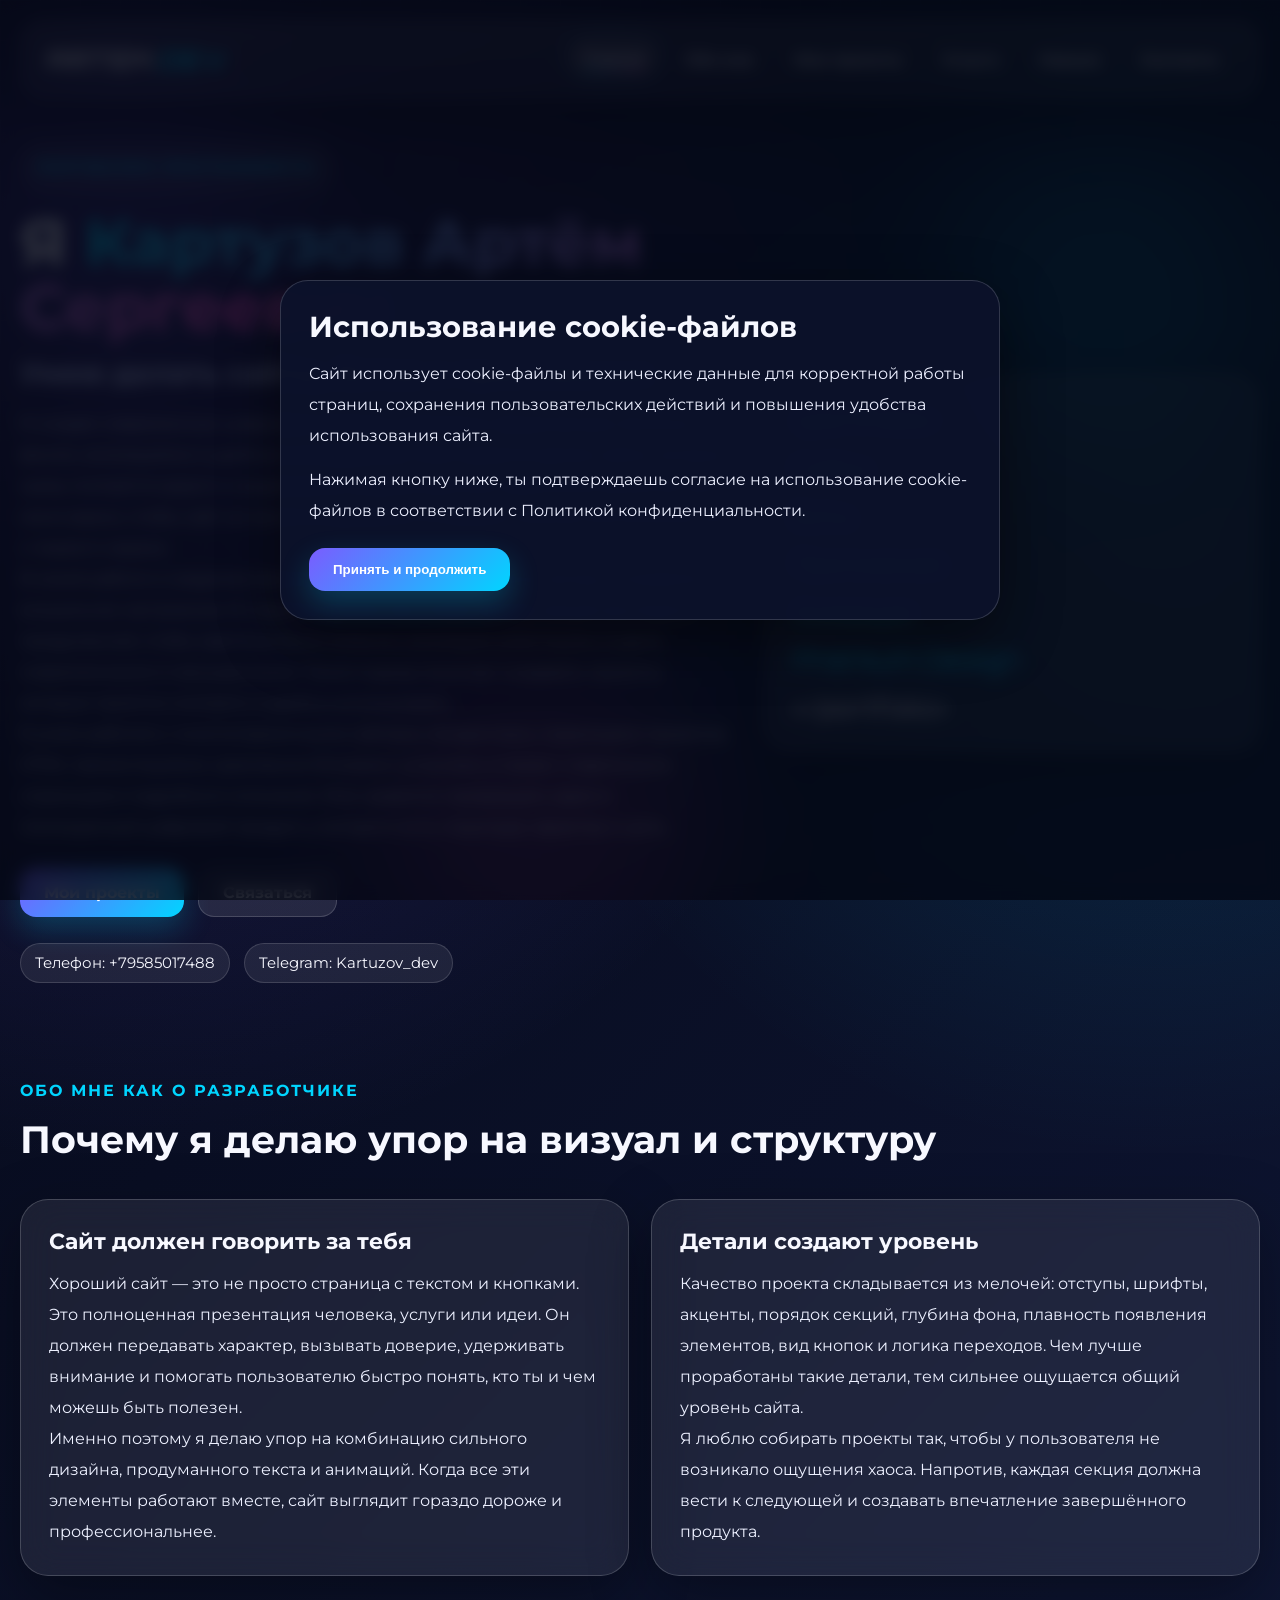
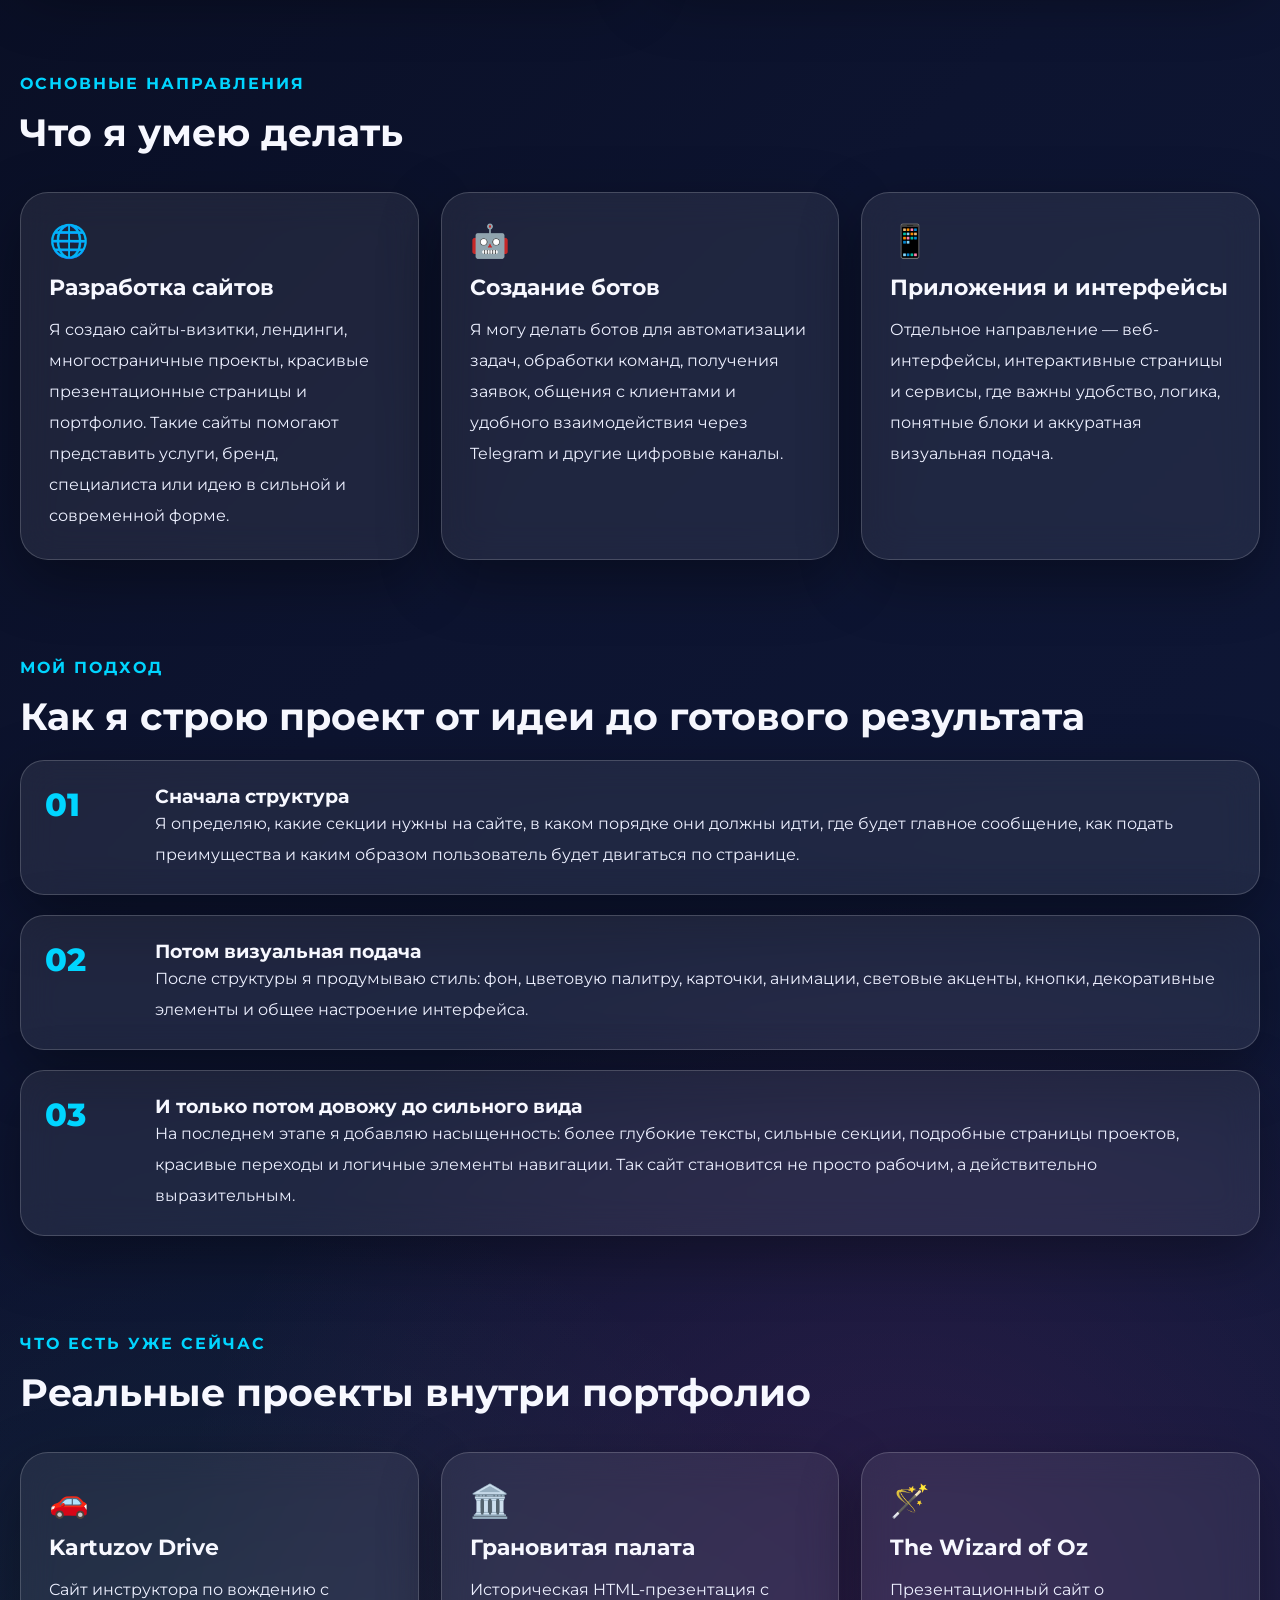
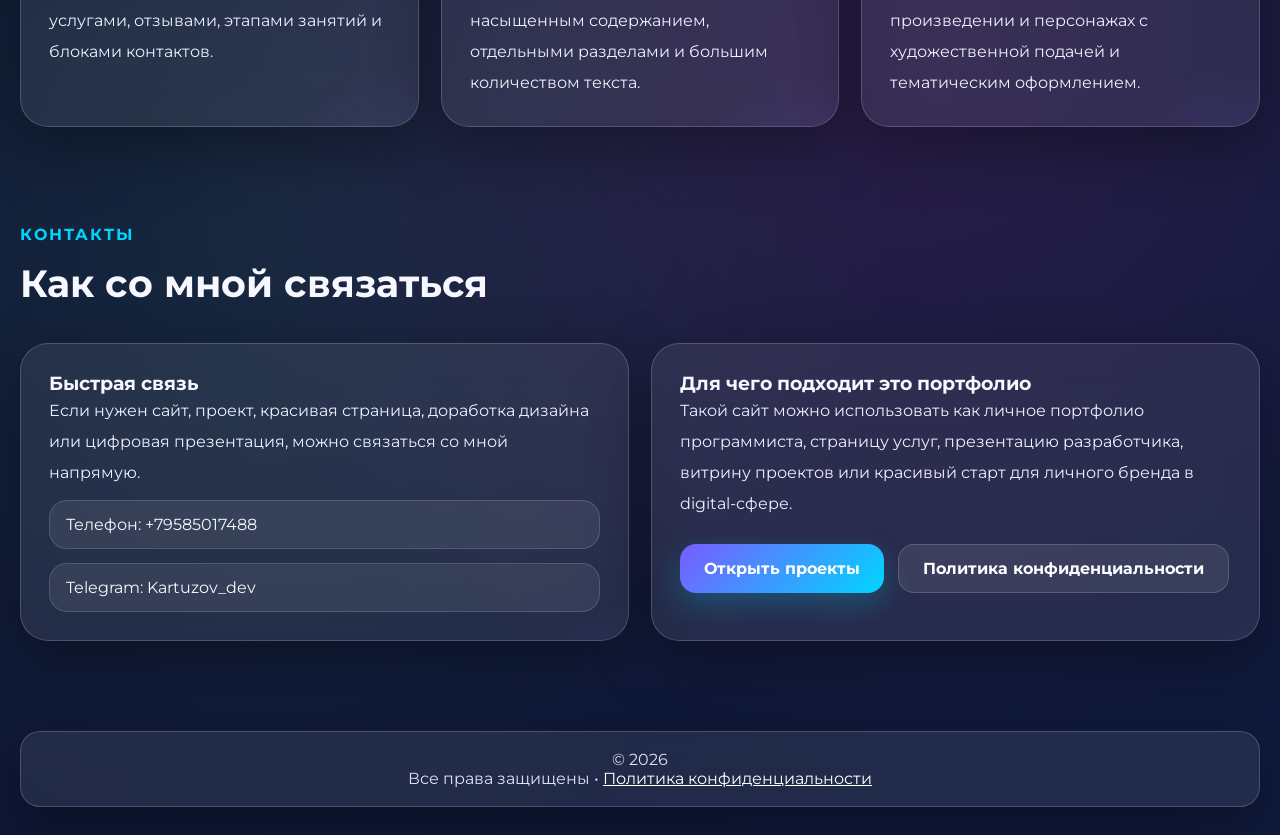
<file: index.html>
<!DOCTYPE html>
<html lang="ru">
<head>
  <meta charset="UTF-8" />
  <meta name="viewport" content="width=device-width, initial-scale=1.0" />
  <title>Артём Картузов — Главная</title>
  <link rel="preconnect" href="https://fonts.googleapis.com">
  <link rel="preconnect" href="https://fonts.gstatic.com" crossorigin>
  <link href="https://fonts.googleapis.com/css2?family=Montserrat:wght@400;500;700;800&family=Orbitron:wght@500;700&display=swap" rel="stylesheet">
  <style>
*{margin:0;padding:0;box-sizing:border-box}
:root{
  --bg:#050816;--bg2:#0d1430;--bg3:#101a3d;--text:#f7f8ff;--muted:#c7d2ff;
  --accent1:#7a5cff;--accent2:#00d5ff;--accent3:#ff4fd2;--accent4:#7dffb3;
  --glass:rgba(255,255,255,.08);--border:rgba(255,255,255,.18);--shadow:0 20px 60px rgba(0,0,0,.35)
}
html{scroll-behavior:smooth}
body{
  font-family:'Montserrat',sans-serif;
  background:
    radial-gradient(circle at 10% 10%, rgba(122,92,255,.22), transparent 20%),
    radial-gradient(circle at 90% 12%, rgba(0,213,255,.16), transparent 18%),
    radial-gradient(circle at 70% 80%, rgba(255,79,210,.12), transparent 22%),
    radial-gradient(circle at 20% 85%, rgba(125,255,179,.08), transparent 18%),
    linear-gradient(135deg,var(--bg),var(--bg2),var(--bg3));
  color:var(--text);min-height:100vh;overflow-x:hidden
}
body.cookies-locked{overflow:hidden}
.bg-animation{
  position:fixed;inset:0;z-index:-4;
  background:
    radial-gradient(circle at 20% 20%, rgba(122,92,255,.08), transparent 25%),
    radial-gradient(circle at 80% 30%, rgba(0,213,255,.07), transparent 25%),
    radial-gradient(circle at 50% 80%, rgba(255,79,210,.07), transparent 28%);
  background-size:200% 200%;animation:bgShift 14s ease infinite
}
.grid-overlay{
  position:fixed;inset:0;z-index:-3;pointer-events:none;
  background-image:linear-gradient(rgba(255,255,255,.03) 1px, transparent 1px),linear-gradient(90deg, rgba(255,255,255,.03) 1px, transparent 1px);
  background-size:40px 40px;mask-image:linear-gradient(to bottom, rgba(0,0,0,.9), rgba(0,0,0,.35))
}
.orbs{position:fixed;inset:0;z-index:-2;overflow:hidden;pointer-events:none}
.orb{position:absolute;border-radius:50%;filter:blur(70px);opacity:.22;animation:floatOrb 16s ease-in-out infinite}
.orb1{width:340px;height:340px;left:-60px;top:50px;background:var(--accent1)}
.orb2{width:280px;height:280px;right:40px;top:140px;background:var(--accent2);animation-delay:-4s}
.orb3{width:320px;height:320px;left:30%;bottom:-100px;background:var(--accent3);animation-delay:-8s}
.glass{background:var(--glass);backdrop-filter:blur(18px);-webkit-backdrop-filter:blur(18px);border:1px solid var(--border);box-shadow:var(--shadow)}
.header{
  width:calc(100% - 40px);max-width:1260px;margin:20px auto 0;border-radius:24px;padding:18px 26px;
  display:flex;justify-content:space-between;align-items:center;position:sticky;top:14px;z-index:50;
  background:linear-gradient(180deg, rgba(255,255,255,.11), rgba(255,255,255,.06))
}
.logo{font-family:'Orbitron',sans-serif;font-size:1.55rem;font-weight:700;letter-spacing:1px}
.logo span{color:var(--accent2)}
.nav{display:flex;gap:10px;flex-wrap:wrap;justify-content:center}
.nav a{
  color:var(--text);text-decoration:none;padding:11px 15px;border-radius:999px;transition:.35s ease;position:relative;
  font-weight:600;font-size:.95rem
}
.nav a::after{
  content:"";position:absolute;left:16px;right:16px;bottom:7px;height:2px;border-radius:10px;
  background:linear-gradient(90deg,var(--accent2),var(--accent3));transform:scaleX(0);transition:.35s ease
}
.nav a:hover,.nav a.active{background:rgba(255,255,255,.12);transform:translateY(-2px);box-shadow:0 0 25px rgba(0,213,255,.18)}
.nav a:hover::after,.nav a.active::after{transform:scaleX(1)}
main{width:min(1260px, calc(100% - 40px));margin:44px auto 90px}
.hero,.page-hero{display:grid;grid-template-columns:1.18fr .82fr;gap:30px;align-items:center;min-height:80vh}
.page-hero{grid-template-columns:1fr;min-height:auto;padding:58px 0 16px}
.hero-badge{
  display:inline-block;padding:10px 16px;border-radius:999px;border:1px solid rgba(255,255,255,.18);
  background:rgba(255,255,255,.07);color:var(--accent2);font-size:.88rem;font-weight:700;letter-spacing:2px;margin-bottom:18px
}
.hero h1,.page-hero h1{font-size:clamp(2.4rem,5vw,5.1rem);line-height:1.02;margin-bottom:16px}
.hero h1 span,.gradient-text{
  background:linear-gradient(90deg,var(--accent2),var(--accent3),#ffffff,var(--accent4));
  -webkit-background-clip:text;-webkit-text-fill-color:transparent;background-size:250% auto;animation:shine 6s linear infinite
}
.hero h2{font-size:clamp(1.2rem,2.2vw,2rem);color:var(--muted);margin-bottom:18px}
p,.lead,.card p,.service-card p,.project-card p,.timeline-item p,.detail-list li,.policy-card li,.feature-card p,.long-card p{font-size:1.02rem;line-height:1.9;color:#edf0ff}
.hero-buttons,.chip-row,.info-pills{display:flex;gap:14px;flex-wrap:wrap;margin-top:26px}
.btn{
  display:inline-flex;align-items:center;justify-content:center;gap:8px;text-decoration:none;padding:14px 24px;border-radius:16px;
  font-weight:700;transition:transform .35s ease, box-shadow .35s ease, background .35s ease;border:none;cursor:pointer
}
.btn:hover{transform:translateY(-4px) scale(1.02)}
.btn-primary{background:linear-gradient(135deg,var(--accent1),var(--accent2));color:#fff;box-shadow:0 12px 30px rgba(0,213,255,.22)}
.btn-secondary{background:rgba(255,255,255,.09);color:#fff;border:1px solid rgba(255,255,255,.16)}
.hero-card,.card,.service-card,.project-card,.detail-card,.contact-card,.policy-card,.feature-card,.long-card{
  border-radius:28px;padding:28px;position:relative;overflow:hidden
}
.hero-card{min-height:360px;display:flex;flex-direction:column;justify-content:center;gap:16px}
.hero-card::before,.project-card::before,.card::before,.service-card::before,.detail-card::before,.contact-card::before,.policy-card::before,.feature-card::before,.long-card::before{
  content:"";position:absolute;inset:auto -20% -60% auto;width:220px;height:220px;border-radius:50%;
  background:radial-gradient(circle, rgba(122,92,255,.12), transparent 70%);pointer-events:none
}
.code-line{font-family:'Orbitron',sans-serif;font-size:clamp(1.2rem,2vw,1.65rem);opacity:.98}
.code-line.accent{color:var(--accent2);text-shadow:0 0 20px rgba(0,213,255,.45)}
.grid-3,.grid-2,.projects-grid,.services-grid,.contact-grid,.policy-grid,.feature-grid,.long-grid{display:grid;gap:22px;margin-top:36px}
.grid-3,.services-grid,.feature-grid{grid-template-columns:repeat(3,1fr)}
.grid-2,.contact-grid,.long-grid{grid-template-columns:repeat(2,1fr)}
.projects-grid{grid-template-columns:repeat(3,1fr)}
.policy-grid{grid-template-columns:1fr}
.card h3,.service-card h3,.project-card h2,.detail-card h2,.policy-card h2,.feature-card h3,.long-card h3{margin-bottom:14px;font-size:1.35rem}
.section-title{margin-top:92px;margin-bottom:20px}
.section-title p{color:var(--accent2);letter-spacing:2px;font-weight:700;margin-bottom:10px}
.section-title h2{font-size:clamp(2rem,3vw,3.1rem)}
.icon{font-size:2rem;margin-bottom:14px}
.project-thumb{
  width:86px;height:86px;border-radius:22px;display:grid;place-items:center;font-size:2.2rem;margin-bottom:18px;
  background:rgba(255,255,255,.09);border:1px solid rgba(255,255,255,.16)
}
.project-glow{
  position:absolute;inset:auto -50px -50px auto;width:180px;height:180px;
  background:radial-gradient(circle, rgba(0,213,255,.36), transparent 70%);filter:blur(10px)
}
.tag{
  display:inline-flex;padding:10px 14px;border-radius:999px;background:rgba(255,255,255,.08);
  border:1px solid rgba(255,255,255,.14);font-size:.92rem
}
.hover-lift{transition:transform .35s ease, box-shadow .35s ease, border-color .35s ease, filter .35s ease}
.hover-lift:hover{transform:translateY(-10px);box-shadow:0 20px 50px rgba(0,0,0,.35),0 0 20px rgba(0,213,255,.22),0 0 42px rgba(122,92,255,.18);border-color:rgba(255,255,255,.32);filter:brightness(1.03)}
.reveal{opacity:0;transform:translateY(42px);transition:opacity .9s ease,transform .9s ease}
.reveal.visible{opacity:1;transform:translateY(0)}
.floating{animation:floatCard 5s ease-in-out infinite}
.timeline-list{display:flex;flex-direction:column;gap:20px;margin-top:20px}
.timeline-item{display:grid;grid-template-columns:90px 1fr;gap:20px;padding:24px;border-radius:24px}
.timeline-item span{font-size:2rem;font-weight:800;color:var(--accent2)}
.footer{
  width:min(1260px, calc(100% - 40px));margin:0 auto 28px;border-radius:20px;text-align:center;padding:18px;color:#dbe2ff
}
.footer-line{display:block}
.footer a{color:#fff}
.scroll-top{
  position:fixed;right:20px;bottom:20px;width:56px;height:56px;border:none;border-radius:50%;font-size:1.4rem;cursor:pointer;color:#fff;
  z-index:120;background:linear-gradient(135deg,var(--accent1),var(--accent2));box-shadow:0 10px 30px rgba(0,213,255,.25);
  opacity:0;pointer-events:none;transform:translateY(20px);transition:.3s ease
}
.scroll-top.show{opacity:1;pointer-events:auto;transform:translateY(0)}
.detail-hero{display:grid;grid-template-columns:1fr 1fr;gap:24px;align-items:stretch}
.preview-box{
  min-height:320px;border-radius:28px;padding:30px;display:flex;align-items:center;justify-content:center;text-align:center;
  background:
    radial-gradient(circle at top left, rgba(0,213,255,.22), transparent 30%),
    radial-gradient(circle at bottom right, rgba(255,79,210,.16), transparent 30%),
    rgba(255,255,255,.06);
  border:1px solid rgba(255,255,255,.14)
}
.preview-box .big-icon{font-size:5rem}
.detail-list,.policy-card ul{margin:16px 0 0 18px}
.detail-list li,.policy-card li{margin-bottom:10px}
.contact-list{display:flex;flex-direction:column;gap:14px;margin-top:12px}
.contact-item{padding:14px 16px;border-radius:18px;background:rgba(255,255,255,.08);border:1px solid rgba(255,255,255,.14)}
.note{margin-top:24px;padding:18px;border-radius:18px;background:rgba(255,255,255,.06);border:1px solid rgba(255,255,255,.12)}
.cookie-overlay{
  position:fixed;inset:0;background:rgba(4,8,20,.82);backdrop-filter:blur(8px);display:none;
  align-items:center;justify-content:center;z-index:1000;padding:20px
}
.cookie-overlay.show{display:flex}
.cookie-box{
  width:min(720px,100%);padding:28px;border-radius:28px;background:rgba(12,18,44,.95);
  border:1px solid rgba(255,255,255,.16);box-shadow:0 20px 60px rgba(0,0,0,.45)
}
.cookie-box h2{margin-bottom:14px;font-size:1.8rem}
.cookie-box p{margin-bottom:14px}
.cookie-box .btn{margin-top:8px}
@keyframes bgShift{0%{background-position:0% 50%}50%{background-position:100% 50%}100%{background-position:0% 50%}}
@keyframes floatCard{0%,100%{transform:translateY(0)}50%{transform:translateY(-14px)}}
@keyframes shine{0%{background-position:0% center}100%{background-position:250% center}}
@keyframes floatOrb{0%,100%{transform:translate(0,0) scale(1)}50%{transform:translate(35px,-30px) scale(1.08)}}
@media (max-width:1100px){
  .hero,.detail-hero,.grid-3,.grid-2,.projects-grid,.services-grid,.contact-grid,.feature-grid,.long-grid{grid-template-columns:1fr}
  .header{flex-direction:column;gap:14px}.hero{min-height:auto;padding-top:26px}
}
@media (max-width:640px){
  .hero h1,.page-hero h1{font-size:2.1rem}
  .hero-card,.card,.service-card,.project-card,.detail-card,.contact-card,.policy-card,.timeline-item,.feature-card,.long-card,.cookie-box{padding:22px}
  .timeline-item{grid-template-columns:1fr}
}
</style>
</head>
<body>
  <div class="bg-animation"></div>
  <div class="grid-overlay"></div>
  <div class="orbs">
    <div class="orb orb1"></div>
    <div class="orb orb2"></div>
    <div class="orb orb3"></div>
  </div>
  <button class="scroll-top" id="scrollTopBtn" aria-label="Наверх">↑</button>
  <header class="header glass">
    <div class="logo">ARTEM<span>.DEV</span></div>
    <nav class="nav"><a href="index.html" class="active">Главная</a><a href="about.html">Обо мне</a><a href="projects.html">Мои проекты</a><a href="services.html">Услуги</a><a href="skills.html">Навыки</a><a href="contacts.html">Контакты</a></nav>
  </header>
  
<main>
  <section class="hero reveal">
    <div>
      <p class="hero-badge">ПОРТФОЛИО ПРОГРАММИСТА</p>
      <h1>Я <span>Картузов Артём Сергеевич</span></h1>
      <h2>Умею делать сайты, ботов и приложения</h2>
      <p>Я создаю современные цифровые проекты с красивым оформлением, богатым фоном, анимациями и удобным интерфейсом. Мне нравится делать сайты, которые сразу смотрятся дорого и выделяются на фоне обычных шаблонных решений. Для меня важно, чтобы сайт не просто открывался, а создавал сильное впечатление уже с первого экрана.</p>
      <p>В своей работе я соединяю верстку, анимации, подачу текста, логику интерфейса и визуальное настроение. Я стараюсь делать так, чтобы каждая секция выглядела продуманной, чтобы карточки были живыми, анимации уместными, а цвета современными и насыщенными. Такой подход помогает создавать проекты, которые приятно смотреть и удобно использовать.</p>
      <p>Я умею работать с многостраничными сайтами, лендингами, страницами проектов, HTML-презентациями, красивыми блоками с услугами, а также с отдельными страницами подробного описания. Мне нравится превращать идею в полноценный цифровой продукт, у которого есть структура, характер и цель.</p>
      <div class="hero-buttons">
        <a href="projects.html" class="btn btn-primary">Мои проекты</a>
        <a href="contacts.html" class="btn btn-secondary">Связаться</a>
      </div>
      <div class="info-pills">
        <span class="tag">Телефон: +79585017488</span>
        <span class="tag">Telegram: Kartuzov_dev</span>
      </div>
    </div>
    <div class="hero-card glass floating">
      <div class="code-line">&lt;portfolio&gt;</div>
      <div class="code-line accent">Сайты</div>
      <div class="code-line accent">Боты</div>
      <div class="code-line accent">Приложения</div>
      <div class="code-line accent">Анимации</div>
      <div class="code-line accent">Premium Design</div>
      <div class="code-line">&lt;/portfolio&gt;</div>
    </div>
  </section>

  <section class="section-title reveal"><p>ОБО МНЕ КАК О РАЗРАБОТЧИКЕ</p><h2>Почему я делаю упор на визуал и структуру</h2></section>
  <section class="long-grid reveal">
    <div class="long-card glass hover-lift">
      <h3>Сайт должен говорить за тебя</h3>
      <p>Хороший сайт — это не просто страница с текстом и кнопками. Это полноценная презентация человека, услуги или идеи. Он должен передавать характер, вызывать доверие, удерживать внимание и помогать пользователю быстро понять, кто ты и чем можешь быть полезен.</p>
      <p>Именно поэтому я делаю упор на комбинацию сильного дизайна, продуманного текста и анимаций. Когда все эти элементы работают вместе, сайт выглядит гораздо дороже и профессиональнее.</p>
    </div>
    <div class="long-card glass hover-lift">
      <h3>Детали создают уровень</h3>
      <p>Качество проекта складывается из мелочей: отступы, шрифты, акценты, порядок секций, глубина фона, плавность появления элементов, вид кнопок и логика переходов. Чем лучше проработаны такие детали, тем сильнее ощущается общий уровень сайта.</p>
      <p>Я люблю собирать проекты так, чтобы у пользователя не возникало ощущения хаоса. Напротив, каждая секция должна вести к следующей и создавать впечатление завершённого продукта.</p>
    </div>
  </section>

  <section class="section-title reveal"><p>ОСНОВНЫЕ НАПРАВЛЕНИЯ</p><h2>Что я умею делать</h2></section>
  <section class="feature-grid reveal">
    <div class="feature-card glass hover-lift">
      <div class="icon">🌐</div>
      <h3>Разработка сайтов</h3>
      <p>Я создаю сайты-визитки, лендинги, многостраничные проекты, красивые презентационные страницы и портфолио. Такие сайты помогают представить услуги, бренд, специалиста или идею в сильной и современной форме.</p>
    </div>
    <div class="feature-card glass hover-lift">
      <div class="icon">🤖</div>
      <h3>Создание ботов</h3>
      <p>Я могу делать ботов для автоматизации задач, обработки команд, получения заявок, общения с клиентами и удобного взаимодействия через Telegram и другие цифровые каналы.</p>
    </div>
    <div class="feature-card glass hover-lift">
      <div class="icon">📱</div>
      <h3>Приложения и интерфейсы</h3>
      <p>Отдельное направление — веб-интерфейсы, интерактивные страницы и сервисы, где важны удобство, логика, понятные блоки и аккуратная визуальная подача.</p>
    </div>
  </section>

  <section class="section-title reveal"><p>МОЙ ПОДХОД</p><h2>Как я строю проект от идеи до готового результата</h2></section>
  <section class="timeline-list reveal">
    <div class="timeline-item glass hover-lift">
      <span>01</span>
      <div>
        <h3>Сначала структура</h3>
        <p>Я определяю, какие секции нужны на сайте, в каком порядке они должны идти, где будет главное сообщение, как подать преимущества и каким образом пользователь будет двигаться по странице.</p>
      </div>
    </div>
    <div class="timeline-item glass hover-lift">
      <span>02</span>
      <div>
        <h3>Потом визуальная подача</h3>
        <p>После структуры я продумываю стиль: фон, цветовую палитру, карточки, анимации, световые акценты, кнопки, декоративные элементы и общее настроение интерфейса.</p>
      </div>
    </div>
    <div class="timeline-item glass hover-lift">
      <span>03</span>
      <div>
        <h3>И только потом довожу до сильного вида</h3>
        <p>На последнем этапе я добавляю насыщенность: более глубокие тексты, сильные секции, подробные страницы проектов, красивые переходы и логичные элементы навигации. Так сайт становится не просто рабочим, а действительно выразительным.</p>
      </div>
    </div>
  </section>

  <section class="section-title reveal"><p>ЧТО ЕСТЬ УЖЕ СЕЙЧАС</p><h2>Реальные проекты внутри портфолио</h2></section>
  <section class="grid-3 reveal">
    <div class="card glass hover-lift"><div class="icon">🚗</div><h3>Kartuzov Drive</h3><p>Сайт инструктора по вождению с услугами, отзывами, этапами занятий и блоками контактов.</p></div>
    <div class="card glass hover-lift"><div class="icon">🏛️</div><h3>Грановитая палата</h3><p>Историческая HTML-презентация с насыщенным содержанием, отдельными разделами и большим количеством текста.</p></div>
    <div class="card glass hover-lift"><div class="icon">🪄</div><h3>The Wizard of Oz</h3><p>Презентационный сайт о произведении и персонажах с художественной подачей и тематическим оформлением.</p></div>
  </section>

  <section class="section-title reveal"><p>КОНТАКТЫ</p><h2>Как со мной связаться</h2></section>
  <section class="grid-2 reveal">
    <div class="contact-card glass hover-lift">
      <h3>Быстрая связь</h3>
      <p>Если нужен сайт, проект, красивая страница, доработка дизайна или цифровая презентация, можно связаться со мной напрямую.</p>
      <div class="contact-list">
        <div class="contact-item">Телефон: +79585017488</div>
        <div class="contact-item">Telegram: Kartuzov_dev</div>
      </div>
    </div>
    <div class="contact-card glass hover-lift">
      <h3>Для чего подходит это портфолио</h3>
      <p>Такой сайт можно использовать как личное портфолио программиста, страницу услуг, презентацию разработчика, витрину проектов или красивый старт для личного бренда в digital-сфере.</p>
      <div class="hero-buttons">
        <a href="projects.html" class="btn btn-primary">Открыть проекты</a>
        <a href="privacy.html" class="btn btn-secondary">Политика конфиденциальности</a>
      </div>
    </div>
  </section>
</main>

  
  <footer class="footer glass">
    <span class="footer-line">© 2026</span>
    <span class="footer-line">Все права защищены • <a href="privacy.html">Политика конфиденциальности</a></span>
  </footer>

  
  <div class="cookie-overlay" id="cookieOverlay">
    <div class="cookie-box">
      <h2>Использование cookie-файлов</h2>
      <p>Сайт использует cookie-файлы и технические данные для корректной работы страниц, сохранения пользовательских действий и повышения удобства использования сайта.</p>
      <p>Нажимая кнопку ниже, ты подтверждаешь согласие на использование cookie-файлов в соответствии с Политикой конфиденциальности.</p>
      <button class="btn btn-primary" id="acceptCookiesBtn">Принять и продолжить</button>
    </div>
  </div>

  <script>
document.addEventListener('DOMContentLoaded', () => {
  const revealElements = document.querySelectorAll('.reveal');
  const revealOnScroll = () => {
    const trigger = window.innerHeight * 0.85;
    revealElements.forEach(el => {
      const rect = el.getBoundingClientRect();
      if (rect.top < trigger) el.classList.add('visible');
    });
  };
  revealOnScroll();
  window.addEventListener('scroll', revealOnScroll);
const scrollTopBtn = document.getElementById('scrollTopBtn');
  if (scrollTopBtn) {
    const toggleButton = () => {
      if (window.scrollY > 260) scrollTopBtn.classList.add('show');
      else scrollTopBtn.classList.remove('show');
    };
    toggleButton();
    window.addEventListener('scroll', toggleButton);
    scrollTopBtn.addEventListener('click', () => window.scrollTo({ top: 0, behavior: 'smooth' }));
  }

  document.querySelectorAll('a[href]').forEach(link => {
    link.addEventListener('click', () => {
      try {
        const url = new URL(link.href, window.location.href);
        const sameOrigin = url.origin === window.location.origin;
        const isHtml = url.pathname.endsWith('.html') || url.pathname === '/' || url.pathname === '';
        if (sameOrigin && isHtml) sessionStorage.setItem('skipCookieOnce', '1');
      } catch (e) {}
    });
  });

  const cookieOverlay = document.getElementById('cookieOverlay');
  const acceptCookiesBtn = document.getElementById('acceptCookiesBtn');
  const shouldSkipCookie = sessionStorage.getItem('skipCookieOnce') === '1';

  if (cookieOverlay && !shouldSkipCookie) {
    cookieOverlay.classList.add('show');
    document.body.classList.add('cookies-locked');
  }
  if (shouldSkipCookie) {
    sessionStorage.removeItem('skipCookieOnce');
  }

  if (acceptCookiesBtn && cookieOverlay) {
    acceptCookiesBtn.addEventListener('click', () => {
      cookieOverlay.classList.remove('show');
      document.body.classList.remove('cookies-locked');
    });
  }

  const createParticle = () => {
    const particle = document.createElement('span');
    particle.style.position = 'fixed';
    particle.style.width = `${Math.random() * 6 + 4}px`;
    particle.style.height = particle.style.width;
    particle.style.left = `${Math.random() * window.innerWidth}px`;
    particle.style.top = `${window.innerHeight + 20}px`;
    particle.style.borderRadius = '50%';
    particle.style.pointerEvents = 'none';
    particle.style.background = Math.random() > 0.5 ? 'rgba(0, 213, 255, 0.8)' : 'rgba(255, 79, 210, 0.75)';
    particle.style.boxShadow = '0 0 20px currentColor';
    particle.style.zIndex = '-1';
    particle.style.opacity = '0.7';
    particle.style.transition = 'transform 6s linear, opacity 6s linear, top 6s linear';
    document.body.appendChild(particle);
    requestAnimationFrame(() => {
      particle.style.top = '-40px';
      particle.style.transform = `translateX(${(Math.random() - 0.5) * 220}px) scale(${Math.random() * 1.5 + 0.6})`;
      particle.style.opacity = '0';
    });
    setTimeout(() => particle.remove(), 6000);
  };
  setInterval(createParticle, 420);
});
</script>
</body>
</html>
</file>
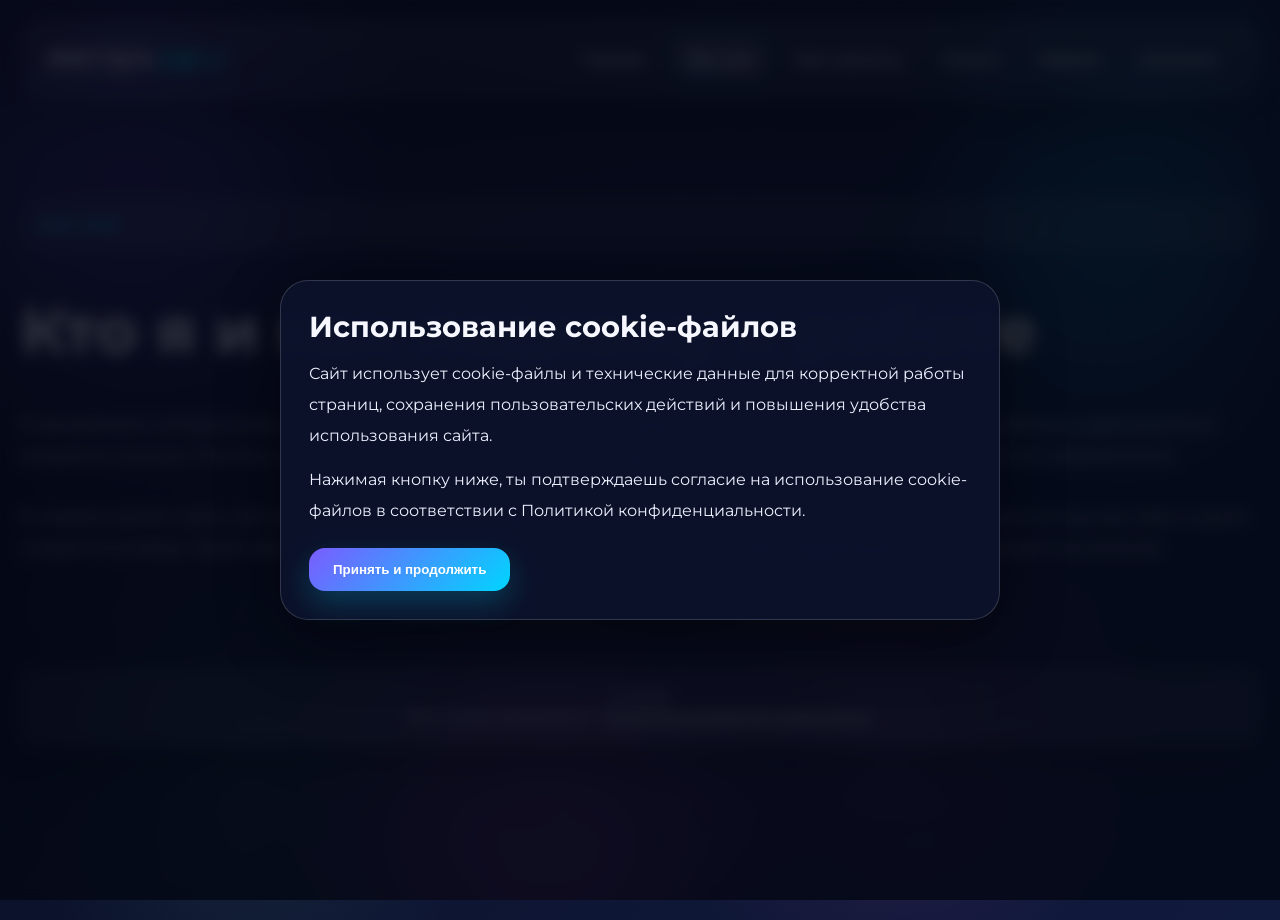
<file: about.html>
<!DOCTYPE html>
<html lang="ru">
<head>
  <meta charset="UTF-8" />
  <meta name="viewport" content="width=device-width, initial-scale=1.0" />
  <title>Обо мне — Артём Картузов</title>
  <link rel="preconnect" href="https://fonts.googleapis.com">
  <link rel="preconnect" href="https://fonts.gstatic.com" crossorigin>
  <link href="https://fonts.googleapis.com/css2?family=Montserrat:wght@400;500;700;800&family=Orbitron:wght@500;700&display=swap" rel="stylesheet">
  <style>
*{margin:0;padding:0;box-sizing:border-box}
:root{
  --bg:#050816;--bg2:#0d1430;--bg3:#101a3d;--text:#f7f8ff;--muted:#c7d2ff;
  --accent1:#7a5cff;--accent2:#00d5ff;--accent3:#ff4fd2;--accent4:#7dffb3;
  --glass:rgba(255,255,255,.08);--border:rgba(255,255,255,.18);--shadow:0 20px 60px rgba(0,0,0,.35)
}
html{scroll-behavior:smooth}
body{
  font-family:'Montserrat',sans-serif;
  background:
    radial-gradient(circle at 10% 10%, rgba(122,92,255,.22), transparent 20%),
    radial-gradient(circle at 90% 12%, rgba(0,213,255,.16), transparent 18%),
    radial-gradient(circle at 70% 80%, rgba(255,79,210,.12), transparent 22%),
    radial-gradient(circle at 20% 85%, rgba(125,255,179,.08), transparent 18%),
    linear-gradient(135deg,var(--bg),var(--bg2),var(--bg3));
  color:var(--text);min-height:100vh;overflow-x:hidden
}
body.cookies-locked{overflow:hidden}
.bg-animation{
  position:fixed;inset:0;z-index:-4;
  background:
    radial-gradient(circle at 20% 20%, rgba(122,92,255,.08), transparent 25%),
    radial-gradient(circle at 80% 30%, rgba(0,213,255,.07), transparent 25%),
    radial-gradient(circle at 50% 80%, rgba(255,79,210,.07), transparent 28%);
  background-size:200% 200%;animation:bgShift 14s ease infinite
}
.grid-overlay{
  position:fixed;inset:0;z-index:-3;pointer-events:none;
  background-image:linear-gradient(rgba(255,255,255,.03) 1px, transparent 1px),linear-gradient(90deg, rgba(255,255,255,.03) 1px, transparent 1px);
  background-size:40px 40px;mask-image:linear-gradient(to bottom, rgba(0,0,0,.9), rgba(0,0,0,.35))
}
.orbs{position:fixed;inset:0;z-index:-2;overflow:hidden;pointer-events:none}
.orb{position:absolute;border-radius:50%;filter:blur(70px);opacity:.22;animation:floatOrb 16s ease-in-out infinite}
.orb1{width:340px;height:340px;left:-60px;top:50px;background:var(--accent1)}
.orb2{width:280px;height:280px;right:40px;top:140px;background:var(--accent2);animation-delay:-4s}
.orb3{width:320px;height:320px;left:30%;bottom:-100px;background:var(--accent3);animation-delay:-8s}
.glass{background:var(--glass);backdrop-filter:blur(18px);-webkit-backdrop-filter:blur(18px);border:1px solid var(--border);box-shadow:var(--shadow)}
.header{
  width:calc(100% - 40px);max-width:1260px;margin:20px auto 0;border-radius:24px;padding:18px 26px;
  display:flex;justify-content:space-between;align-items:center;position:sticky;top:14px;z-index:50;
  background:linear-gradient(180deg, rgba(255,255,255,.11), rgba(255,255,255,.06))
}
.logo{font-family:'Orbitron',sans-serif;font-size:1.55rem;font-weight:700;letter-spacing:1px}
.logo span{color:var(--accent2)}
.nav{display:flex;gap:10px;flex-wrap:wrap;justify-content:center}
.nav a{
  color:var(--text);text-decoration:none;padding:11px 15px;border-radius:999px;transition:.35s ease;position:relative;
  font-weight:600;font-size:.95rem
}
.nav a::after{
  content:"";position:absolute;left:16px;right:16px;bottom:7px;height:2px;border-radius:10px;
  background:linear-gradient(90deg,var(--accent2),var(--accent3));transform:scaleX(0);transition:.35s ease
}
.nav a:hover,.nav a.active{background:rgba(255,255,255,.12);transform:translateY(-2px);box-shadow:0 0 25px rgba(0,213,255,.18)}
.nav a:hover::after,.nav a.active::after{transform:scaleX(1)}
main{width:min(1260px, calc(100% - 40px));margin:44px auto 90px}
.hero,.page-hero{display:grid;grid-template-columns:1.18fr .82fr;gap:30px;align-items:center;min-height:80vh}
.page-hero{grid-template-columns:1fr;min-height:auto;padding:58px 0 16px}
.hero-badge{
  display:inline-block;padding:10px 16px;border-radius:999px;border:1px solid rgba(255,255,255,.18);
  background:rgba(255,255,255,.07);color:var(--accent2);font-size:.88rem;font-weight:700;letter-spacing:2px;margin-bottom:18px
}
.hero h1,.page-hero h1{font-size:clamp(2.4rem,5vw,5.1rem);line-height:1.02;margin-bottom:16px}
.hero h1 span,.gradient-text{
  background:linear-gradient(90deg,var(--accent2),var(--accent3),#ffffff,var(--accent4));
  -webkit-background-clip:text;-webkit-text-fill-color:transparent;background-size:250% auto;animation:shine 6s linear infinite
}
.hero h2{font-size:clamp(1.2rem,2.2vw,2rem);color:var(--muted);margin-bottom:18px}
p,.lead,.card p,.service-card p,.project-card p,.timeline-item p,.detail-list li,.policy-card li,.feature-card p,.long-card p{font-size:1.02rem;line-height:1.9;color:#edf0ff}
.hero-buttons,.chip-row,.info-pills{display:flex;gap:14px;flex-wrap:wrap;margin-top:26px}
.btn{
  display:inline-flex;align-items:center;justify-content:center;gap:8px;text-decoration:none;padding:14px 24px;border-radius:16px;
  font-weight:700;transition:transform .35s ease, box-shadow .35s ease, background .35s ease;border:none;cursor:pointer
}
.btn:hover{transform:translateY(-4px) scale(1.02)}
.btn-primary{background:linear-gradient(135deg,var(--accent1),var(--accent2));color:#fff;box-shadow:0 12px 30px rgba(0,213,255,.22)}
.btn-secondary{background:rgba(255,255,255,.09);color:#fff;border:1px solid rgba(255,255,255,.16)}
.hero-card,.card,.service-card,.project-card,.detail-card,.contact-card,.policy-card,.feature-card,.long-card{
  border-radius:28px;padding:28px;position:relative;overflow:hidden
}
.hero-card{min-height:360px;display:flex;flex-direction:column;justify-content:center;gap:16px}
.hero-card::before,.project-card::before,.card::before,.service-card::before,.detail-card::before,.contact-card::before,.policy-card::before,.feature-card::before,.long-card::before{
  content:"";position:absolute;inset:auto -20% -60% auto;width:220px;height:220px;border-radius:50%;
  background:radial-gradient(circle, rgba(122,92,255,.12), transparent 70%);pointer-events:none
}
.code-line{font-family:'Orbitron',sans-serif;font-size:clamp(1.2rem,2vw,1.65rem);opacity:.98}
.code-line.accent{color:var(--accent2);text-shadow:0 0 20px rgba(0,213,255,.45)}
.grid-3,.grid-2,.projects-grid,.services-grid,.contact-grid,.policy-grid,.feature-grid,.long-grid{display:grid;gap:22px;margin-top:36px}
.grid-3,.services-grid,.feature-grid{grid-template-columns:repeat(3,1fr)}
.grid-2,.contact-grid,.long-grid{grid-template-columns:repeat(2,1fr)}
.projects-grid{grid-template-columns:repeat(3,1fr)}
.policy-grid{grid-template-columns:1fr}
.card h3,.service-card h3,.project-card h2,.detail-card h2,.policy-card h2,.feature-card h3,.long-card h3{margin-bottom:14px;font-size:1.35rem}
.section-title{margin-top:92px;margin-bottom:20px}
.section-title p{color:var(--accent2);letter-spacing:2px;font-weight:700;margin-bottom:10px}
.section-title h2{font-size:clamp(2rem,3vw,3.1rem)}
.icon{font-size:2rem;margin-bottom:14px}
.project-thumb{
  width:86px;height:86px;border-radius:22px;display:grid;place-items:center;font-size:2.2rem;margin-bottom:18px;
  background:rgba(255,255,255,.09);border:1px solid rgba(255,255,255,.16)
}
.project-glow{
  position:absolute;inset:auto -50px -50px auto;width:180px;height:180px;
  background:radial-gradient(circle, rgba(0,213,255,.36), transparent 70%);filter:blur(10px)
}
.tag{
  display:inline-flex;padding:10px 14px;border-radius:999px;background:rgba(255,255,255,.08);
  border:1px solid rgba(255,255,255,.14);font-size:.92rem
}
.hover-lift{transition:transform .35s ease, box-shadow .35s ease, border-color .35s ease, filter .35s ease}
.hover-lift:hover{transform:translateY(-10px);box-shadow:0 20px 50px rgba(0,0,0,.35),0 0 20px rgba(0,213,255,.22),0 0 42px rgba(122,92,255,.18);border-color:rgba(255,255,255,.32);filter:brightness(1.03)}
.reveal{opacity:0;transform:translateY(42px);transition:opacity .9s ease,transform .9s ease}
.reveal.visible{opacity:1;transform:translateY(0)}
.floating{animation:floatCard 5s ease-in-out infinite}
.timeline-list{display:flex;flex-direction:column;gap:20px;margin-top:20px}
.timeline-item{display:grid;grid-template-columns:90px 1fr;gap:20px;padding:24px;border-radius:24px}
.timeline-item span{font-size:2rem;font-weight:800;color:var(--accent2)}
.footer{
  width:min(1260px, calc(100% - 40px));margin:0 auto 28px;border-radius:20px;text-align:center;padding:18px;color:#dbe2ff
}
.footer-line{display:block}
.footer a{color:#fff}
.scroll-top{
  position:fixed;right:20px;bottom:20px;width:56px;height:56px;border:none;border-radius:50%;font-size:1.4rem;cursor:pointer;color:#fff;
  z-index:120;background:linear-gradient(135deg,var(--accent1),var(--accent2));box-shadow:0 10px 30px rgba(0,213,255,.25);
  opacity:0;pointer-events:none;transform:translateY(20px);transition:.3s ease
}
.scroll-top.show{opacity:1;pointer-events:auto;transform:translateY(0)}
.detail-hero{display:grid;grid-template-columns:1fr 1fr;gap:24px;align-items:stretch}
.preview-box{
  min-height:320px;border-radius:28px;padding:30px;display:flex;align-items:center;justify-content:center;text-align:center;
  background:
    radial-gradient(circle at top left, rgba(0,213,255,.22), transparent 30%),
    radial-gradient(circle at bottom right, rgba(255,79,210,.16), transparent 30%),
    rgba(255,255,255,.06);
  border:1px solid rgba(255,255,255,.14)
}
.preview-box .big-icon{font-size:5rem}
.detail-list,.policy-card ul{margin:16px 0 0 18px}
.detail-list li,.policy-card li{margin-bottom:10px}
.contact-list{display:flex;flex-direction:column;gap:14px;margin-top:12px}
.contact-item{padding:14px 16px;border-radius:18px;background:rgba(255,255,255,.08);border:1px solid rgba(255,255,255,.14)}
.note{margin-top:24px;padding:18px;border-radius:18px;background:rgba(255,255,255,.06);border:1px solid rgba(255,255,255,.12)}
.cookie-overlay{
  position:fixed;inset:0;background:rgba(4,8,20,.82);backdrop-filter:blur(8px);display:none;
  align-items:center;justify-content:center;z-index:1000;padding:20px
}
.cookie-overlay.show{display:flex}
.cookie-box{
  width:min(720px,100%);padding:28px;border-radius:28px;background:rgba(12,18,44,.95);
  border:1px solid rgba(255,255,255,.16);box-shadow:0 20px 60px rgba(0,0,0,.45)
}
.cookie-box h2{margin-bottom:14px;font-size:1.8rem}
.cookie-box p{margin-bottom:14px}
.cookie-box .btn{margin-top:8px}
@keyframes bgShift{0%{background-position:0% 50%}50%{background-position:100% 50%}100%{background-position:0% 50%}}
@keyframes floatCard{0%,100%{transform:translateY(0)}50%{transform:translateY(-14px)}}
@keyframes shine{0%{background-position:0% center}100%{background-position:250% center}}
@keyframes floatOrb{0%,100%{transform:translate(0,0) scale(1)}50%{transform:translate(35px,-30px) scale(1.08)}}
@media (max-width:1100px){
  .hero,.detail-hero,.grid-3,.grid-2,.projects-grid,.services-grid,.contact-grid,.feature-grid,.long-grid{grid-template-columns:1fr}
  .header{flex-direction:column;gap:14px}.hero{min-height:auto;padding-top:26px}
}
@media (max-width:640px){
  .hero h1,.page-hero h1{font-size:2.1rem}
  .hero-card,.card,.service-card,.project-card,.detail-card,.contact-card,.policy-card,.timeline-item,.feature-card,.long-card,.cookie-box{padding:22px}
  .timeline-item{grid-template-columns:1fr}
}
</style>
</head>
<body>
  <div class="bg-animation"></div>
  <div class="grid-overlay"></div>
  <div class="orbs">
    <div class="orb orb1"></div>
    <div class="orb orb2"></div>
    <div class="orb orb3"></div>
  </div>
  <button class="scroll-top" id="scrollTopBtn" aria-label="Наверх">↑</button>
  <header class="header glass">
    <div class="logo">ARTEM<span>.DEV</span></div>
    <nav class="nav"><a href="index.html">Главная</a><a href="about.html" class="active">Обо мне</a><a href="projects.html">Мои проекты</a><a href="services.html">Услуги</a><a href="skills.html">Навыки</a><a href="contacts.html">Контакты</a></nav>
  </header>
  
<main>
  <section class="page-hero reveal">
    <p class="hero-badge">ОБО МНЕ</p>
    <h1>Кто я и как подхожу к работе</h1>
    <p>Я программист, который умеет делать сайты, ботов и приложения. Мне нравится, когда проект выглядит не просто рабочим, а действительно визуально сильным. Поэтому я уделяю внимание цветам, композиции, фону, интерактиву, текстам и общему ощущению современности.</p>
    <p>Я стараюсь делать сайты, где каждая секция выглядит продуманной: блоки не случайны, карточки не пустые, анимации не лишние, а фон и цвета создают атмосферу. Такой подход позволяет получить сайт, который не только показывает информацию, но и производит впечатление.</p>
  </section>
</main>

  
  <footer class="footer glass">
    <span class="footer-line">© 2026</span>
    <span class="footer-line">Все права защищены • <a href="privacy.html">Политика конфиденциальности</a></span>
  </footer>

  
  <div class="cookie-overlay" id="cookieOverlay">
    <div class="cookie-box">
      <h2>Использование cookie-файлов</h2>
      <p>Сайт использует cookie-файлы и технические данные для корректной работы страниц, сохранения пользовательских действий и повышения удобства использования сайта.</p>
      <p>Нажимая кнопку ниже, ты подтверждаешь согласие на использование cookie-файлов в соответствии с Политикой конфиденциальности.</p>
      <button class="btn btn-primary" id="acceptCookiesBtn">Принять и продолжить</button>
    </div>
  </div>

  <script>
document.addEventListener('DOMContentLoaded', () => {
  const revealElements = document.querySelectorAll('.reveal');
  const revealOnScroll = () => {
    const trigger = window.innerHeight * 0.85;
    revealElements.forEach(el => {
      const rect = el.getBoundingClientRect();
      if (rect.top < trigger) el.classList.add('visible');
    });
  };
  revealOnScroll();
  window.addEventListener('scroll', revealOnScroll);
const scrollTopBtn = document.getElementById('scrollTopBtn');
  if (scrollTopBtn) {
    const toggleButton = () => {
      if (window.scrollY > 260) scrollTopBtn.classList.add('show');
      else scrollTopBtn.classList.remove('show');
    };
    toggleButton();
    window.addEventListener('scroll', toggleButton);
    scrollTopBtn.addEventListener('click', () => window.scrollTo({ top: 0, behavior: 'smooth' }));
  }

  document.querySelectorAll('a[href]').forEach(link => {
    link.addEventListener('click', () => {
      try {
        const url = new URL(link.href, window.location.href);
        const sameOrigin = url.origin === window.location.origin;
        const isHtml = url.pathname.endsWith('.html') || url.pathname === '/' || url.pathname === '';
        if (sameOrigin && isHtml) sessionStorage.setItem('skipCookieOnce', '1');
      } catch (e) {}
    });
  });

  const cookieOverlay = document.getElementById('cookieOverlay');
  const acceptCookiesBtn = document.getElementById('acceptCookiesBtn');
  const shouldSkipCookie = sessionStorage.getItem('skipCookieOnce') === '1';

  if (cookieOverlay && !shouldSkipCookie) {
    cookieOverlay.classList.add('show');
    document.body.classList.add('cookies-locked');
  }
  if (shouldSkipCookie) {
    sessionStorage.removeItem('skipCookieOnce');
  }

  if (acceptCookiesBtn && cookieOverlay) {
    acceptCookiesBtn.addEventListener('click', () => {
      cookieOverlay.classList.remove('show');
      document.body.classList.remove('cookies-locked');
    });
  }

  const createParticle = () => {
    const particle = document.createElement('span');
    particle.style.position = 'fixed';
    particle.style.width = `${Math.random() * 6 + 4}px`;
    particle.style.height = particle.style.width;
    particle.style.left = `${Math.random() * window.innerWidth}px`;
    particle.style.top = `${window.innerHeight + 20}px`;
    particle.style.borderRadius = '50%';
    particle.style.pointerEvents = 'none';
    particle.style.background = Math.random() > 0.5 ? 'rgba(0, 213, 255, 0.8)' : 'rgba(255, 79, 210, 0.75)';
    particle.style.boxShadow = '0 0 20px currentColor';
    particle.style.zIndex = '-1';
    particle.style.opacity = '0.7';
    particle.style.transition = 'transform 6s linear, opacity 6s linear, top 6s linear';
    document.body.appendChild(particle);
    requestAnimationFrame(() => {
      particle.style.top = '-40px';
      particle.style.transform = `translateX(${(Math.random() - 0.5) * 220}px) scale(${Math.random() * 1.5 + 0.6})`;
      particle.style.opacity = '0';
    });
    setTimeout(() => particle.remove(), 6000);
  };
  setInterval(createParticle, 420);
});
</script>
</body>
</html>
</file>
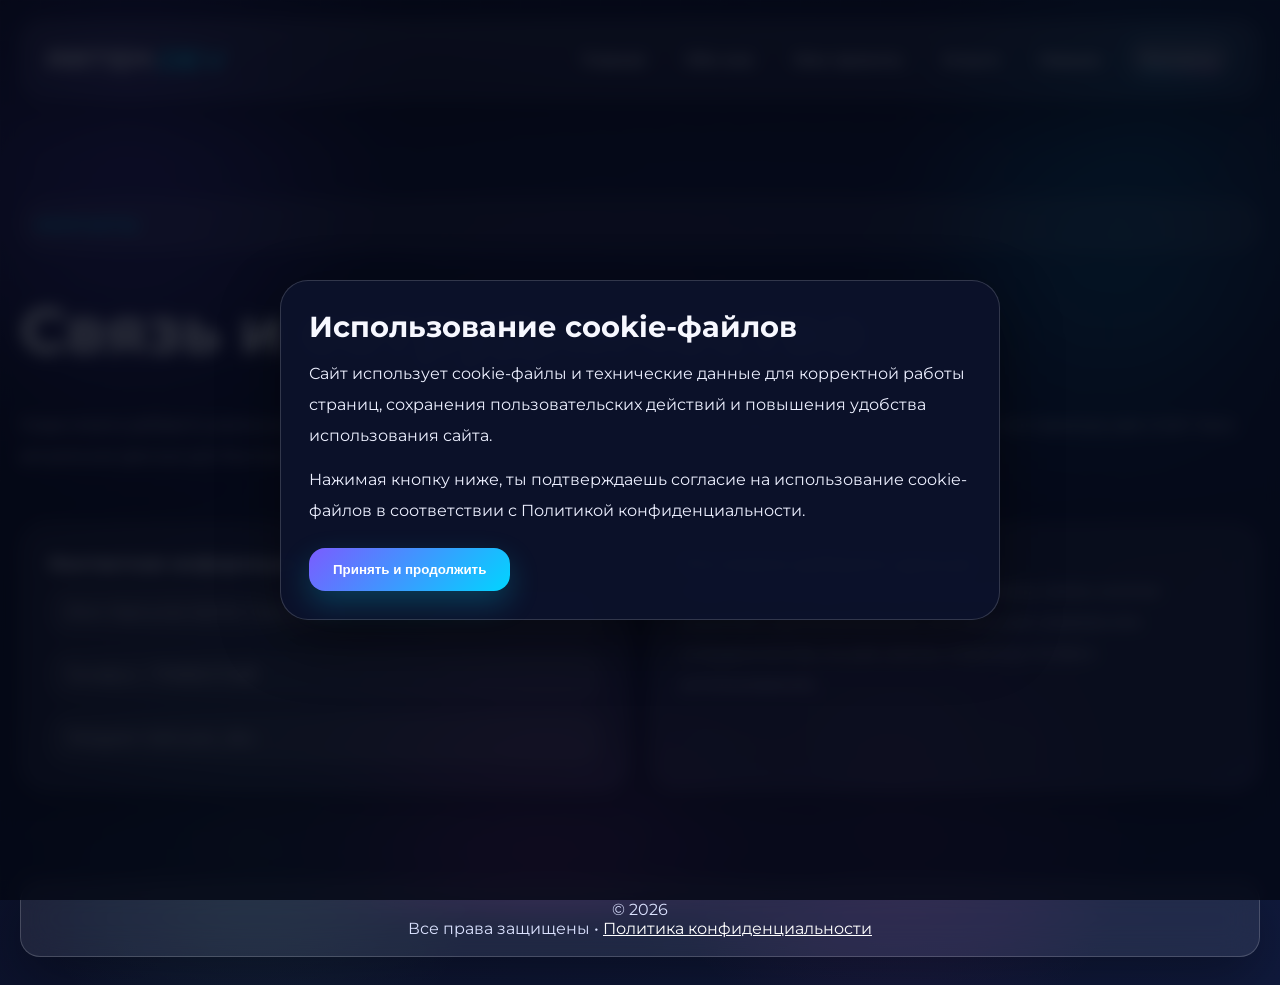
<file: contacts.html>
<!DOCTYPE html>
<html lang="ru">
<head>
  <meta charset="UTF-8" />
  <meta name="viewport" content="width=device-width, initial-scale=1.0" />
  <title>Контакты — Артём Картузов</title>
  <link rel="preconnect" href="https://fonts.googleapis.com">
  <link rel="preconnect" href="https://fonts.gstatic.com" crossorigin>
  <link href="https://fonts.googleapis.com/css2?family=Montserrat:wght@400;500;700;800&family=Orbitron:wght@500;700&display=swap" rel="stylesheet">
  <style>
*{margin:0;padding:0;box-sizing:border-box}
:root{
  --bg:#050816;--bg2:#0d1430;--bg3:#101a3d;--text:#f7f8ff;--muted:#c7d2ff;
  --accent1:#7a5cff;--accent2:#00d5ff;--accent3:#ff4fd2;--accent4:#7dffb3;
  --glass:rgba(255,255,255,.08);--border:rgba(255,255,255,.18);--shadow:0 20px 60px rgba(0,0,0,.35)
}
html{scroll-behavior:smooth}
body{
  font-family:'Montserrat',sans-serif;
  background:
    radial-gradient(circle at 10% 10%, rgba(122,92,255,.22), transparent 20%),
    radial-gradient(circle at 90% 12%, rgba(0,213,255,.16), transparent 18%),
    radial-gradient(circle at 70% 80%, rgba(255,79,210,.12), transparent 22%),
    radial-gradient(circle at 20% 85%, rgba(125,255,179,.08), transparent 18%),
    linear-gradient(135deg,var(--bg),var(--bg2),var(--bg3));
  color:var(--text);min-height:100vh;overflow-x:hidden
}
body.cookies-locked{overflow:hidden}
.bg-animation{
  position:fixed;inset:0;z-index:-4;
  background:
    radial-gradient(circle at 20% 20%, rgba(122,92,255,.08), transparent 25%),
    radial-gradient(circle at 80% 30%, rgba(0,213,255,.07), transparent 25%),
    radial-gradient(circle at 50% 80%, rgba(255,79,210,.07), transparent 28%);
  background-size:200% 200%;animation:bgShift 14s ease infinite
}
.grid-overlay{
  position:fixed;inset:0;z-index:-3;pointer-events:none;
  background-image:linear-gradient(rgba(255,255,255,.03) 1px, transparent 1px),linear-gradient(90deg, rgba(255,255,255,.03) 1px, transparent 1px);
  background-size:40px 40px;mask-image:linear-gradient(to bottom, rgba(0,0,0,.9), rgba(0,0,0,.35))
}
.orbs{position:fixed;inset:0;z-index:-2;overflow:hidden;pointer-events:none}
.orb{position:absolute;border-radius:50%;filter:blur(70px);opacity:.22;animation:floatOrb 16s ease-in-out infinite}
.orb1{width:340px;height:340px;left:-60px;top:50px;background:var(--accent1)}
.orb2{width:280px;height:280px;right:40px;top:140px;background:var(--accent2);animation-delay:-4s}
.orb3{width:320px;height:320px;left:30%;bottom:-100px;background:var(--accent3);animation-delay:-8s}
.glass{background:var(--glass);backdrop-filter:blur(18px);-webkit-backdrop-filter:blur(18px);border:1px solid var(--border);box-shadow:var(--shadow)}
.header{
  width:calc(100% - 40px);max-width:1260px;margin:20px auto 0;border-radius:24px;padding:18px 26px;
  display:flex;justify-content:space-between;align-items:center;position:sticky;top:14px;z-index:50;
  background:linear-gradient(180deg, rgba(255,255,255,.11), rgba(255,255,255,.06))
}
.logo{font-family:'Orbitron',sans-serif;font-size:1.55rem;font-weight:700;letter-spacing:1px}
.logo span{color:var(--accent2)}
.nav{display:flex;gap:10px;flex-wrap:wrap;justify-content:center}
.nav a{
  color:var(--text);text-decoration:none;padding:11px 15px;border-radius:999px;transition:.35s ease;position:relative;
  font-weight:600;font-size:.95rem
}
.nav a::after{
  content:"";position:absolute;left:16px;right:16px;bottom:7px;height:2px;border-radius:10px;
  background:linear-gradient(90deg,var(--accent2),var(--accent3));transform:scaleX(0);transition:.35s ease
}
.nav a:hover,.nav a.active{background:rgba(255,255,255,.12);transform:translateY(-2px);box-shadow:0 0 25px rgba(0,213,255,.18)}
.nav a:hover::after,.nav a.active::after{transform:scaleX(1)}
main{width:min(1260px, calc(100% - 40px));margin:44px auto 90px}
.hero,.page-hero{display:grid;grid-template-columns:1.18fr .82fr;gap:30px;align-items:center;min-height:80vh}
.page-hero{grid-template-columns:1fr;min-height:auto;padding:58px 0 16px}
.hero-badge{
  display:inline-block;padding:10px 16px;border-radius:999px;border:1px solid rgba(255,255,255,.18);
  background:rgba(255,255,255,.07);color:var(--accent2);font-size:.88rem;font-weight:700;letter-spacing:2px;margin-bottom:18px
}
.hero h1,.page-hero h1{font-size:clamp(2.4rem,5vw,5.1rem);line-height:1.02;margin-bottom:16px}
.hero h1 span,.gradient-text{
  background:linear-gradient(90deg,var(--accent2),var(--accent3),#ffffff,var(--accent4));
  -webkit-background-clip:text;-webkit-text-fill-color:transparent;background-size:250% auto;animation:shine 6s linear infinite
}
.hero h2{font-size:clamp(1.2rem,2.2vw,2rem);color:var(--muted);margin-bottom:18px}
p,.lead,.card p,.service-card p,.project-card p,.timeline-item p,.detail-list li,.policy-card li,.feature-card p,.long-card p{font-size:1.02rem;line-height:1.9;color:#edf0ff}
.hero-buttons,.chip-row,.info-pills{display:flex;gap:14px;flex-wrap:wrap;margin-top:26px}
.btn{
  display:inline-flex;align-items:center;justify-content:center;gap:8px;text-decoration:none;padding:14px 24px;border-radius:16px;
  font-weight:700;transition:transform .35s ease, box-shadow .35s ease, background .35s ease;border:none;cursor:pointer
}
.btn:hover{transform:translateY(-4px) scale(1.02)}
.btn-primary{background:linear-gradient(135deg,var(--accent1),var(--accent2));color:#fff;box-shadow:0 12px 30px rgba(0,213,255,.22)}
.btn-secondary{background:rgba(255,255,255,.09);color:#fff;border:1px solid rgba(255,255,255,.16)}
.hero-card,.card,.service-card,.project-card,.detail-card,.contact-card,.policy-card,.feature-card,.long-card{
  border-radius:28px;padding:28px;position:relative;overflow:hidden
}
.hero-card{min-height:360px;display:flex;flex-direction:column;justify-content:center;gap:16px}
.hero-card::before,.project-card::before,.card::before,.service-card::before,.detail-card::before,.contact-card::before,.policy-card::before,.feature-card::before,.long-card::before{
  content:"";position:absolute;inset:auto -20% -60% auto;width:220px;height:220px;border-radius:50%;
  background:radial-gradient(circle, rgba(122,92,255,.12), transparent 70%);pointer-events:none
}
.code-line{font-family:'Orbitron',sans-serif;font-size:clamp(1.2rem,2vw,1.65rem);opacity:.98}
.code-line.accent{color:var(--accent2);text-shadow:0 0 20px rgba(0,213,255,.45)}
.grid-3,.grid-2,.projects-grid,.services-grid,.contact-grid,.policy-grid,.feature-grid,.long-grid{display:grid;gap:22px;margin-top:36px}
.grid-3,.services-grid,.feature-grid{grid-template-columns:repeat(3,1fr)}
.grid-2,.contact-grid,.long-grid{grid-template-columns:repeat(2,1fr)}
.projects-grid{grid-template-columns:repeat(3,1fr)}
.policy-grid{grid-template-columns:1fr}
.card h3,.service-card h3,.project-card h2,.detail-card h2,.policy-card h2,.feature-card h3,.long-card h3{margin-bottom:14px;font-size:1.35rem}
.section-title{margin-top:92px;margin-bottom:20px}
.section-title p{color:var(--accent2);letter-spacing:2px;font-weight:700;margin-bottom:10px}
.section-title h2{font-size:clamp(2rem,3vw,3.1rem)}
.icon{font-size:2rem;margin-bottom:14px}
.project-thumb{
  width:86px;height:86px;border-radius:22px;display:grid;place-items:center;font-size:2.2rem;margin-bottom:18px;
  background:rgba(255,255,255,.09);border:1px solid rgba(255,255,255,.16)
}
.project-glow{
  position:absolute;inset:auto -50px -50px auto;width:180px;height:180px;
  background:radial-gradient(circle, rgba(0,213,255,.36), transparent 70%);filter:blur(10px)
}
.tag{
  display:inline-flex;padding:10px 14px;border-radius:999px;background:rgba(255,255,255,.08);
  border:1px solid rgba(255,255,255,.14);font-size:.92rem
}
.hover-lift{transition:transform .35s ease, box-shadow .35s ease, border-color .35s ease, filter .35s ease}
.hover-lift:hover{transform:translateY(-10px);box-shadow:0 20px 50px rgba(0,0,0,.35),0 0 20px rgba(0,213,255,.22),0 0 42px rgba(122,92,255,.18);border-color:rgba(255,255,255,.32);filter:brightness(1.03)}
.reveal{opacity:0;transform:translateY(42px);transition:opacity .9s ease,transform .9s ease}
.reveal.visible{opacity:1;transform:translateY(0)}
.floating{animation:floatCard 5s ease-in-out infinite}
.timeline-list{display:flex;flex-direction:column;gap:20px;margin-top:20px}
.timeline-item{display:grid;grid-template-columns:90px 1fr;gap:20px;padding:24px;border-radius:24px}
.timeline-item span{font-size:2rem;font-weight:800;color:var(--accent2)}
.footer{
  width:min(1260px, calc(100% - 40px));margin:0 auto 28px;border-radius:20px;text-align:center;padding:18px;color:#dbe2ff
}
.footer-line{display:block}
.footer a{color:#fff}
.scroll-top{
  position:fixed;right:20px;bottom:20px;width:56px;height:56px;border:none;border-radius:50%;font-size:1.4rem;cursor:pointer;color:#fff;
  z-index:120;background:linear-gradient(135deg,var(--accent1),var(--accent2));box-shadow:0 10px 30px rgba(0,213,255,.25);
  opacity:0;pointer-events:none;transform:translateY(20px);transition:.3s ease
}
.scroll-top.show{opacity:1;pointer-events:auto;transform:translateY(0)}
.detail-hero{display:grid;grid-template-columns:1fr 1fr;gap:24px;align-items:stretch}
.preview-box{
  min-height:320px;border-radius:28px;padding:30px;display:flex;align-items:center;justify-content:center;text-align:center;
  background:
    radial-gradient(circle at top left, rgba(0,213,255,.22), transparent 30%),
    radial-gradient(circle at bottom right, rgba(255,79,210,.16), transparent 30%),
    rgba(255,255,255,.06);
  border:1px solid rgba(255,255,255,.14)
}
.preview-box .big-icon{font-size:5rem}
.detail-list,.policy-card ul{margin:16px 0 0 18px}
.detail-list li,.policy-card li{margin-bottom:10px}
.contact-list{display:flex;flex-direction:column;gap:14px;margin-top:12px}
.contact-item{padding:14px 16px;border-radius:18px;background:rgba(255,255,255,.08);border:1px solid rgba(255,255,255,.14)}
.note{margin-top:24px;padding:18px;border-radius:18px;background:rgba(255,255,255,.06);border:1px solid rgba(255,255,255,.12)}
.cookie-overlay{
  position:fixed;inset:0;background:rgba(4,8,20,.82);backdrop-filter:blur(8px);display:none;
  align-items:center;justify-content:center;z-index:1000;padding:20px
}
.cookie-overlay.show{display:flex}
.cookie-box{
  width:min(720px,100%);padding:28px;border-radius:28px;background:rgba(12,18,44,.95);
  border:1px solid rgba(255,255,255,.16);box-shadow:0 20px 60px rgba(0,0,0,.45)
}
.cookie-box h2{margin-bottom:14px;font-size:1.8rem}
.cookie-box p{margin-bottom:14px}
.cookie-box .btn{margin-top:8px}
@keyframes bgShift{0%{background-position:0% 50%}50%{background-position:100% 50%}100%{background-position:0% 50%}}
@keyframes floatCard{0%,100%{transform:translateY(0)}50%{transform:translateY(-14px)}}
@keyframes shine{0%{background-position:0% center}100%{background-position:250% center}}
@keyframes floatOrb{0%,100%{transform:translate(0,0) scale(1)}50%{transform:translate(35px,-30px) scale(1.08)}}
@media (max-width:1100px){
  .hero,.detail-hero,.grid-3,.grid-2,.projects-grid,.services-grid,.contact-grid,.feature-grid,.long-grid{grid-template-columns:1fr}
  .header{flex-direction:column;gap:14px}.hero{min-height:auto;padding-top:26px}
}
@media (max-width:640px){
  .hero h1,.page-hero h1{font-size:2.1rem}
  .hero-card,.card,.service-card,.project-card,.detail-card,.contact-card,.policy-card,.timeline-item,.feature-card,.long-card,.cookie-box{padding:22px}
  .timeline-item{grid-template-columns:1fr}
}
</style>
</head>
<body>
  <div class="bg-animation"></div>
  <div class="grid-overlay"></div>
  <div class="orbs">
    <div class="orb orb1"></div>
    <div class="orb orb2"></div>
    <div class="orb orb3"></div>
  </div>
  <button class="scroll-top" id="scrollTopBtn" aria-label="Наверх">↑</button>
  <header class="header glass">
    <div class="logo">ARTEM<span>.DEV</span></div>
    <nav class="nav"><a href="index.html">Главная</a><a href="about.html">Обо мне</a><a href="projects.html">Мои проекты</a><a href="services.html">Услуги</a><a href="skills.html">Навыки</a><a href="contacts.html" class="active">Контакты</a></nav>
  </header>
  
<main>
  <section class="page-hero reveal">
    <p class="hero-badge">КОНТАКТЫ</p>
    <h1>Связь и сотрудничество</h1>
    <p>Сюда можно добавить реальные контакты: Telegram, email, GitHub, Discord или любые другие способы связи. Сейчас на странице уже стоят твои актуальные данные для быстрой связи.</p>
  </section>
  <section class="contact-grid reveal">
    <div class="contact-card glass hover-lift">
      <h3>Контактная информация</h3>
      <div class="contact-list">
        <div class="contact-item">Имя: Картузов Артём Сергеевич</div>
        <div class="contact-item">Телефон: +79585017488</div>
        <div class="contact-item">Telegram: Kartuzov_dev</div>
      </div>
    </div>
    <div class="contact-card glass hover-lift">
      <h3>Что можно добавить дальше</h3>
      <p>Сюда можно вставить email, GitHub, форму связи, кнопки соцсетей и дополнительные контакты для заказов или сотрудничества, но уже сейчас страница готова к использованию.</p>
    </div>
  </section>
</main>

  
  <footer class="footer glass">
    <span class="footer-line">© 2026</span>
    <span class="footer-line">Все права защищены • <a href="privacy.html">Политика конфиденциальности</a></span>
  </footer>

  
  <div class="cookie-overlay" id="cookieOverlay">
    <div class="cookie-box">
      <h2>Использование cookie-файлов</h2>
      <p>Сайт использует cookie-файлы и технические данные для корректной работы страниц, сохранения пользовательских действий и повышения удобства использования сайта.</p>
      <p>Нажимая кнопку ниже, ты подтверждаешь согласие на использование cookie-файлов в соответствии с Политикой конфиденциальности.</p>
      <button class="btn btn-primary" id="acceptCookiesBtn">Принять и продолжить</button>
    </div>
  </div>

  <script>
document.addEventListener('DOMContentLoaded', () => {
  const revealElements = document.querySelectorAll('.reveal');
  const revealOnScroll = () => {
    const trigger = window.innerHeight * 0.85;
    revealElements.forEach(el => {
      const rect = el.getBoundingClientRect();
      if (rect.top < trigger) el.classList.add('visible');
    });
  };
  revealOnScroll();
  window.addEventListener('scroll', revealOnScroll);
const scrollTopBtn = document.getElementById('scrollTopBtn');
  if (scrollTopBtn) {
    const toggleButton = () => {
      if (window.scrollY > 260) scrollTopBtn.classList.add('show');
      else scrollTopBtn.classList.remove('show');
    };
    toggleButton();
    window.addEventListener('scroll', toggleButton);
    scrollTopBtn.addEventListener('click', () => window.scrollTo({ top: 0, behavior: 'smooth' }));
  }

  document.querySelectorAll('a[href]').forEach(link => {
    link.addEventListener('click', () => {
      try {
        const url = new URL(link.href, window.location.href);
        const sameOrigin = url.origin === window.location.origin;
        const isHtml = url.pathname.endsWith('.html') || url.pathname === '/' || url.pathname === '';
        if (sameOrigin && isHtml) sessionStorage.setItem('skipCookieOnce', '1');
      } catch (e) {}
    });
  });

  const cookieOverlay = document.getElementById('cookieOverlay');
  const acceptCookiesBtn = document.getElementById('acceptCookiesBtn');
  const shouldSkipCookie = sessionStorage.getItem('skipCookieOnce') === '1';

  if (cookieOverlay && !shouldSkipCookie) {
    cookieOverlay.classList.add('show');
    document.body.classList.add('cookies-locked');
  }
  if (shouldSkipCookie) {
    sessionStorage.removeItem('skipCookieOnce');
  }

  if (acceptCookiesBtn && cookieOverlay) {
    acceptCookiesBtn.addEventListener('click', () => {
      cookieOverlay.classList.remove('show');
      document.body.classList.remove('cookies-locked');
    });
  }

  const createParticle = () => {
    const particle = document.createElement('span');
    particle.style.position = 'fixed';
    particle.style.width = `${Math.random() * 6 + 4}px`;
    particle.style.height = particle.style.width;
    particle.style.left = `${Math.random() * window.innerWidth}px`;
    particle.style.top = `${window.innerHeight + 20}px`;
    particle.style.borderRadius = '50%';
    particle.style.pointerEvents = 'none';
    particle.style.background = Math.random() > 0.5 ? 'rgba(0, 213, 255, 0.8)' : 'rgba(255, 79, 210, 0.75)';
    particle.style.boxShadow = '0 0 20px currentColor';
    particle.style.zIndex = '-1';
    particle.style.opacity = '0.7';
    particle.style.transition = 'transform 6s linear, opacity 6s linear, top 6s linear';
    document.body.appendChild(particle);
    requestAnimationFrame(() => {
      particle.style.top = '-40px';
      particle.style.transform = `translateX(${(Math.random() - 0.5) * 220}px) scale(${Math.random() * 1.5 + 0.6})`;
      particle.style.opacity = '0';
    });
    setTimeout(() => particle.remove(), 6000);
  };
  setInterval(createParticle, 420);
});
</script>
</body>
</html>
</file>
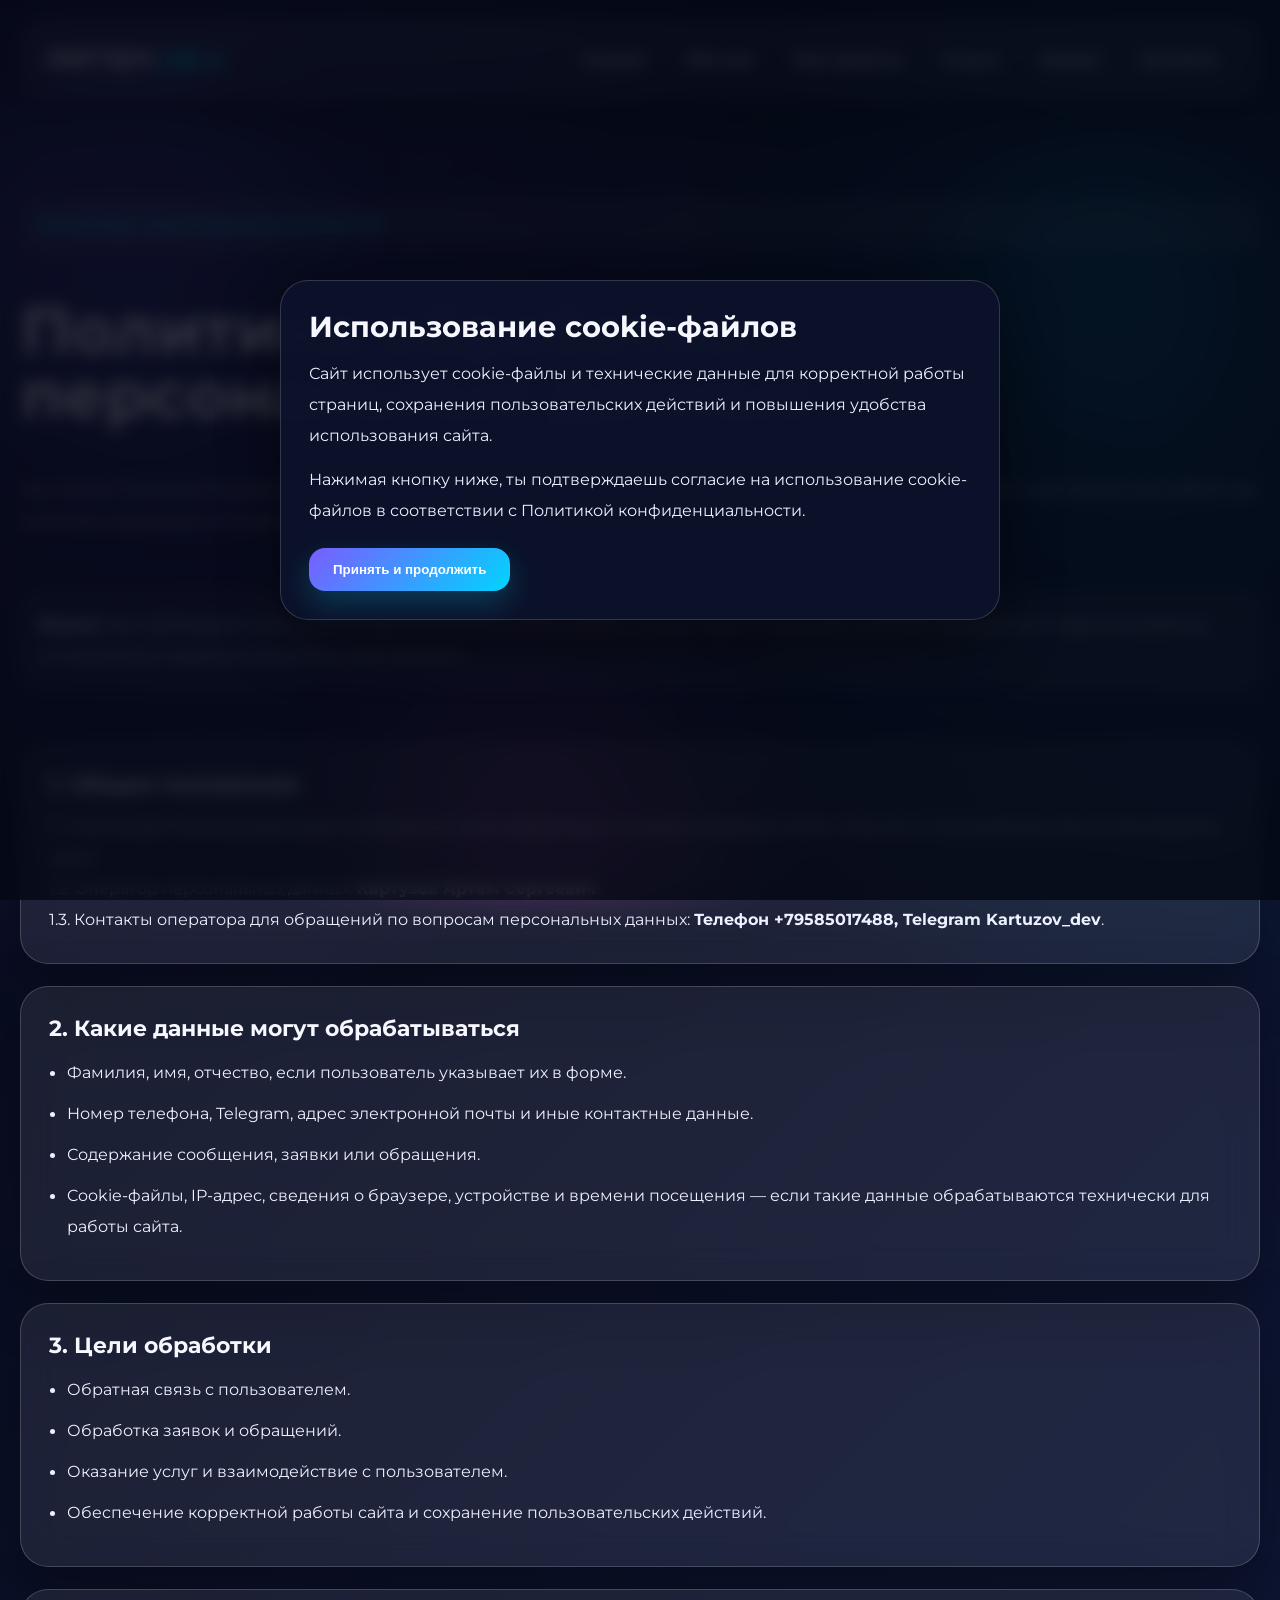
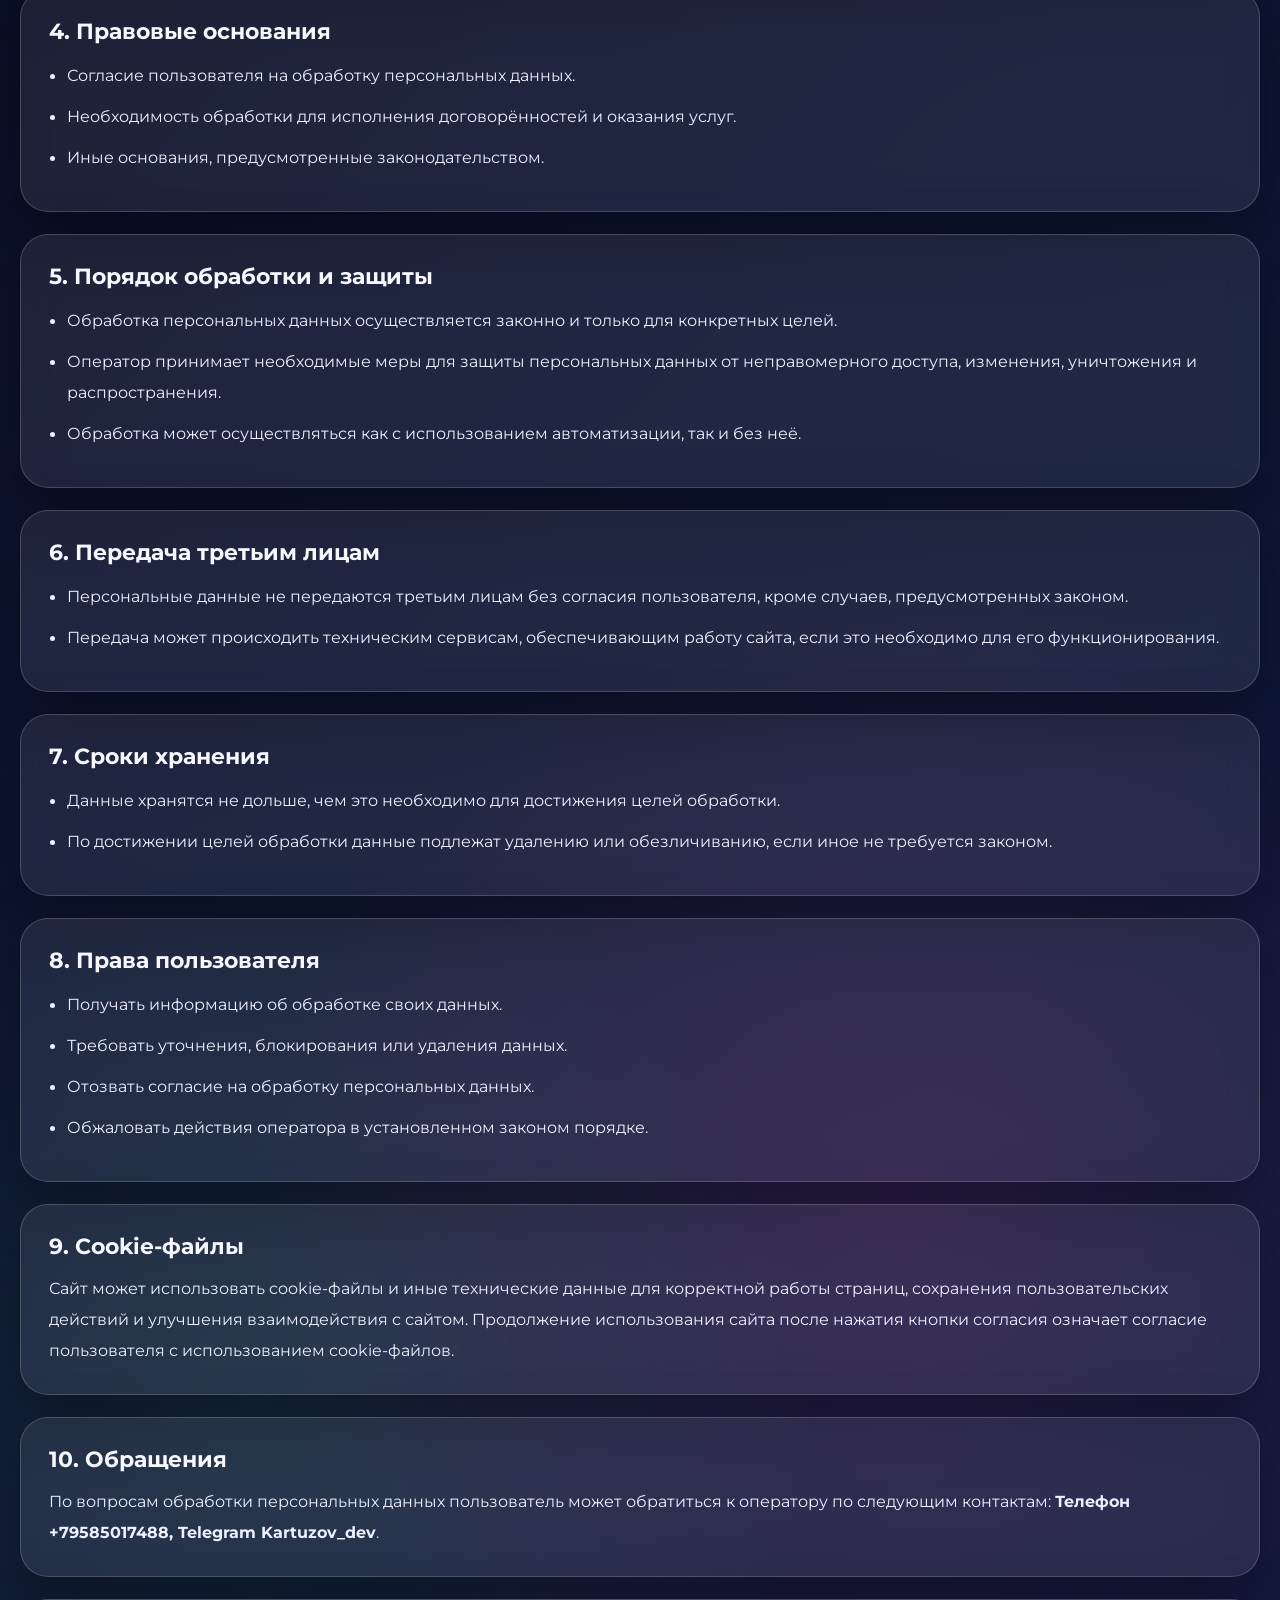
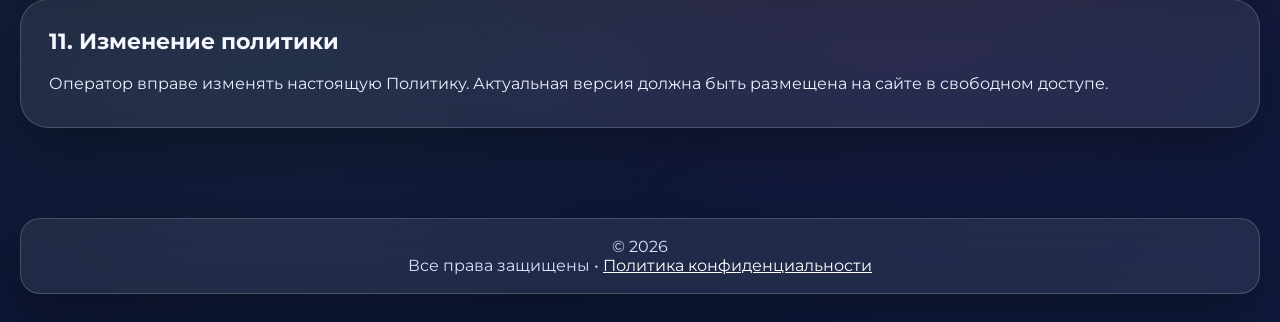
<file: privacy.html>
<!DOCTYPE html>
<html lang="ru">
<head>
  <meta charset="UTF-8" />
  <meta name="viewport" content="width=device-width, initial-scale=1.0" />
  <title>Политика конфиденциальности — Артём Картузов</title>
  <link rel="preconnect" href="https://fonts.googleapis.com">
  <link rel="preconnect" href="https://fonts.gstatic.com" crossorigin>
  <link href="https://fonts.googleapis.com/css2?family=Montserrat:wght@400;500;700;800&family=Orbitron:wght@500;700&display=swap" rel="stylesheet">
  <style>
*{margin:0;padding:0;box-sizing:border-box}
:root{
  --bg:#050816;--bg2:#0d1430;--bg3:#101a3d;--text:#f7f8ff;--muted:#c7d2ff;
  --accent1:#7a5cff;--accent2:#00d5ff;--accent3:#ff4fd2;--accent4:#7dffb3;
  --glass:rgba(255,255,255,.08);--border:rgba(255,255,255,.18);--shadow:0 20px 60px rgba(0,0,0,.35)
}
html{scroll-behavior:smooth}
body{
  font-family:'Montserrat',sans-serif;
  background:
    radial-gradient(circle at 10% 10%, rgba(122,92,255,.22), transparent 20%),
    radial-gradient(circle at 90% 12%, rgba(0,213,255,.16), transparent 18%),
    radial-gradient(circle at 70% 80%, rgba(255,79,210,.12), transparent 22%),
    radial-gradient(circle at 20% 85%, rgba(125,255,179,.08), transparent 18%),
    linear-gradient(135deg,var(--bg),var(--bg2),var(--bg3));
  color:var(--text);min-height:100vh;overflow-x:hidden
}
body.cookies-locked{overflow:hidden}
.bg-animation{
  position:fixed;inset:0;z-index:-4;
  background:
    radial-gradient(circle at 20% 20%, rgba(122,92,255,.08), transparent 25%),
    radial-gradient(circle at 80% 30%, rgba(0,213,255,.07), transparent 25%),
    radial-gradient(circle at 50% 80%, rgba(255,79,210,.07), transparent 28%);
  background-size:200% 200%;animation:bgShift 14s ease infinite
}
.grid-overlay{
  position:fixed;inset:0;z-index:-3;pointer-events:none;
  background-image:linear-gradient(rgba(255,255,255,.03) 1px, transparent 1px),linear-gradient(90deg, rgba(255,255,255,.03) 1px, transparent 1px);
  background-size:40px 40px;mask-image:linear-gradient(to bottom, rgba(0,0,0,.9), rgba(0,0,0,.35))
}
.orbs{position:fixed;inset:0;z-index:-2;overflow:hidden;pointer-events:none}
.orb{position:absolute;border-radius:50%;filter:blur(70px);opacity:.22;animation:floatOrb 16s ease-in-out infinite}
.orb1{width:340px;height:340px;left:-60px;top:50px;background:var(--accent1)}
.orb2{width:280px;height:280px;right:40px;top:140px;background:var(--accent2);animation-delay:-4s}
.orb3{width:320px;height:320px;left:30%;bottom:-100px;background:var(--accent3);animation-delay:-8s}
.glass{background:var(--glass);backdrop-filter:blur(18px);-webkit-backdrop-filter:blur(18px);border:1px solid var(--border);box-shadow:var(--shadow)}
.header{
  width:calc(100% - 40px);max-width:1260px;margin:20px auto 0;border-radius:24px;padding:18px 26px;
  display:flex;justify-content:space-between;align-items:center;position:sticky;top:14px;z-index:50;
  background:linear-gradient(180deg, rgba(255,255,255,.11), rgba(255,255,255,.06))
}
.logo{font-family:'Orbitron',sans-serif;font-size:1.55rem;font-weight:700;letter-spacing:1px}
.logo span{color:var(--accent2)}
.nav{display:flex;gap:10px;flex-wrap:wrap;justify-content:center}
.nav a{
  color:var(--text);text-decoration:none;padding:11px 15px;border-radius:999px;transition:.35s ease;position:relative;
  font-weight:600;font-size:.95rem
}
.nav a::after{
  content:"";position:absolute;left:16px;right:16px;bottom:7px;height:2px;border-radius:10px;
  background:linear-gradient(90deg,var(--accent2),var(--accent3));transform:scaleX(0);transition:.35s ease
}
.nav a:hover,.nav a.active{background:rgba(255,255,255,.12);transform:translateY(-2px);box-shadow:0 0 25px rgba(0,213,255,.18)}
.nav a:hover::after,.nav a.active::after{transform:scaleX(1)}
main{width:min(1260px, calc(100% - 40px));margin:44px auto 90px}
.hero,.page-hero{display:grid;grid-template-columns:1.18fr .82fr;gap:30px;align-items:center;min-height:80vh}
.page-hero{grid-template-columns:1fr;min-height:auto;padding:58px 0 16px}
.hero-badge{
  display:inline-block;padding:10px 16px;border-radius:999px;border:1px solid rgba(255,255,255,.18);
  background:rgba(255,255,255,.07);color:var(--accent2);font-size:.88rem;font-weight:700;letter-spacing:2px;margin-bottom:18px
}
.hero h1,.page-hero h1{font-size:clamp(2.4rem,5vw,5.1rem);line-height:1.02;margin-bottom:16px}
.hero h1 span,.gradient-text{
  background:linear-gradient(90deg,var(--accent2),var(--accent3),#ffffff,var(--accent4));
  -webkit-background-clip:text;-webkit-text-fill-color:transparent;background-size:250% auto;animation:shine 6s linear infinite
}
.hero h2{font-size:clamp(1.2rem,2.2vw,2rem);color:var(--muted);margin-bottom:18px}
p,.lead,.card p,.service-card p,.project-card p,.timeline-item p,.detail-list li,.policy-card li,.feature-card p,.long-card p{font-size:1.02rem;line-height:1.9;color:#edf0ff}
.hero-buttons,.chip-row,.info-pills{display:flex;gap:14px;flex-wrap:wrap;margin-top:26px}
.btn{
  display:inline-flex;align-items:center;justify-content:center;gap:8px;text-decoration:none;padding:14px 24px;border-radius:16px;
  font-weight:700;transition:transform .35s ease, box-shadow .35s ease, background .35s ease;border:none;cursor:pointer
}
.btn:hover{transform:translateY(-4px) scale(1.02)}
.btn-primary{background:linear-gradient(135deg,var(--accent1),var(--accent2));color:#fff;box-shadow:0 12px 30px rgba(0,213,255,.22)}
.btn-secondary{background:rgba(255,255,255,.09);color:#fff;border:1px solid rgba(255,255,255,.16)}
.hero-card,.card,.service-card,.project-card,.detail-card,.contact-card,.policy-card,.feature-card,.long-card{
  border-radius:28px;padding:28px;position:relative;overflow:hidden
}
.hero-card{min-height:360px;display:flex;flex-direction:column;justify-content:center;gap:16px}
.hero-card::before,.project-card::before,.card::before,.service-card::before,.detail-card::before,.contact-card::before,.policy-card::before,.feature-card::before,.long-card::before{
  content:"";position:absolute;inset:auto -20% -60% auto;width:220px;height:220px;border-radius:50%;
  background:radial-gradient(circle, rgba(122,92,255,.12), transparent 70%);pointer-events:none
}
.code-line{font-family:'Orbitron',sans-serif;font-size:clamp(1.2rem,2vw,1.65rem);opacity:.98}
.code-line.accent{color:var(--accent2);text-shadow:0 0 20px rgba(0,213,255,.45)}
.grid-3,.grid-2,.projects-grid,.services-grid,.contact-grid,.policy-grid,.feature-grid,.long-grid{display:grid;gap:22px;margin-top:36px}
.grid-3,.services-grid,.feature-grid{grid-template-columns:repeat(3,1fr)}
.grid-2,.contact-grid,.long-grid{grid-template-columns:repeat(2,1fr)}
.projects-grid{grid-template-columns:repeat(3,1fr)}
.policy-grid{grid-template-columns:1fr}
.card h3,.service-card h3,.project-card h2,.detail-card h2,.policy-card h2,.feature-card h3,.long-card h3{margin-bottom:14px;font-size:1.35rem}
.section-title{margin-top:92px;margin-bottom:20px}
.section-title p{color:var(--accent2);letter-spacing:2px;font-weight:700;margin-bottom:10px}
.section-title h2{font-size:clamp(2rem,3vw,3.1rem)}
.icon{font-size:2rem;margin-bottom:14px}
.project-thumb{
  width:86px;height:86px;border-radius:22px;display:grid;place-items:center;font-size:2.2rem;margin-bottom:18px;
  background:rgba(255,255,255,.09);border:1px solid rgba(255,255,255,.16)
}
.project-glow{
  position:absolute;inset:auto -50px -50px auto;width:180px;height:180px;
  background:radial-gradient(circle, rgba(0,213,255,.36), transparent 70%);filter:blur(10px)
}
.tag{
  display:inline-flex;padding:10px 14px;border-radius:999px;background:rgba(255,255,255,.08);
  border:1px solid rgba(255,255,255,.14);font-size:.92rem
}
.hover-lift{transition:transform .35s ease, box-shadow .35s ease, border-color .35s ease, filter .35s ease}
.hover-lift:hover{transform:translateY(-10px);box-shadow:0 20px 50px rgba(0,0,0,.35),0 0 20px rgba(0,213,255,.22),0 0 42px rgba(122,92,255,.18);border-color:rgba(255,255,255,.32);filter:brightness(1.03)}
.reveal{opacity:0;transform:translateY(42px);transition:opacity .9s ease,transform .9s ease}
.reveal.visible{opacity:1;transform:translateY(0)}
.floating{animation:floatCard 5s ease-in-out infinite}
.timeline-list{display:flex;flex-direction:column;gap:20px;margin-top:20px}
.timeline-item{display:grid;grid-template-columns:90px 1fr;gap:20px;padding:24px;border-radius:24px}
.timeline-item span{font-size:2rem;font-weight:800;color:var(--accent2)}
.footer{
  width:min(1260px, calc(100% - 40px));margin:0 auto 28px;border-radius:20px;text-align:center;padding:18px;color:#dbe2ff
}
.footer-line{display:block}
.footer a{color:#fff}
.scroll-top{
  position:fixed;right:20px;bottom:20px;width:56px;height:56px;border:none;border-radius:50%;font-size:1.4rem;cursor:pointer;color:#fff;
  z-index:120;background:linear-gradient(135deg,var(--accent1),var(--accent2));box-shadow:0 10px 30px rgba(0,213,255,.25);
  opacity:0;pointer-events:none;transform:translateY(20px);transition:.3s ease
}
.scroll-top.show{opacity:1;pointer-events:auto;transform:translateY(0)}
.detail-hero{display:grid;grid-template-columns:1fr 1fr;gap:24px;align-items:stretch}
.preview-box{
  min-height:320px;border-radius:28px;padding:30px;display:flex;align-items:center;justify-content:center;text-align:center;
  background:
    radial-gradient(circle at top left, rgba(0,213,255,.22), transparent 30%),
    radial-gradient(circle at bottom right, rgba(255,79,210,.16), transparent 30%),
    rgba(255,255,255,.06);
  border:1px solid rgba(255,255,255,.14)
}
.preview-box .big-icon{font-size:5rem}
.detail-list,.policy-card ul{margin:16px 0 0 18px}
.detail-list li,.policy-card li{margin-bottom:10px}
.contact-list{display:flex;flex-direction:column;gap:14px;margin-top:12px}
.contact-item{padding:14px 16px;border-radius:18px;background:rgba(255,255,255,.08);border:1px solid rgba(255,255,255,.14)}
.note{margin-top:24px;padding:18px;border-radius:18px;background:rgba(255,255,255,.06);border:1px solid rgba(255,255,255,.12)}
.cookie-overlay{
  position:fixed;inset:0;background:rgba(4,8,20,.82);backdrop-filter:blur(8px);display:none;
  align-items:center;justify-content:center;z-index:1000;padding:20px
}
.cookie-overlay.show{display:flex}
.cookie-box{
  width:min(720px,100%);padding:28px;border-radius:28px;background:rgba(12,18,44,.95);
  border:1px solid rgba(255,255,255,.16);box-shadow:0 20px 60px rgba(0,0,0,.45)
}
.cookie-box h2{margin-bottom:14px;font-size:1.8rem}
.cookie-box p{margin-bottom:14px}
.cookie-box .btn{margin-top:8px}
@keyframes bgShift{0%{background-position:0% 50%}50%{background-position:100% 50%}100%{background-position:0% 50%}}
@keyframes floatCard{0%,100%{transform:translateY(0)}50%{transform:translateY(-14px)}}
@keyframes shine{0%{background-position:0% center}100%{background-position:250% center}}
@keyframes floatOrb{0%,100%{transform:translate(0,0) scale(1)}50%{transform:translate(35px,-30px) scale(1.08)}}
@media (max-width:1100px){
  .hero,.detail-hero,.grid-3,.grid-2,.projects-grid,.services-grid,.contact-grid,.feature-grid,.long-grid{grid-template-columns:1fr}
  .header{flex-direction:column;gap:14px}.hero{min-height:auto;padding-top:26px}
}
@media (max-width:640px){
  .hero h1,.page-hero h1{font-size:2.1rem}
  .hero-card,.card,.service-card,.project-card,.detail-card,.contact-card,.policy-card,.timeline-item,.feature-card,.long-card,.cookie-box{padding:22px}
  .timeline-item{grid-template-columns:1fr}
}
</style>
</head>
<body>
  <div class="bg-animation"></div>
  <div class="grid-overlay"></div>
  <div class="orbs">
    <div class="orb orb1"></div>
    <div class="orb orb2"></div>
    <div class="orb orb3"></div>
  </div>
  <button class="scroll-top" id="scrollTopBtn" aria-label="Наверх">↑</button>
  <header class="header glass">
    <div class="logo">ARTEM<span>.DEV</span></div>
    <nav class="nav"><a href="index.html">Главная</a><a href="about.html">Обо мне</a><a href="projects.html">Мои проекты</a><a href="services.html">Услуги</a><a href="skills.html">Навыки</a><a href="contacts.html">Контакты</a></nav>
  </header>
  
<main>
  <section class="page-hero reveal">
    <p class="hero-badge">ПОЛИТИКА КОНФИДЕНЦИАЛЬНОСТИ</p>
    <h1>Политика обработки персональных данных</h1>
    <p>Настоящая Политика определяет порядок обработки и защиты персональных данных пользователей сайта. Документ подготовлен как публичная политика оператора в отношении обработки персональных данных.</p>
    <div class="note">
      <p><strong>Важно:</strong> при публикации сайта рекомендуется дополнительно указать полный адрес оператора, email для обращений и перечень реально используемых сервисов аналитики, если они есть.</p>
    </div>
  </section>
  <section class="policy-grid reveal">
    <div class="policy-card glass hover-lift">
      <h2>1. Общие положения</h2>
      <p>1.1. Настоящая Политика действует в отношении всей информации, которую оператор может получить о пользователе при использовании сайта.</p>
      <p>1.2. Оператор персональных данных: <strong>Картузов Артём Сергеевич</strong>.</p>
      <p>1.3. Контакты оператора для обращений по вопросам персональных данных: <strong>Телефон +79585017488, Telegram Kartuzov_dev</strong>.</p>
    </div>
    <div class="policy-card glass hover-lift">
      <h2>2. Какие данные могут обрабатываться</h2>
      <ul>
        <li>Фамилия, имя, отчество, если пользователь указывает их в форме.</li>
        <li>Номер телефона, Telegram, адрес электронной почты и иные контактные данные.</li>
        <li>Содержание сообщения, заявки или обращения.</li>
        <li>Cookie-файлы, IP-адрес, сведения о браузере, устройстве и времени посещения — если такие данные обрабатываются технически для работы сайта.</li>
      </ul>
    </div>
    <div class="policy-card glass hover-lift">
      <h2>3. Цели обработки</h2>
      <ul>
        <li>Обратная связь с пользователем.</li>
        <li>Обработка заявок и обращений.</li>
        <li>Оказание услуг и взаимодействие с пользователем.</li>
        <li>Обеспечение корректной работы сайта и сохранение пользовательских действий.</li>
      </ul>
    </div>
    <div class="policy-card glass hover-lift">
      <h2>4. Правовые основания</h2>
      <ul>
        <li>Согласие пользователя на обработку персональных данных.</li>
        <li>Необходимость обработки для исполнения договорённостей и оказания услуг.</li>
        <li>Иные основания, предусмотренные законодательством.</li>
      </ul>
    </div>
    <div class="policy-card glass hover-lift">
      <h2>5. Порядок обработки и защиты</h2>
      <ul>
        <li>Обработка персональных данных осуществляется законно и только для конкретных целей.</li>
        <li>Оператор принимает необходимые меры для защиты персональных данных от неправомерного доступа, изменения, уничтожения и распространения.</li>
        <li>Обработка может осуществляться как с использованием автоматизации, так и без неё.</li>
      </ul>
    </div>
    <div class="policy-card glass hover-lift">
      <h2>6. Передача третьим лицам</h2>
      <ul>
        <li>Персональные данные не передаются третьим лицам без согласия пользователя, кроме случаев, предусмотренных законом.</li>
        <li>Передача может происходить техническим сервисам, обеспечивающим работу сайта, если это необходимо для его функционирования.</li>
      </ul>
    </div>
    <div class="policy-card glass hover-lift">
      <h2>7. Сроки хранения</h2>
      <ul>
        <li>Данные хранятся не дольше, чем это необходимо для достижения целей обработки.</li>
        <li>По достижении целей обработки данные подлежат удалению или обезличиванию, если иное не требуется законом.</li>
      </ul>
    </div>
    <div class="policy-card glass hover-lift">
      <h2>8. Права пользователя</h2>
      <ul>
        <li>Получать информацию об обработке своих данных.</li>
        <li>Требовать уточнения, блокирования или удаления данных.</li>
        <li>Отозвать согласие на обработку персональных данных.</li>
        <li>Обжаловать действия оператора в установленном законом порядке.</li>
      </ul>
    </div>
    <div class="policy-card glass hover-lift">
      <h2>9. Cookie-файлы</h2>
      <p>Сайт может использовать cookie-файлы и иные технические данные для корректной работы страниц, сохранения пользовательских действий и улучшения взаимодействия с сайтом. Продолжение использования сайта после нажатия кнопки согласия означает согласие пользователя с использованием cookie-файлов.</p>
    </div>
    <div class="policy-card glass hover-lift">
      <h2>10. Обращения</h2>
      <p>По вопросам обработки персональных данных пользователь может обратиться к оператору по следующим контактам: <strong>Телефон +79585017488, Telegram Kartuzov_dev</strong>.</p>
    </div>
    <div class="policy-card glass hover-lift">
      <h2>11. Изменение политики</h2>
      <p>Оператор вправе изменять настоящую Политику. Актуальная версия должна быть размещена на сайте в свободном доступе.</p>
    </div>
  </section>
</main>

  
  <footer class="footer glass">
    <span class="footer-line">© 2026</span>
    <span class="footer-line">Все права защищены • <a href="privacy.html">Политика конфиденциальности</a></span>
  </footer>

  
  <div class="cookie-overlay" id="cookieOverlay">
    <div class="cookie-box">
      <h2>Использование cookie-файлов</h2>
      <p>Сайт использует cookie-файлы и технические данные для корректной работы страниц, сохранения пользовательских действий и повышения удобства использования сайта.</p>
      <p>Нажимая кнопку ниже, ты подтверждаешь согласие на использование cookie-файлов в соответствии с Политикой конфиденциальности.</p>
      <button class="btn btn-primary" id="acceptCookiesBtn">Принять и продолжить</button>
    </div>
  </div>

  <script>
document.addEventListener('DOMContentLoaded', () => {
  const revealElements = document.querySelectorAll('.reveal');
  const revealOnScroll = () => {
    const trigger = window.innerHeight * 0.85;
    revealElements.forEach(el => {
      const rect = el.getBoundingClientRect();
      if (rect.top < trigger) el.classList.add('visible');
    });
  };
  revealOnScroll();
  window.addEventListener('scroll', revealOnScroll);
const scrollTopBtn = document.getElementById('scrollTopBtn');
  if (scrollTopBtn) {
    const toggleButton = () => {
      if (window.scrollY > 260) scrollTopBtn.classList.add('show');
      else scrollTopBtn.classList.remove('show');
    };
    toggleButton();
    window.addEventListener('scroll', toggleButton);
    scrollTopBtn.addEventListener('click', () => window.scrollTo({ top: 0, behavior: 'smooth' }));
  }

  document.querySelectorAll('a[href]').forEach(link => {
    link.addEventListener('click', () => {
      try {
        const url = new URL(link.href, window.location.href);
        const sameOrigin = url.origin === window.location.origin;
        const isHtml = url.pathname.endsWith('.html') || url.pathname === '/' || url.pathname === '';
        if (sameOrigin && isHtml) sessionStorage.setItem('skipCookieOnce', '1');
      } catch (e) {}
    });
  });

  const cookieOverlay = document.getElementById('cookieOverlay');
  const acceptCookiesBtn = document.getElementById('acceptCookiesBtn');
  const shouldSkipCookie = sessionStorage.getItem('skipCookieOnce') === '1';

  if (cookieOverlay && !shouldSkipCookie) {
    cookieOverlay.classList.add('show');
    document.body.classList.add('cookies-locked');
  }
  if (shouldSkipCookie) {
    sessionStorage.removeItem('skipCookieOnce');
  }

  if (acceptCookiesBtn && cookieOverlay) {
    acceptCookiesBtn.addEventListener('click', () => {
      cookieOverlay.classList.remove('show');
      document.body.classList.remove('cookies-locked');
    });
  }

  const createParticle = () => {
    const particle = document.createElement('span');
    particle.style.position = 'fixed';
    particle.style.width = `${Math.random() * 6 + 4}px`;
    particle.style.height = particle.style.width;
    particle.style.left = `${Math.random() * window.innerWidth}px`;
    particle.style.top = `${window.innerHeight + 20}px`;
    particle.style.borderRadius = '50%';
    particle.style.pointerEvents = 'none';
    particle.style.background = Math.random() > 0.5 ? 'rgba(0, 213, 255, 0.8)' : 'rgba(255, 79, 210, 0.75)';
    particle.style.boxShadow = '0 0 20px currentColor';
    particle.style.zIndex = '-1';
    particle.style.opacity = '0.7';
    particle.style.transition = 'transform 6s linear, opacity 6s linear, top 6s linear';
    document.body.appendChild(particle);
    requestAnimationFrame(() => {
      particle.style.top = '-40px';
      particle.style.transform = `translateX(${(Math.random() - 0.5) * 220}px) scale(${Math.random() * 1.5 + 0.6})`;
      particle.style.opacity = '0';
    });
    setTimeout(() => particle.remove(), 6000);
  };
  setInterval(createParticle, 420);
});
</script>
</body>
</html>
</file>
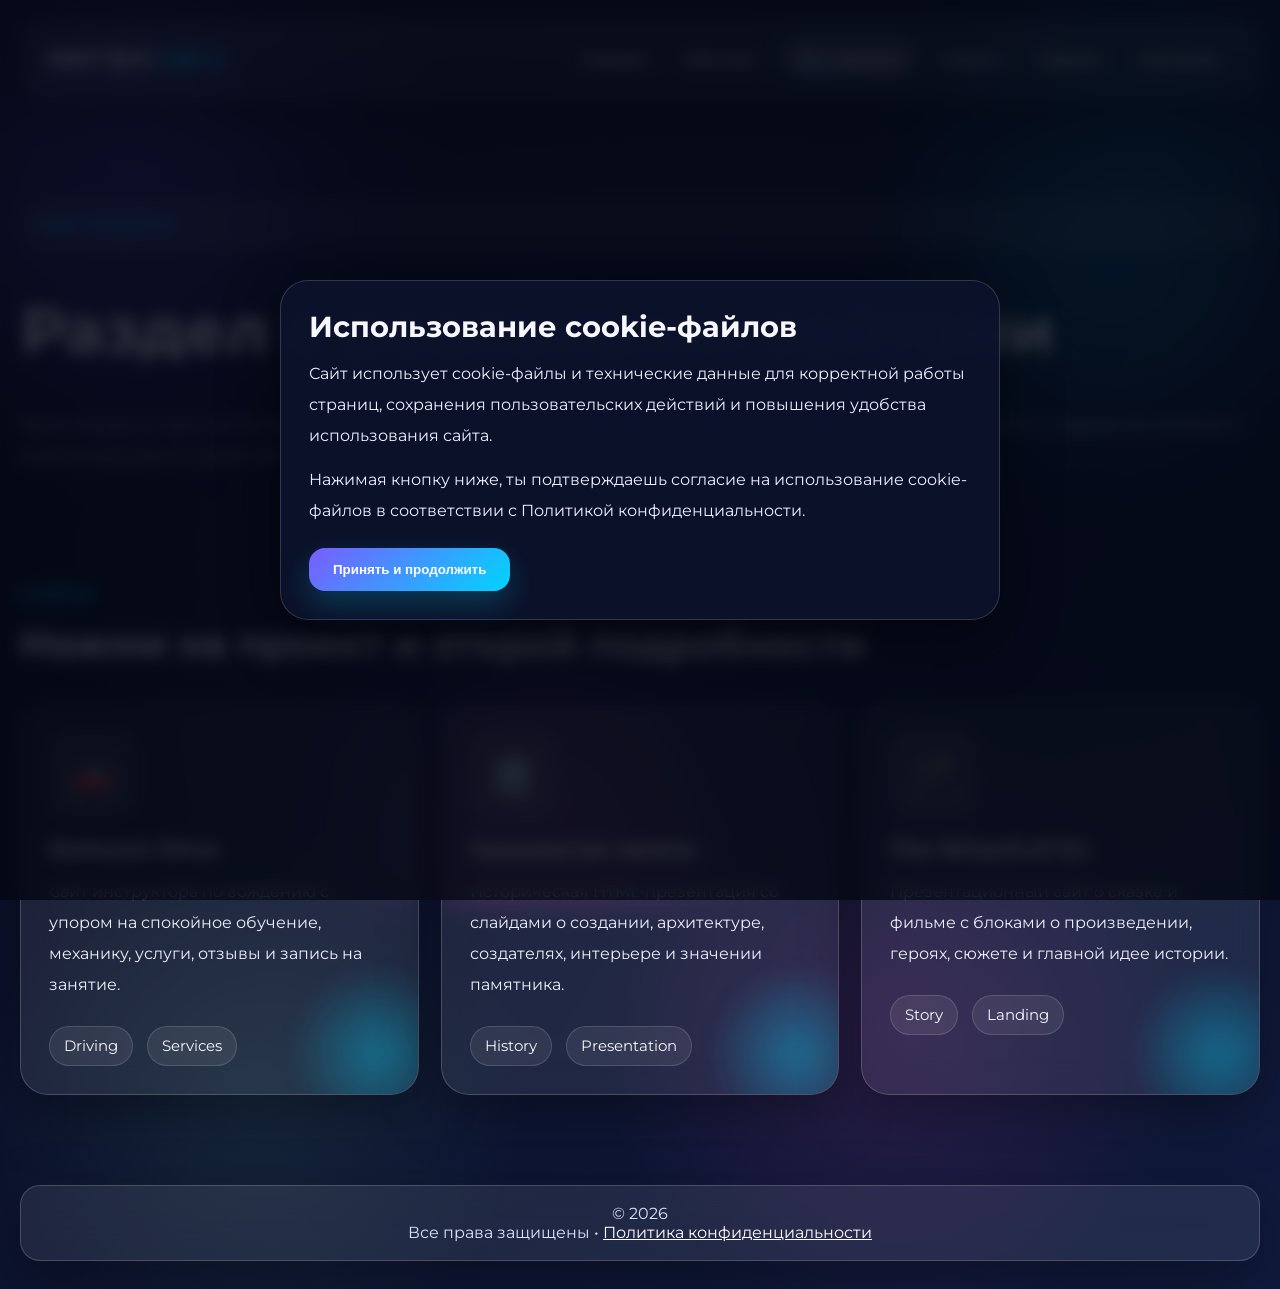
<file: projects.html>
<!DOCTYPE html>
<html lang="ru">
<head>
  <meta charset="UTF-8" />
  <meta name="viewport" content="width=device-width, initial-scale=1.0" />
  <title>Мои проекты — Артём Картузов</title>
  <link rel="preconnect" href="https://fonts.googleapis.com">
  <link rel="preconnect" href="https://fonts.gstatic.com" crossorigin>
  <link href="https://fonts.googleapis.com/css2?family=Montserrat:wght@400;500;700;800&family=Orbitron:wght@500;700&display=swap" rel="stylesheet">
  <style>
*{margin:0;padding:0;box-sizing:border-box}
:root{
  --bg:#050816;--bg2:#0d1430;--bg3:#101a3d;--text:#f7f8ff;--muted:#c7d2ff;
  --accent1:#7a5cff;--accent2:#00d5ff;--accent3:#ff4fd2;--accent4:#7dffb3;
  --glass:rgba(255,255,255,.08);--border:rgba(255,255,255,.18);--shadow:0 20px 60px rgba(0,0,0,.35)
}
html{scroll-behavior:smooth}
body{
  font-family:'Montserrat',sans-serif;
  background:
    radial-gradient(circle at 10% 10%, rgba(122,92,255,.22), transparent 20%),
    radial-gradient(circle at 90% 12%, rgba(0,213,255,.16), transparent 18%),
    radial-gradient(circle at 70% 80%, rgba(255,79,210,.12), transparent 22%),
    radial-gradient(circle at 20% 85%, rgba(125,255,179,.08), transparent 18%),
    linear-gradient(135deg,var(--bg),var(--bg2),var(--bg3));
  color:var(--text);min-height:100vh;overflow-x:hidden
}
body.cookies-locked{overflow:hidden}
.bg-animation{
  position:fixed;inset:0;z-index:-4;
  background:
    radial-gradient(circle at 20% 20%, rgba(122,92,255,.08), transparent 25%),
    radial-gradient(circle at 80% 30%, rgba(0,213,255,.07), transparent 25%),
    radial-gradient(circle at 50% 80%, rgba(255,79,210,.07), transparent 28%);
  background-size:200% 200%;animation:bgShift 14s ease infinite
}
.grid-overlay{
  position:fixed;inset:0;z-index:-3;pointer-events:none;
  background-image:linear-gradient(rgba(255,255,255,.03) 1px, transparent 1px),linear-gradient(90deg, rgba(255,255,255,.03) 1px, transparent 1px);
  background-size:40px 40px;mask-image:linear-gradient(to bottom, rgba(0,0,0,.9), rgba(0,0,0,.35))
}
.orbs{position:fixed;inset:0;z-index:-2;overflow:hidden;pointer-events:none}
.orb{position:absolute;border-radius:50%;filter:blur(70px);opacity:.22;animation:floatOrb 16s ease-in-out infinite}
.orb1{width:340px;height:340px;left:-60px;top:50px;background:var(--accent1)}
.orb2{width:280px;height:280px;right:40px;top:140px;background:var(--accent2);animation-delay:-4s}
.orb3{width:320px;height:320px;left:30%;bottom:-100px;background:var(--accent3);animation-delay:-8s}
.glass{background:var(--glass);backdrop-filter:blur(18px);-webkit-backdrop-filter:blur(18px);border:1px solid var(--border);box-shadow:var(--shadow)}
.header{
  width:calc(100% - 40px);max-width:1260px;margin:20px auto 0;border-radius:24px;padding:18px 26px;
  display:flex;justify-content:space-between;align-items:center;position:sticky;top:14px;z-index:50;
  background:linear-gradient(180deg, rgba(255,255,255,.11), rgba(255,255,255,.06))
}
.logo{font-family:'Orbitron',sans-serif;font-size:1.55rem;font-weight:700;letter-spacing:1px}
.logo span{color:var(--accent2)}
.nav{display:flex;gap:10px;flex-wrap:wrap;justify-content:center}
.nav a{
  color:var(--text);text-decoration:none;padding:11px 15px;border-radius:999px;transition:.35s ease;position:relative;
  font-weight:600;font-size:.95rem
}
.nav a::after{
  content:"";position:absolute;left:16px;right:16px;bottom:7px;height:2px;border-radius:10px;
  background:linear-gradient(90deg,var(--accent2),var(--accent3));transform:scaleX(0);transition:.35s ease
}
.nav a:hover,.nav a.active{background:rgba(255,255,255,.12);transform:translateY(-2px);box-shadow:0 0 25px rgba(0,213,255,.18)}
.nav a:hover::after,.nav a.active::after{transform:scaleX(1)}
main{width:min(1260px, calc(100% - 40px));margin:44px auto 90px}
.hero,.page-hero{display:grid;grid-template-columns:1.18fr .82fr;gap:30px;align-items:center;min-height:80vh}
.page-hero{grid-template-columns:1fr;min-height:auto;padding:58px 0 16px}
.hero-badge{
  display:inline-block;padding:10px 16px;border-radius:999px;border:1px solid rgba(255,255,255,.18);
  background:rgba(255,255,255,.07);color:var(--accent2);font-size:.88rem;font-weight:700;letter-spacing:2px;margin-bottom:18px
}
.hero h1,.page-hero h1{font-size:clamp(2.4rem,5vw,5.1rem);line-height:1.02;margin-bottom:16px}
.hero h1 span,.gradient-text{
  background:linear-gradient(90deg,var(--accent2),var(--accent3),#ffffff,var(--accent4));
  -webkit-background-clip:text;-webkit-text-fill-color:transparent;background-size:250% auto;animation:shine 6s linear infinite
}
.hero h2{font-size:clamp(1.2rem,2.2vw,2rem);color:var(--muted);margin-bottom:18px}
p,.lead,.card p,.service-card p,.project-card p,.timeline-item p,.detail-list li,.policy-card li,.feature-card p,.long-card p{font-size:1.02rem;line-height:1.9;color:#edf0ff}
.hero-buttons,.chip-row,.info-pills{display:flex;gap:14px;flex-wrap:wrap;margin-top:26px}
.btn{
  display:inline-flex;align-items:center;justify-content:center;gap:8px;text-decoration:none;padding:14px 24px;border-radius:16px;
  font-weight:700;transition:transform .35s ease, box-shadow .35s ease, background .35s ease;border:none;cursor:pointer
}
.btn:hover{transform:translateY(-4px) scale(1.02)}
.btn-primary{background:linear-gradient(135deg,var(--accent1),var(--accent2));color:#fff;box-shadow:0 12px 30px rgba(0,213,255,.22)}
.btn-secondary{background:rgba(255,255,255,.09);color:#fff;border:1px solid rgba(255,255,255,.16)}
.hero-card,.card,.service-card,.project-card,.detail-card,.contact-card,.policy-card,.feature-card,.long-card{
  border-radius:28px;padding:28px;position:relative;overflow:hidden
}
.hero-card{min-height:360px;display:flex;flex-direction:column;justify-content:center;gap:16px}
.hero-card::before,.project-card::before,.card::before,.service-card::before,.detail-card::before,.contact-card::before,.policy-card::before,.feature-card::before,.long-card::before{
  content:"";position:absolute;inset:auto -20% -60% auto;width:220px;height:220px;border-radius:50%;
  background:radial-gradient(circle, rgba(122,92,255,.12), transparent 70%);pointer-events:none
}
.code-line{font-family:'Orbitron',sans-serif;font-size:clamp(1.2rem,2vw,1.65rem);opacity:.98}
.code-line.accent{color:var(--accent2);text-shadow:0 0 20px rgba(0,213,255,.45)}
.grid-3,.grid-2,.projects-grid,.services-grid,.contact-grid,.policy-grid,.feature-grid,.long-grid{display:grid;gap:22px;margin-top:36px}
.grid-3,.services-grid,.feature-grid{grid-template-columns:repeat(3,1fr)}
.grid-2,.contact-grid,.long-grid{grid-template-columns:repeat(2,1fr)}
.projects-grid{grid-template-columns:repeat(3,1fr)}
.policy-grid{grid-template-columns:1fr}
.card h3,.service-card h3,.project-card h2,.detail-card h2,.policy-card h2,.feature-card h3,.long-card h3{margin-bottom:14px;font-size:1.35rem}
.section-title{margin-top:92px;margin-bottom:20px}
.section-title p{color:var(--accent2);letter-spacing:2px;font-weight:700;margin-bottom:10px}
.section-title h2{font-size:clamp(2rem,3vw,3.1rem)}
.icon{font-size:2rem;margin-bottom:14px}
.project-thumb{
  width:86px;height:86px;border-radius:22px;display:grid;place-items:center;font-size:2.2rem;margin-bottom:18px;
  background:rgba(255,255,255,.09);border:1px solid rgba(255,255,255,.16)
}
.project-glow{
  position:absolute;inset:auto -50px -50px auto;width:180px;height:180px;
  background:radial-gradient(circle, rgba(0,213,255,.36), transparent 70%);filter:blur(10px)
}
.tag{
  display:inline-flex;padding:10px 14px;border-radius:999px;background:rgba(255,255,255,.08);
  border:1px solid rgba(255,255,255,.14);font-size:.92rem
}
.hover-lift{transition:transform .35s ease, box-shadow .35s ease, border-color .35s ease, filter .35s ease}
.hover-lift:hover{transform:translateY(-10px);box-shadow:0 20px 50px rgba(0,0,0,.35),0 0 20px rgba(0,213,255,.22),0 0 42px rgba(122,92,255,.18);border-color:rgba(255,255,255,.32);filter:brightness(1.03)}
.reveal{opacity:0;transform:translateY(42px);transition:opacity .9s ease,transform .9s ease}
.reveal.visible{opacity:1;transform:translateY(0)}
.floating{animation:floatCard 5s ease-in-out infinite}
.timeline-list{display:flex;flex-direction:column;gap:20px;margin-top:20px}
.timeline-item{display:grid;grid-template-columns:90px 1fr;gap:20px;padding:24px;border-radius:24px}
.timeline-item span{font-size:2rem;font-weight:800;color:var(--accent2)}
.footer{
  width:min(1260px, calc(100% - 40px));margin:0 auto 28px;border-radius:20px;text-align:center;padding:18px;color:#dbe2ff
}
.footer-line{display:block}
.footer a{color:#fff}
.scroll-top{
  position:fixed;right:20px;bottom:20px;width:56px;height:56px;border:none;border-radius:50%;font-size:1.4rem;cursor:pointer;color:#fff;
  z-index:120;background:linear-gradient(135deg,var(--accent1),var(--accent2));box-shadow:0 10px 30px rgba(0,213,255,.25);
  opacity:0;pointer-events:none;transform:translateY(20px);transition:.3s ease
}
.scroll-top.show{opacity:1;pointer-events:auto;transform:translateY(0)}
.detail-hero{display:grid;grid-template-columns:1fr 1fr;gap:24px;align-items:stretch}
.preview-box{
  min-height:320px;border-radius:28px;padding:30px;display:flex;align-items:center;justify-content:center;text-align:center;
  background:
    radial-gradient(circle at top left, rgba(0,213,255,.22), transparent 30%),
    radial-gradient(circle at bottom right, rgba(255,79,210,.16), transparent 30%),
    rgba(255,255,255,.06);
  border:1px solid rgba(255,255,255,.14)
}
.preview-box .big-icon{font-size:5rem}
.detail-list,.policy-card ul{margin:16px 0 0 18px}
.detail-list li,.policy-card li{margin-bottom:10px}
.contact-list{display:flex;flex-direction:column;gap:14px;margin-top:12px}
.contact-item{padding:14px 16px;border-radius:18px;background:rgba(255,255,255,.08);border:1px solid rgba(255,255,255,.14)}
.note{margin-top:24px;padding:18px;border-radius:18px;background:rgba(255,255,255,.06);border:1px solid rgba(255,255,255,.12)}
.cookie-overlay{
  position:fixed;inset:0;background:rgba(4,8,20,.82);backdrop-filter:blur(8px);display:none;
  align-items:center;justify-content:center;z-index:1000;padding:20px
}
.cookie-overlay.show{display:flex}
.cookie-box{
  width:min(720px,100%);padding:28px;border-radius:28px;background:rgba(12,18,44,.95);
  border:1px solid rgba(255,255,255,.16);box-shadow:0 20px 60px rgba(0,0,0,.45)
}
.cookie-box h2{margin-bottom:14px;font-size:1.8rem}
.cookie-box p{margin-bottom:14px}
.cookie-box .btn{margin-top:8px}
@keyframes bgShift{0%{background-position:0% 50%}50%{background-position:100% 50%}100%{background-position:0% 50%}}
@keyframes floatCard{0%,100%{transform:translateY(0)}50%{transform:translateY(-14px)}}
@keyframes shine{0%{background-position:0% center}100%{background-position:250% center}}
@keyframes floatOrb{0%,100%{transform:translate(0,0) scale(1)}50%{transform:translate(35px,-30px) scale(1.08)}}
@media (max-width:1100px){
  .hero,.detail-hero,.grid-3,.grid-2,.projects-grid,.services-grid,.contact-grid,.feature-grid,.long-grid{grid-template-columns:1fr}
  .header{flex-direction:column;gap:14px}.hero{min-height:auto;padding-top:26px}
}
@media (max-width:640px){
  .hero h1,.page-hero h1{font-size:2.1rem}
  .hero-card,.card,.service-card,.project-card,.detail-card,.contact-card,.policy-card,.timeline-item,.feature-card,.long-card,.cookie-box{padding:22px}
  .timeline-item{grid-template-columns:1fr}
}
</style>
</head>
<body>
  <div class="bg-animation"></div>
  <div class="grid-overlay"></div>
  <div class="orbs">
    <div class="orb orb1"></div>
    <div class="orb orb2"></div>
    <div class="orb orb3"></div>
  </div>
  <button class="scroll-top" id="scrollTopBtn" aria-label="Наверх">↑</button>
  <header class="header glass">
    <div class="logo">ARTEM<span>.DEV</span></div>
    <nav class="nav"><a href="index.html">Главная</a><a href="about.html">Обо мне</a><a href="projects.html" class="active">Мои проекты</a><a href="services.html">Услуги</a><a href="skills.html">Навыки</a><a href="contacts.html">Контакты</a></nav>
  </header>
  
<main>
  <section class="page-hero reveal">
    <p class="hero-badge">МОИ ПРОЕКТЫ</p>
    <h1>Раздел с реальными сайтами</h1>
    <p>Ниже находятся карточки по твоим реальным ссылкам. Каждая карточка открывает отдельную страницу проекта, где есть подробное описание и кнопка перехода на живой сайт.</p>
  </section>
  <section class="section-title reveal"><p>САЙТЫ</p><h2>Нажми на проект и открой подробности</h2></section>
  <section class="projects-grid reveal">
    <a class="project-card glass hover-lift" href="site-kartuzov-drive.html" style="text-decoration:none;color:inherit">
      <div class="project-glow"></div><div class="project-thumb">🚗</div><h2>Kartuzov Drive</h2>
      <p>Сайт инструктора по вождению с упором на спокойное обучение, механику, услуги, отзывы и запись на занятие.</p>
      <div class="chip-row"><span class="tag">Driving</span><span class="tag">Services</span></div>
    </a>
    <a class="project-card glass hover-lift" href="site-granatovaya-palata.html" style="text-decoration:none;color:inherit">
      <div class="project-glow"></div><div class="project-thumb">🏛️</div><h2>Грановитая палата</h2>
      <p>Историческая HTML-презентация со слайдами о создании, архитектуре, создателях, интерьере и значении памятника.</p>
      <div class="chip-row"><span class="tag">History</span><span class="tag">Presentation</span></div>
    </a>
    <a class="project-card glass hover-lift" href="site-wizard-oz.html" style="text-decoration:none;color:inherit">
      <div class="project-glow"></div><div class="project-thumb">🪄</div><h2>The Wizard of Oz</h2>
      <p>Презентационный сайт о сказке и фильме с блоками о произведении, героях, сюжете и главной идее истории.</p>
      <div class="chip-row"><span class="tag">Story</span><span class="tag">Landing</span></div>
    </a>
  </section>
</main>

  
  <footer class="footer glass">
    <span class="footer-line">© 2026</span>
    <span class="footer-line">Все права защищены • <a href="privacy.html">Политика конфиденциальности</a></span>
  </footer>

  
  <div class="cookie-overlay" id="cookieOverlay">
    <div class="cookie-box">
      <h2>Использование cookie-файлов</h2>
      <p>Сайт использует cookie-файлы и технические данные для корректной работы страниц, сохранения пользовательских действий и повышения удобства использования сайта.</p>
      <p>Нажимая кнопку ниже, ты подтверждаешь согласие на использование cookie-файлов в соответствии с Политикой конфиденциальности.</p>
      <button class="btn btn-primary" id="acceptCookiesBtn">Принять и продолжить</button>
    </div>
  </div>

  <script>
document.addEventListener('DOMContentLoaded', () => {
  const revealElements = document.querySelectorAll('.reveal');
  const revealOnScroll = () => {
    const trigger = window.innerHeight * 0.85;
    revealElements.forEach(el => {
      const rect = el.getBoundingClientRect();
      if (rect.top < trigger) el.classList.add('visible');
    });
  };
  revealOnScroll();
  window.addEventListener('scroll', revealOnScroll);
const scrollTopBtn = document.getElementById('scrollTopBtn');
  if (scrollTopBtn) {
    const toggleButton = () => {
      if (window.scrollY > 260) scrollTopBtn.classList.add('show');
      else scrollTopBtn.classList.remove('show');
    };
    toggleButton();
    window.addEventListener('scroll', toggleButton);
    scrollTopBtn.addEventListener('click', () => window.scrollTo({ top: 0, behavior: 'smooth' }));
  }

  document.querySelectorAll('a[href]').forEach(link => {
    link.addEventListener('click', () => {
      try {
        const url = new URL(link.href, window.location.href);
        const sameOrigin = url.origin === window.location.origin;
        const isHtml = url.pathname.endsWith('.html') || url.pathname === '/' || url.pathname === '';
        if (sameOrigin && isHtml) sessionStorage.setItem('skipCookieOnce', '1');
      } catch (e) {}
    });
  });

  const cookieOverlay = document.getElementById('cookieOverlay');
  const acceptCookiesBtn = document.getElementById('acceptCookiesBtn');
  const shouldSkipCookie = sessionStorage.getItem('skipCookieOnce') === '1';

  if (cookieOverlay && !shouldSkipCookie) {
    cookieOverlay.classList.add('show');
    document.body.classList.add('cookies-locked');
  }
  if (shouldSkipCookie) {
    sessionStorage.removeItem('skipCookieOnce');
  }

  if (acceptCookiesBtn && cookieOverlay) {
    acceptCookiesBtn.addEventListener('click', () => {
      cookieOverlay.classList.remove('show');
      document.body.classList.remove('cookies-locked');
    });
  }

  const createParticle = () => {
    const particle = document.createElement('span');
    particle.style.position = 'fixed';
    particle.style.width = `${Math.random() * 6 + 4}px`;
    particle.style.height = particle.style.width;
    particle.style.left = `${Math.random() * window.innerWidth}px`;
    particle.style.top = `${window.innerHeight + 20}px`;
    particle.style.borderRadius = '50%';
    particle.style.pointerEvents = 'none';
    particle.style.background = Math.random() > 0.5 ? 'rgba(0, 213, 255, 0.8)' : 'rgba(255, 79, 210, 0.75)';
    particle.style.boxShadow = '0 0 20px currentColor';
    particle.style.zIndex = '-1';
    particle.style.opacity = '0.7';
    particle.style.transition = 'transform 6s linear, opacity 6s linear, top 6s linear';
    document.body.appendChild(particle);
    requestAnimationFrame(() => {
      particle.style.top = '-40px';
      particle.style.transform = `translateX(${(Math.random() - 0.5) * 220}px) scale(${Math.random() * 1.5 + 0.6})`;
      particle.style.opacity = '0';
    });
    setTimeout(() => particle.remove(), 6000);
  };
  setInterval(createParticle, 420);
});
</script>
</body>
</html>
</file>
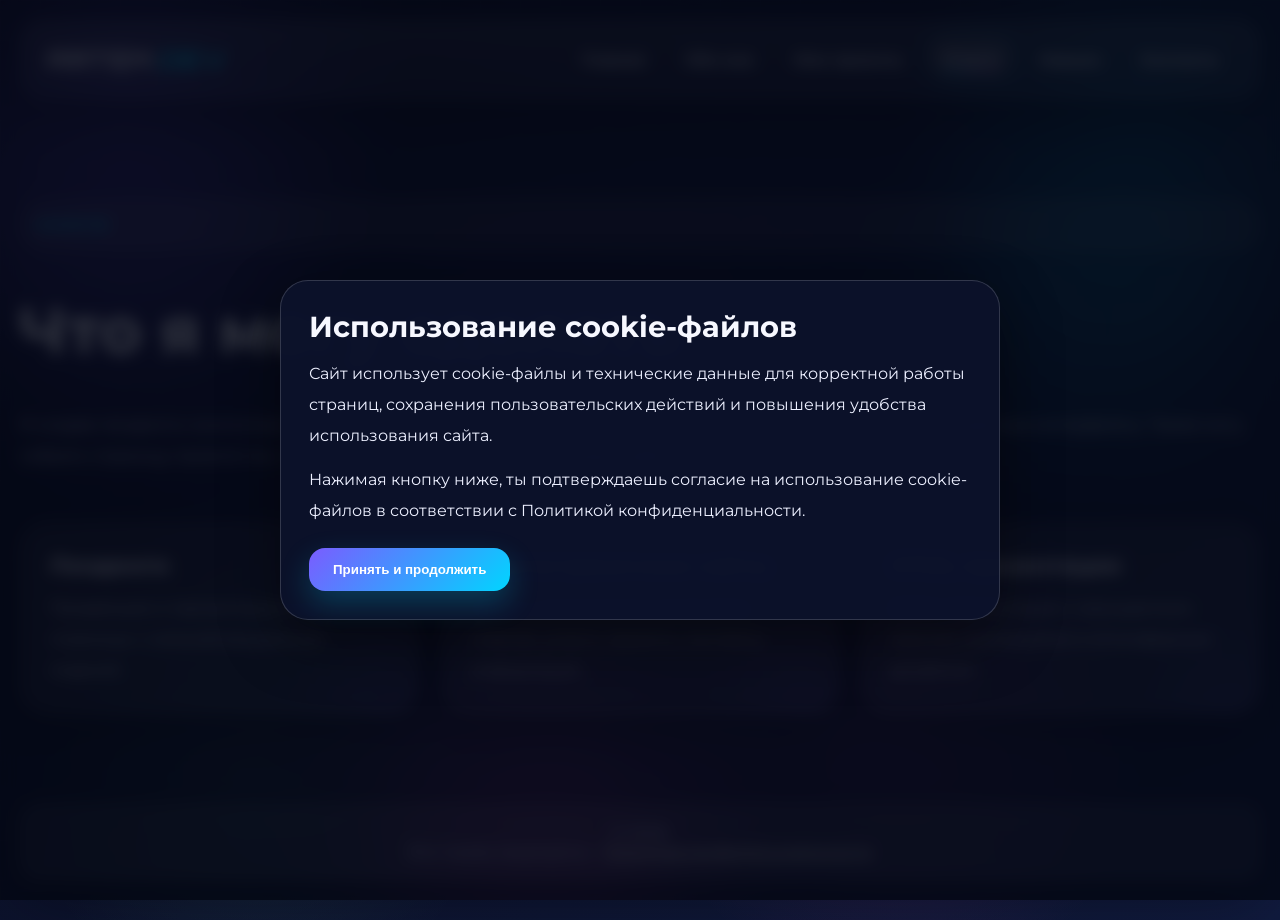
<file: services.html>
<!DOCTYPE html>
<html lang="ru">
<head>
  <meta charset="UTF-8" />
  <meta name="viewport" content="width=device-width, initial-scale=1.0" />
  <title>Услуги — Артём Картузов</title>
  <link rel="preconnect" href="https://fonts.googleapis.com">
  <link rel="preconnect" href="https://fonts.gstatic.com" crossorigin>
  <link href="https://fonts.googleapis.com/css2?family=Montserrat:wght@400;500;700;800&family=Orbitron:wght@500;700&display=swap" rel="stylesheet">
  <style>
*{margin:0;padding:0;box-sizing:border-box}
:root{
  --bg:#050816;--bg2:#0d1430;--bg3:#101a3d;--text:#f7f8ff;--muted:#c7d2ff;
  --accent1:#7a5cff;--accent2:#00d5ff;--accent3:#ff4fd2;--accent4:#7dffb3;
  --glass:rgba(255,255,255,.08);--border:rgba(255,255,255,.18);--shadow:0 20px 60px rgba(0,0,0,.35)
}
html{scroll-behavior:smooth}
body{
  font-family:'Montserrat',sans-serif;
  background:
    radial-gradient(circle at 10% 10%, rgba(122,92,255,.22), transparent 20%),
    radial-gradient(circle at 90% 12%, rgba(0,213,255,.16), transparent 18%),
    radial-gradient(circle at 70% 80%, rgba(255,79,210,.12), transparent 22%),
    radial-gradient(circle at 20% 85%, rgba(125,255,179,.08), transparent 18%),
    linear-gradient(135deg,var(--bg),var(--bg2),var(--bg3));
  color:var(--text);min-height:100vh;overflow-x:hidden
}
body.cookies-locked{overflow:hidden}
.bg-animation{
  position:fixed;inset:0;z-index:-4;
  background:
    radial-gradient(circle at 20% 20%, rgba(122,92,255,.08), transparent 25%),
    radial-gradient(circle at 80% 30%, rgba(0,213,255,.07), transparent 25%),
    radial-gradient(circle at 50% 80%, rgba(255,79,210,.07), transparent 28%);
  background-size:200% 200%;animation:bgShift 14s ease infinite
}
.grid-overlay{
  position:fixed;inset:0;z-index:-3;pointer-events:none;
  background-image:linear-gradient(rgba(255,255,255,.03) 1px, transparent 1px),linear-gradient(90deg, rgba(255,255,255,.03) 1px, transparent 1px);
  background-size:40px 40px;mask-image:linear-gradient(to bottom, rgba(0,0,0,.9), rgba(0,0,0,.35))
}
.orbs{position:fixed;inset:0;z-index:-2;overflow:hidden;pointer-events:none}
.orb{position:absolute;border-radius:50%;filter:blur(70px);opacity:.22;animation:floatOrb 16s ease-in-out infinite}
.orb1{width:340px;height:340px;left:-60px;top:50px;background:var(--accent1)}
.orb2{width:280px;height:280px;right:40px;top:140px;background:var(--accent2);animation-delay:-4s}
.orb3{width:320px;height:320px;left:30%;bottom:-100px;background:var(--accent3);animation-delay:-8s}
.glass{background:var(--glass);backdrop-filter:blur(18px);-webkit-backdrop-filter:blur(18px);border:1px solid var(--border);box-shadow:var(--shadow)}
.header{
  width:calc(100% - 40px);max-width:1260px;margin:20px auto 0;border-radius:24px;padding:18px 26px;
  display:flex;justify-content:space-between;align-items:center;position:sticky;top:14px;z-index:50;
  background:linear-gradient(180deg, rgba(255,255,255,.11), rgba(255,255,255,.06))
}
.logo{font-family:'Orbitron',sans-serif;font-size:1.55rem;font-weight:700;letter-spacing:1px}
.logo span{color:var(--accent2)}
.nav{display:flex;gap:10px;flex-wrap:wrap;justify-content:center}
.nav a{
  color:var(--text);text-decoration:none;padding:11px 15px;border-radius:999px;transition:.35s ease;position:relative;
  font-weight:600;font-size:.95rem
}
.nav a::after{
  content:"";position:absolute;left:16px;right:16px;bottom:7px;height:2px;border-radius:10px;
  background:linear-gradient(90deg,var(--accent2),var(--accent3));transform:scaleX(0);transition:.35s ease
}
.nav a:hover,.nav a.active{background:rgba(255,255,255,.12);transform:translateY(-2px);box-shadow:0 0 25px rgba(0,213,255,.18)}
.nav a:hover::after,.nav a.active::after{transform:scaleX(1)}
main{width:min(1260px, calc(100% - 40px));margin:44px auto 90px}
.hero,.page-hero{display:grid;grid-template-columns:1.18fr .82fr;gap:30px;align-items:center;min-height:80vh}
.page-hero{grid-template-columns:1fr;min-height:auto;padding:58px 0 16px}
.hero-badge{
  display:inline-block;padding:10px 16px;border-radius:999px;border:1px solid rgba(255,255,255,.18);
  background:rgba(255,255,255,.07);color:var(--accent2);font-size:.88rem;font-weight:700;letter-spacing:2px;margin-bottom:18px
}
.hero h1,.page-hero h1{font-size:clamp(2.4rem,5vw,5.1rem);line-height:1.02;margin-bottom:16px}
.hero h1 span,.gradient-text{
  background:linear-gradient(90deg,var(--accent2),var(--accent3),#ffffff,var(--accent4));
  -webkit-background-clip:text;-webkit-text-fill-color:transparent;background-size:250% auto;animation:shine 6s linear infinite
}
.hero h2{font-size:clamp(1.2rem,2.2vw,2rem);color:var(--muted);margin-bottom:18px}
p,.lead,.card p,.service-card p,.project-card p,.timeline-item p,.detail-list li,.policy-card li,.feature-card p,.long-card p{font-size:1.02rem;line-height:1.9;color:#edf0ff}
.hero-buttons,.chip-row,.info-pills{display:flex;gap:14px;flex-wrap:wrap;margin-top:26px}
.btn{
  display:inline-flex;align-items:center;justify-content:center;gap:8px;text-decoration:none;padding:14px 24px;border-radius:16px;
  font-weight:700;transition:transform .35s ease, box-shadow .35s ease, background .35s ease;border:none;cursor:pointer
}
.btn:hover{transform:translateY(-4px) scale(1.02)}
.btn-primary{background:linear-gradient(135deg,var(--accent1),var(--accent2));color:#fff;box-shadow:0 12px 30px rgba(0,213,255,.22)}
.btn-secondary{background:rgba(255,255,255,.09);color:#fff;border:1px solid rgba(255,255,255,.16)}
.hero-card,.card,.service-card,.project-card,.detail-card,.contact-card,.policy-card,.feature-card,.long-card{
  border-radius:28px;padding:28px;position:relative;overflow:hidden
}
.hero-card{min-height:360px;display:flex;flex-direction:column;justify-content:center;gap:16px}
.hero-card::before,.project-card::before,.card::before,.service-card::before,.detail-card::before,.contact-card::before,.policy-card::before,.feature-card::before,.long-card::before{
  content:"";position:absolute;inset:auto -20% -60% auto;width:220px;height:220px;border-radius:50%;
  background:radial-gradient(circle, rgba(122,92,255,.12), transparent 70%);pointer-events:none
}
.code-line{font-family:'Orbitron',sans-serif;font-size:clamp(1.2rem,2vw,1.65rem);opacity:.98}
.code-line.accent{color:var(--accent2);text-shadow:0 0 20px rgba(0,213,255,.45)}
.grid-3,.grid-2,.projects-grid,.services-grid,.contact-grid,.policy-grid,.feature-grid,.long-grid{display:grid;gap:22px;margin-top:36px}
.grid-3,.services-grid,.feature-grid{grid-template-columns:repeat(3,1fr)}
.grid-2,.contact-grid,.long-grid{grid-template-columns:repeat(2,1fr)}
.projects-grid{grid-template-columns:repeat(3,1fr)}
.policy-grid{grid-template-columns:1fr}
.card h3,.service-card h3,.project-card h2,.detail-card h2,.policy-card h2,.feature-card h3,.long-card h3{margin-bottom:14px;font-size:1.35rem}
.section-title{margin-top:92px;margin-bottom:20px}
.section-title p{color:var(--accent2);letter-spacing:2px;font-weight:700;margin-bottom:10px}
.section-title h2{font-size:clamp(2rem,3vw,3.1rem)}
.icon{font-size:2rem;margin-bottom:14px}
.project-thumb{
  width:86px;height:86px;border-radius:22px;display:grid;place-items:center;font-size:2.2rem;margin-bottom:18px;
  background:rgba(255,255,255,.09);border:1px solid rgba(255,255,255,.16)
}
.project-glow{
  position:absolute;inset:auto -50px -50px auto;width:180px;height:180px;
  background:radial-gradient(circle, rgba(0,213,255,.36), transparent 70%);filter:blur(10px)
}
.tag{
  display:inline-flex;padding:10px 14px;border-radius:999px;background:rgba(255,255,255,.08);
  border:1px solid rgba(255,255,255,.14);font-size:.92rem
}
.hover-lift{transition:transform .35s ease, box-shadow .35s ease, border-color .35s ease, filter .35s ease}
.hover-lift:hover{transform:translateY(-10px);box-shadow:0 20px 50px rgba(0,0,0,.35),0 0 20px rgba(0,213,255,.22),0 0 42px rgba(122,92,255,.18);border-color:rgba(255,255,255,.32);filter:brightness(1.03)}
.reveal{opacity:0;transform:translateY(42px);transition:opacity .9s ease,transform .9s ease}
.reveal.visible{opacity:1;transform:translateY(0)}
.floating{animation:floatCard 5s ease-in-out infinite}
.timeline-list{display:flex;flex-direction:column;gap:20px;margin-top:20px}
.timeline-item{display:grid;grid-template-columns:90px 1fr;gap:20px;padding:24px;border-radius:24px}
.timeline-item span{font-size:2rem;font-weight:800;color:var(--accent2)}
.footer{
  width:min(1260px, calc(100% - 40px));margin:0 auto 28px;border-radius:20px;text-align:center;padding:18px;color:#dbe2ff
}
.footer-line{display:block}
.footer a{color:#fff}
.scroll-top{
  position:fixed;right:20px;bottom:20px;width:56px;height:56px;border:none;border-radius:50%;font-size:1.4rem;cursor:pointer;color:#fff;
  z-index:120;background:linear-gradient(135deg,var(--accent1),var(--accent2));box-shadow:0 10px 30px rgba(0,213,255,.25);
  opacity:0;pointer-events:none;transform:translateY(20px);transition:.3s ease
}
.scroll-top.show{opacity:1;pointer-events:auto;transform:translateY(0)}
.detail-hero{display:grid;grid-template-columns:1fr 1fr;gap:24px;align-items:stretch}
.preview-box{
  min-height:320px;border-radius:28px;padding:30px;display:flex;align-items:center;justify-content:center;text-align:center;
  background:
    radial-gradient(circle at top left, rgba(0,213,255,.22), transparent 30%),
    radial-gradient(circle at bottom right, rgba(255,79,210,.16), transparent 30%),
    rgba(255,255,255,.06);
  border:1px solid rgba(255,255,255,.14)
}
.preview-box .big-icon{font-size:5rem}
.detail-list,.policy-card ul{margin:16px 0 0 18px}
.detail-list li,.policy-card li{margin-bottom:10px}
.contact-list{display:flex;flex-direction:column;gap:14px;margin-top:12px}
.contact-item{padding:14px 16px;border-radius:18px;background:rgba(255,255,255,.08);border:1px solid rgba(255,255,255,.14)}
.note{margin-top:24px;padding:18px;border-radius:18px;background:rgba(255,255,255,.06);border:1px solid rgba(255,255,255,.12)}
.cookie-overlay{
  position:fixed;inset:0;background:rgba(4,8,20,.82);backdrop-filter:blur(8px);display:none;
  align-items:center;justify-content:center;z-index:1000;padding:20px
}
.cookie-overlay.show{display:flex}
.cookie-box{
  width:min(720px,100%);padding:28px;border-radius:28px;background:rgba(12,18,44,.95);
  border:1px solid rgba(255,255,255,.16);box-shadow:0 20px 60px rgba(0,0,0,.45)
}
.cookie-box h2{margin-bottom:14px;font-size:1.8rem}
.cookie-box p{margin-bottom:14px}
.cookie-box .btn{margin-top:8px}
@keyframes bgShift{0%{background-position:0% 50%}50%{background-position:100% 50%}100%{background-position:0% 50%}}
@keyframes floatCard{0%,100%{transform:translateY(0)}50%{transform:translateY(-14px)}}
@keyframes shine{0%{background-position:0% center}100%{background-position:250% center}}
@keyframes floatOrb{0%,100%{transform:translate(0,0) scale(1)}50%{transform:translate(35px,-30px) scale(1.08)}}
@media (max-width:1100px){
  .hero,.detail-hero,.grid-3,.grid-2,.projects-grid,.services-grid,.contact-grid,.feature-grid,.long-grid{grid-template-columns:1fr}
  .header{flex-direction:column;gap:14px}.hero{min-height:auto;padding-top:26px}
}
@media (max-width:640px){
  .hero h1,.page-hero h1{font-size:2.1rem}
  .hero-card,.card,.service-card,.project-card,.detail-card,.contact-card,.policy-card,.timeline-item,.feature-card,.long-card,.cookie-box{padding:22px}
  .timeline-item{grid-template-columns:1fr}
}
</style>
</head>
<body>
  <div class="bg-animation"></div>
  <div class="grid-overlay"></div>
  <div class="orbs">
    <div class="orb orb1"></div>
    <div class="orb orb2"></div>
    <div class="orb orb3"></div>
  </div>
  <button class="scroll-top" id="scrollTopBtn" aria-label="Наверх">↑</button>
  <header class="header glass">
    <div class="logo">ARTEM<span>.DEV</span></div>
    <nav class="nav"><a href="index.html">Главная</a><a href="about.html">Обо мне</a><a href="projects.html">Мои проекты</a><a href="services.html" class="active">Услуги</a><a href="skills.html">Навыки</a><a href="contacts.html">Контакты</a></nav>
  </header>
  
<main>
  <section class="page-hero reveal">
    <p class="hero-badge">УСЛУГИ</p>
    <h1>Что я могу сделать</h1>
    <p>Я создаю лендинги, многостраничные сайты, презентации на HTML, страницы с анимациями и визуально насыщенные интерфейсы. Также могу собрать страницу проекта так, чтобы она красиво презентовала живую работу.</p>
  </section>
  <section class="services-grid reveal">
    <div class="service-card glass hover-lift"><h3>Лендинги</h3><p>Продающие и презентационные страницы с сильной визуальной подачей.</p></div>
    <div class="service-card glass hover-lift"><h3>Многостраничные сайты</h3><p>Сайты с несколькими разделами: главная, услуги, проекты, контакты, информация.</p></div>
    <div class="service-card glass hover-lift"><h3>HTML-презентации</h3><p>Сайты-презентации с насыщенным текстом, анимациями и атмосферным дизайном.</p></div>
  </section>
</main>

  
  <footer class="footer glass">
    <span class="footer-line">© 2026</span>
    <span class="footer-line">Все права защищены • <a href="privacy.html">Политика конфиденциальности</a></span>
  </footer>

  
  <div class="cookie-overlay" id="cookieOverlay">
    <div class="cookie-box">
      <h2>Использование cookie-файлов</h2>
      <p>Сайт использует cookie-файлы и технические данные для корректной работы страниц, сохранения пользовательских действий и повышения удобства использования сайта.</p>
      <p>Нажимая кнопку ниже, ты подтверждаешь согласие на использование cookie-файлов в соответствии с Политикой конфиденциальности.</p>
      <button class="btn btn-primary" id="acceptCookiesBtn">Принять и продолжить</button>
    </div>
  </div>

  <script>
document.addEventListener('DOMContentLoaded', () => {
  const revealElements = document.querySelectorAll('.reveal');
  const revealOnScroll = () => {
    const trigger = window.innerHeight * 0.85;
    revealElements.forEach(el => {
      const rect = el.getBoundingClientRect();
      if (rect.top < trigger) el.classList.add('visible');
    });
  };
  revealOnScroll();
  window.addEventListener('scroll', revealOnScroll);
const scrollTopBtn = document.getElementById('scrollTopBtn');
  if (scrollTopBtn) {
    const toggleButton = () => {
      if (window.scrollY > 260) scrollTopBtn.classList.add('show');
      else scrollTopBtn.classList.remove('show');
    };
    toggleButton();
    window.addEventListener('scroll', toggleButton);
    scrollTopBtn.addEventListener('click', () => window.scrollTo({ top: 0, behavior: 'smooth' }));
  }

  document.querySelectorAll('a[href]').forEach(link => {
    link.addEventListener('click', () => {
      try {
        const url = new URL(link.href, window.location.href);
        const sameOrigin = url.origin === window.location.origin;
        const isHtml = url.pathname.endsWith('.html') || url.pathname === '/' || url.pathname === '';
        if (sameOrigin && isHtml) sessionStorage.setItem('skipCookieOnce', '1');
      } catch (e) {}
    });
  });

  const cookieOverlay = document.getElementById('cookieOverlay');
  const acceptCookiesBtn = document.getElementById('acceptCookiesBtn');
  const shouldSkipCookie = sessionStorage.getItem('skipCookieOnce') === '1';

  if (cookieOverlay && !shouldSkipCookie) {
    cookieOverlay.classList.add('show');
    document.body.classList.add('cookies-locked');
  }
  if (shouldSkipCookie) {
    sessionStorage.removeItem('skipCookieOnce');
  }

  if (acceptCookiesBtn && cookieOverlay) {
    acceptCookiesBtn.addEventListener('click', () => {
      cookieOverlay.classList.remove('show');
      document.body.classList.remove('cookies-locked');
    });
  }

  const createParticle = () => {
    const particle = document.createElement('span');
    particle.style.position = 'fixed';
    particle.style.width = `${Math.random() * 6 + 4}px`;
    particle.style.height = particle.style.width;
    particle.style.left = `${Math.random() * window.innerWidth}px`;
    particle.style.top = `${window.innerHeight + 20}px`;
    particle.style.borderRadius = '50%';
    particle.style.pointerEvents = 'none';
    particle.style.background = Math.random() > 0.5 ? 'rgba(0, 213, 255, 0.8)' : 'rgba(255, 79, 210, 0.75)';
    particle.style.boxShadow = '0 0 20px currentColor';
    particle.style.zIndex = '-1';
    particle.style.opacity = '0.7';
    particle.style.transition = 'transform 6s linear, opacity 6s linear, top 6s linear';
    document.body.appendChild(particle);
    requestAnimationFrame(() => {
      particle.style.top = '-40px';
      particle.style.transform = `translateX(${(Math.random() - 0.5) * 220}px) scale(${Math.random() * 1.5 + 0.6})`;
      particle.style.opacity = '0';
    });
    setTimeout(() => particle.remove(), 6000);
  };
  setInterval(createParticle, 420);
});
</script>
</body>
</html>
</file>
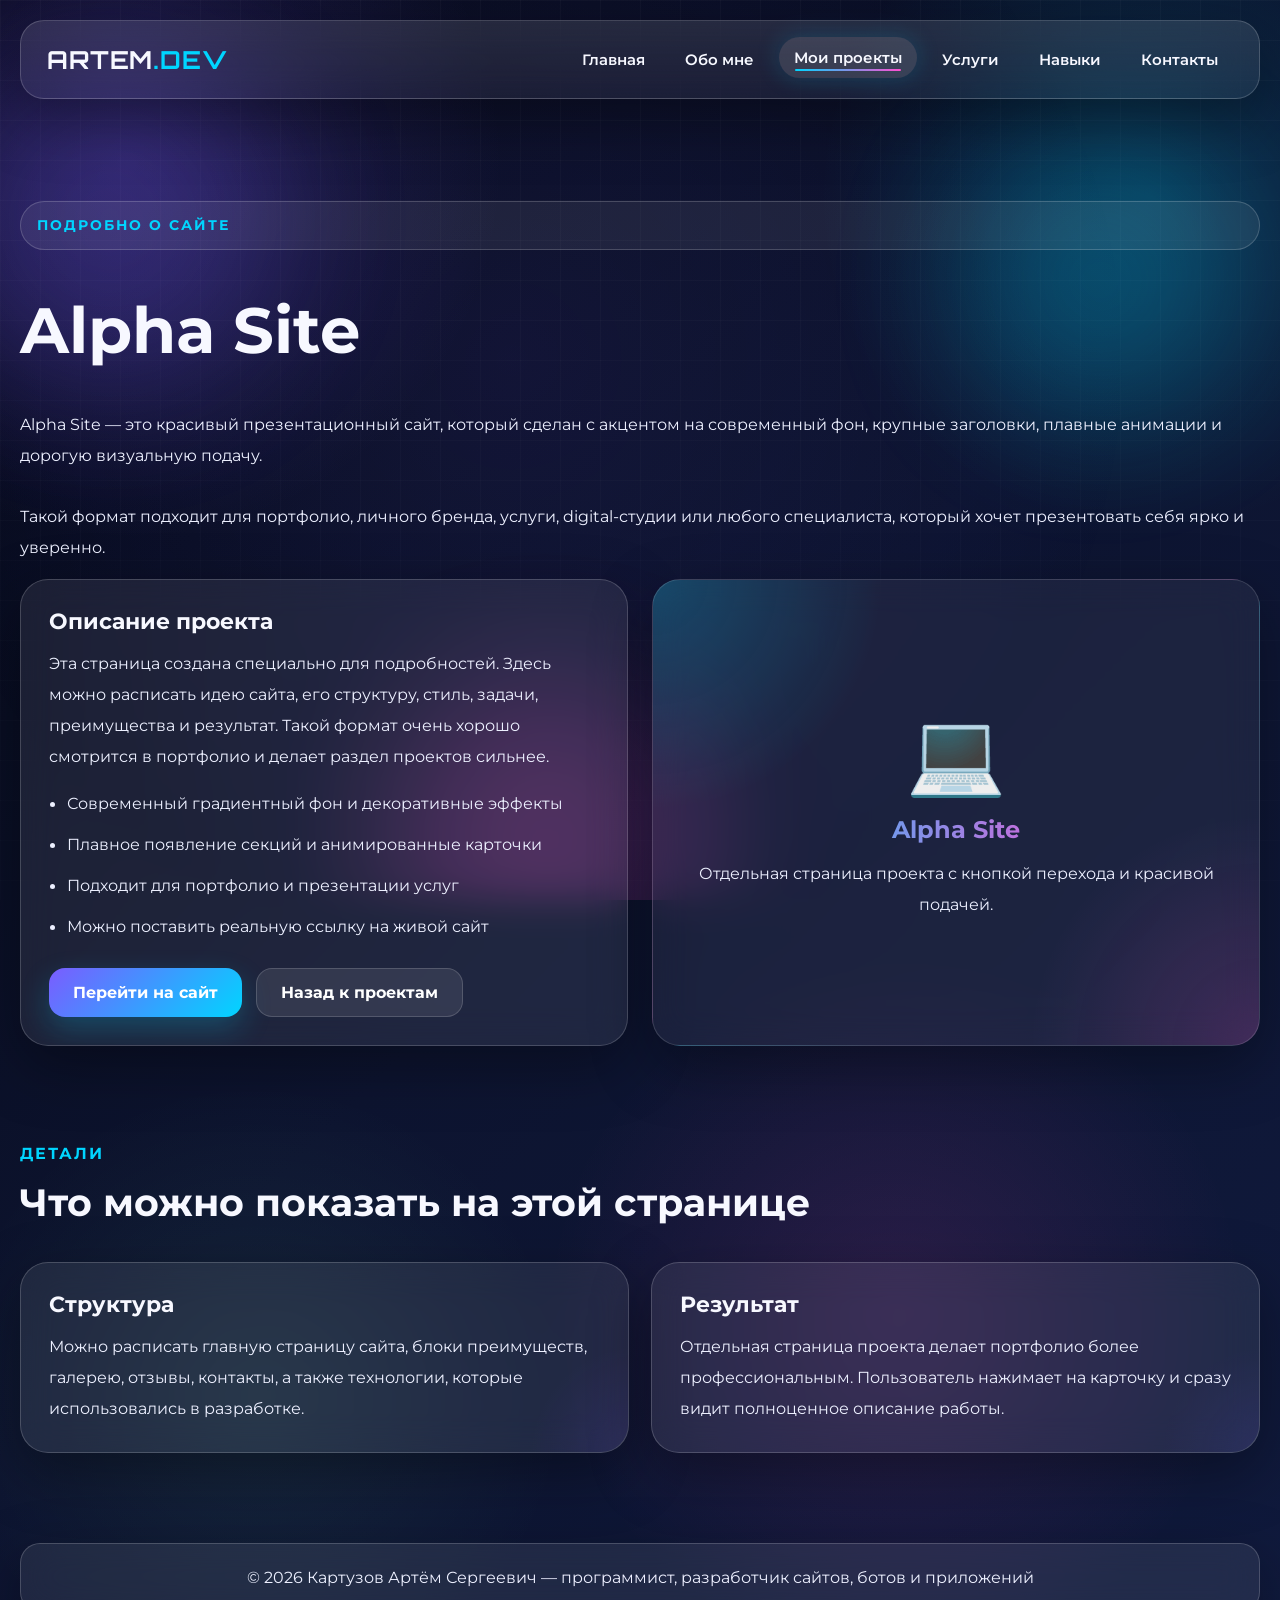
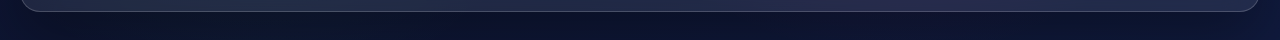
<file: site-alpha.html>
<!DOCTYPE html>
<html lang="ru">
<head>
  <meta charset="UTF-8" />
  <meta name="viewport" content="width=device-width, initial-scale=1.0" />
  <title>Alpha Site — Артём Картузов</title>
  <link rel="preconnect" href="https://fonts.googleapis.com">
  <link rel="preconnect" href="https://fonts.gstatic.com" crossorigin>
  <link href="https://fonts.googleapis.com/css2?family=Montserrat:wght@400;500;700;800&family=Orbitron:wght@500;700&display=swap" rel="stylesheet">
  <style>
*{margin:0;padding:0;box-sizing:border-box}
:root{
  --bg:#050816;--bg2:#0d1430;--bg3:#101a3d;--text:#f7f8ff;--muted:#c7d2ff;
  --accent1:#7a5cff;--accent2:#00d5ff;--accent3:#ff4fd2;--accent4:#7dffb3;
  --glass:rgba(255,255,255,.08);--border:rgba(255,255,255,.18);--shadow:0 20px 60px rgba(0,0,0,.35)
}
html{scroll-behavior:smooth}
body{
  font-family:'Montserrat',sans-serif;
  background:
    radial-gradient(circle at 10% 10%, rgba(122,92,255,.22), transparent 20%),
    radial-gradient(circle at 90% 12%, rgba(0,213,255,.16), transparent 18%),
    radial-gradient(circle at 70% 80%, rgba(255,79,210,.12), transparent 22%),
    radial-gradient(circle at 20% 85%, rgba(125,255,179,.08), transparent 18%),
    linear-gradient(135deg,var(--bg),var(--bg2),var(--bg3));
  color:var(--text);min-height:100vh;overflow-x:hidden
}
.bg-animation{
  position:fixed;inset:0;z-index:-4;
  background:
    radial-gradient(circle at 20% 20%, rgba(122,92,255,.08), transparent 25%),
    radial-gradient(circle at 80% 30%, rgba(0,213,255,.07), transparent 25%),
    radial-gradient(circle at 50% 80%, rgba(255,79,210,.07), transparent 28%);
  background-size:200% 200%;animation:bgShift 14s ease infinite
}
.grid-overlay{
  position:fixed;inset:0;z-index:-3;pointer-events:none;
  background-image:linear-gradient(rgba(255,255,255,.03) 1px, transparent 1px),linear-gradient(90deg, rgba(255,255,255,.03) 1px, transparent 1px);
  background-size:40px 40px;mask-image:linear-gradient(to bottom, rgba(0,0,0,.9), rgba(0,0,0,.35))
}
.orbs{position:fixed;inset:0;z-index:-2;overflow:hidden;pointer-events:none}
.orb{position:absolute;border-radius:50%;filter:blur(70px);opacity:.22;animation:floatOrb 16s ease-in-out infinite}
.orb1{width:340px;height:340px;left:-60px;top:50px;background:var(--accent1)}
.orb2{width:280px;height:280px;right:40px;top:140px;background:var(--accent2);animation-delay:-4s}
.orb3{width:320px;height:320px;left:30%;bottom:-100px;background:var(--accent3);animation-delay:-8s}
.glass{background:var(--glass);backdrop-filter:blur(18px);-webkit-backdrop-filter:blur(18px);border:1px solid var(--border);box-shadow:var(--shadow)}
.header{
  width:calc(100% - 40px);max-width:1260px;margin:20px auto 0;border-radius:24px;padding:18px 26px;
  display:flex;justify-content:space-between;align-items:center;position:sticky;top:14px;z-index:50;
  background:linear-gradient(180deg, rgba(255,255,255,.11), rgba(255,255,255,.06))
}
.logo{font-family:'Orbitron',sans-serif;font-size:1.55rem;font-weight:700;letter-spacing:1px}
.logo span{color:var(--accent2)}
.nav{display:flex;gap:10px;flex-wrap:wrap;justify-content:center}
.nav a{
  color:var(--text);text-decoration:none;padding:11px 15px;border-radius:999px;transition:.35s ease;position:relative;
  font-weight:600;font-size:.95rem
}
.nav a::after{
  content:"";position:absolute;left:16px;right:16px;bottom:7px;height:2px;border-radius:10px;
  background:linear-gradient(90deg,var(--accent2),var(--accent3));transform:scaleX(0);transition:.35s ease
}
.nav a:hover,.nav a.active{background:rgba(255,255,255,.12);transform:translateY(-2px);box-shadow:0 0 25px rgba(0,213,255,.18)}
.nav a:hover::after,.nav a.active::after{transform:scaleX(1)}
main{width:min(1260px, calc(100% - 40px));margin:44px auto 90px}
.hero,.page-hero{display:grid;grid-template-columns:1.18fr .82fr;gap:30px;align-items:center;min-height:80vh}
.page-hero{grid-template-columns:1fr;min-height:auto;padding:58px 0 16px}
.hero-badge{
  display:inline-block;padding:10px 16px;border-radius:999px;border:1px solid rgba(255,255,255,.18);
  background:rgba(255,255,255,.07);color:var(--accent2);font-size:.88rem;font-weight:700;letter-spacing:2px;margin-bottom:18px
}
.hero h1,.page-hero h1{font-size:clamp(2.4rem,5vw,5.1rem);line-height:1.02;margin-bottom:16px}
.hero h1 span,.gradient-text{
  background:linear-gradient(90deg,var(--accent2),var(--accent3),#ffffff,var(--accent4));
  -webkit-background-clip:text;-webkit-text-fill-color:transparent;background-size:250% auto;animation:shine 6s linear infinite
}
.hero h2{font-size:clamp(1.2rem,2.2vw,2rem);color:var(--muted);margin-bottom:18px}
p,.lead,.card p,.service-card p,.project-card p,.timeline-item p,.detail-list li,.cta p{font-size:1.02rem;line-height:1.9;color:#edf0ff}
.hero-buttons,.chip-row{display:flex;gap:14px;flex-wrap:wrap;margin-top:26px}
.btn{
  display:inline-flex;align-items:center;justify-content:center;gap:8px;text-decoration:none;padding:14px 24px;border-radius:16px;
  font-weight:700;transition:transform .35s ease, box-shadow .35s ease, background .35s ease
}
.btn:hover{transform:translateY(-4px) scale(1.02)}
.btn-primary{background:linear-gradient(135deg,var(--accent1),var(--accent2));color:#fff;box-shadow:0 12px 30px rgba(0,213,255,.22)}
.btn-secondary{background:rgba(255,255,255,.09);color:#fff;border:1px solid rgba(255,255,255,.16)}
.hero-card,.card,.service-card,.project-card,.detail-card,.cta,.faq-item,.contact-card{
  border-radius:28px;padding:28px;position:relative;overflow:hidden
}
.hero-card{min-height:360px;display:flex;flex-direction:column;justify-content:center;gap:16px}
.hero-card::before,.project-card::before,.card::before,.service-card::before,.detail-card::before,.faq-item::before,.contact-card::before{
  content:"";position:absolute;inset:auto -20% -60% auto;width:220px;height:220px;border-radius:50%;
  background:radial-gradient(circle, rgba(122,92,255,.12), transparent 70%);pointer-events:none
}
.code-line{font-family:'Orbitron',sans-serif;font-size:clamp(1.2rem,2vw,1.65rem);opacity:.98}
.code-line.accent{color:var(--accent2);text-shadow:0 0 20px rgba(0,213,255,.45)}
.grid-3,.grid-2,.projects-grid,.services-grid,.contact-grid{display:grid;gap:22px;margin-top:36px}
.grid-3,.services-grid{grid-template-columns:repeat(3,1fr)}
.grid-2,.contact-grid{grid-template-columns:repeat(2,1fr)}
.projects-grid{grid-template-columns:repeat(3,1fr)}
.card h3,.service-card h3,.project-card h2,.detail-card h2,.faq-item h3,.cta h2{margin-bottom:14px;font-size:1.35rem}
.section-title{margin-top:92px;margin-bottom:20px}
.section-title p{color:var(--accent2);letter-spacing:2px;font-weight:700;margin-bottom:10px}
.section-title h2{font-size:clamp(2rem,3vw,3.1rem)}
.icon{font-size:2rem;margin-bottom:14px}
.project-thumb{
  width:86px;height:86px;border-radius:22px;display:grid;place-items:center;font-size:2.2rem;margin-bottom:18px;
  background:rgba(255,255,255,.09);border:1px solid rgba(255,255,255,.16)
}
.project-glow{
  position:absolute;inset:auto -50px -50px auto;width:180px;height:180px;
  background:radial-gradient(circle, rgba(0,213,255,.36), transparent 70%);filter:blur(10px)
}
.tag{
  display:inline-flex;padding:10px 14px;border-radius:999px;background:rgba(255,255,255,.08);
  border:1px solid rgba(255,255,255,.14);font-size:.92rem
}
.hover-lift{transition:transform .45s ease, box-shadow .45s ease, border-color .45s ease}
.hover-lift:hover{transform:translateY(-10px) scale(1.01);box-shadow:0 20px 50px rgba(0,0,0,.35),0 0 30px rgba(111,91,255,.18);border-color:rgba(255,255,255,.3)}
.reveal{opacity:0;transform:translateY(42px);transition:opacity .9s ease,transform .9s ease}
.reveal.visible{opacity:1;transform:translateY(0)}
.floating{animation:floatCard 5s ease-in-out infinite}
.timeline-list{display:flex;flex-direction:column;gap:20px;margin-top:20px}
.timeline-item{display:grid;grid-template-columns:90px 1fr;gap:20px;padding:24px;border-radius:24px}
.timeline-item span{font-size:2rem;font-weight:800;color:var(--accent2)}
.cta{text-align:center;margin-top:92px}
.footer{width:min(1260px, calc(100% - 40px));margin:0 auto 28px;border-radius:20px;text-align:center;padding:18px;color:#dbe2ff}
.scroll-top{
  position:fixed;right:20px;bottom:20px;width:56px;height:56px;border:none;border-radius:50%;font-size:1.4rem;cursor:pointer;color:#fff;
  z-index:120;background:linear-gradient(135deg,var(--accent1),var(--accent2));box-shadow:0 10px 30px rgba(0,213,255,.25);
  opacity:0;pointer-events:none;transform:translateY(20px);transition:.3s ease
}
.scroll-top.show{opacity:1;pointer-events:auto;transform:translateY(0)}
.detail-hero{display:grid;grid-template-columns:1fr 1fr;gap:24px;align-items:stretch}
.preview-box{
  min-height:320px;border-radius:28px;padding:30px;display:flex;align-items:center;justify-content:center;text-align:center;
  background:
    radial-gradient(circle at top left, rgba(0,213,255,.22), transparent 30%),
    radial-gradient(circle at bottom right, rgba(255,79,210,.16), transparent 30%),
    rgba(255,255,255,.06);
  border:1px solid rgba(255,255,255,.14)
}
.preview-box .big-icon{font-size:5rem}
.detail-list{margin:16px 0 0 18px}
.detail-list li{margin-bottom:10px}
.contact-list{display:flex;flex-direction:column;gap:14px;margin-top:12px}
.contact-item{padding:14px 16px;border-radius:18px;background:rgba(255,255,255,.08);border:1px solid rgba(255,255,255,.14)}
@keyframes bgShift{0%{background-position:0% 50%}50%{background-position:100% 50%}100%{background-position:0% 50%}}
@keyframes floatCard{0%,100%{transform:translateY(0)}50%{transform:translateY(-14px)}}
@keyframes shine{0%{background-position:0% center}100%{background-position:250% center}}
@keyframes floatOrb{0%,100%{transform:translate(0,0) scale(1)}50%{transform:translate(35px,-30px) scale(1.08)}}
@media (max-width:1100px){
  .hero,.detail-hero,.grid-3,.grid-2,.projects-grid,.services-grid,.contact-grid{grid-template-columns:1fr}
  .header{flex-direction:column;gap:14px}.hero{min-height:auto;padding-top:26px}
}
@media (max-width:640px){
  .hero h1,.page-hero h1{font-size:2.1rem}
  .hero-card,.card,.service-card,.project-card,.detail-card,.cta,.faq-item,.contact-card,.timeline-item{padding:22px}
  .timeline-item{grid-template-columns:1fr}
}
</style>
</head>
<body>
  <div class="bg-animation"></div>
  <div class="grid-overlay"></div>
  <div class="orbs">
    <div class="orb orb1"></div>
    <div class="orb orb2"></div>
    <div class="orb orb3"></div>
  </div>
  <button class="scroll-top" id="scrollTopBtn" aria-label="Наверх">↑</button>
  <header class="header glass">
    <div class="logo">ARTEM<span>.DEV</span></div>
    <nav class="nav"><a href="index.html">Главная</a><a href="about.html">Обо мне</a><a href="projects.html" class="active">Мои проекты</a><a href="services.html">Услуги</a><a href="skills.html">Навыки</a><a href="contacts.html">Контакты</a></nav>
  </header>
  
<main>
  <section class="page-hero reveal">
    <p class="hero-badge">ПОДРОБНО О САЙТЕ</p>
    <h1>Alpha Site</h1>
    <p>Alpha Site — это красивый презентационный сайт, который сделан с акцентом на современный фон, крупные заголовки, плавные анимации и дорогую визуальную подачу.</p>
    <p>Такой формат подходит для портфолио, личного бренда, услуги, digital-студии или любого специалиста, который хочет презентовать себя ярко и уверенно.</p>
  </section>
  <section class="detail-hero reveal">
    <div class="detail-card glass hover-lift">
      <h2>Описание проекта</h2>
      <p>Эта страница создана специально для подробностей. Здесь можно расписать идею сайта, его структуру, стиль, задачи, преимущества и результат. Такой формат очень хорошо смотрится в портфолио и делает раздел проектов сильнее.</p>
      <ul class="detail-list"><li>Современный градиентный фон и декоративные эффекты</li><li>Плавное появление секций и анимированные карточки</li><li>Подходит для портфолио и презентации услуг</li><li>Можно поставить реальную ссылку на живой сайт</li></ul>
      <div class="hero-buttons">
        <a href="https://example.com" class="btn btn-primary" target="_blank">Перейти на сайт</a>
        <a href="projects.html" class="btn btn-secondary">Назад к проектам</a>
      </div>
    </div>
    <div class="preview-box glass hover-lift">
      <div><div class="big-icon">💻</div><h2 class="gradient-text" style="margin-top:14px">Alpha Site</h2><p style="margin-top:14px">Отдельная страница проекта с кнопкой перехода и красивой подачей.</p></div>
    </div>
  </section>
  <section class="section-title reveal"><p>ДЕТАЛИ</p><h2>Что можно показать на этой странице</h2></section>
  <section class="grid-2 reveal">
    <div class="detail-card glass hover-lift"><h2>Структура</h2><p>Можно расписать главную страницу сайта, блоки преимуществ, галерею, отзывы, контакты, а также технологии, которые использовались в разработке.</p></div>
    <div class="detail-card glass hover-lift"><h2>Результат</h2><p>Отдельная страница проекта делает портфолио более профессиональным. Пользователь нажимает на карточку и сразу видит полноценное описание работы.</p></div>
  </section>
</main>

  <footer class="footer glass">
    <p>© 2026 Картузов Артём Сергеевич — программист, разработчик сайтов, ботов и приложений</p>
  </footer>
  <script>
document.addEventListener('DOMContentLoaded', () => {
  const revealElements = document.querySelectorAll('.reveal');
  const revealOnScroll = () => {
    const trigger = window.innerHeight * 0.85;
    revealElements.forEach(el => {
      const rect = el.getBoundingClientRect();
      if (rect.top < trigger) el.classList.add('visible');
    });
  };
  revealOnScroll();
  window.addEventListener('scroll', revealOnScroll);

  const cards = document.querySelectorAll('.hover-lift');
  cards.forEach(card => {
    card.addEventListener('mousemove', e => {
      const rect = card.getBoundingClientRect();
      const x = e.clientX - rect.left;
      const y = e.clientY - rect.top;
      const centerX = rect.width / 2;
      const centerY = rect.height / 2;
      const rotateY = (x - centerX) / 22;
      const rotateX = -(y - centerY) / 22;
      card.style.transform = `perspective(1000px) rotateX(${rotateX}deg) rotateY(${rotateY}deg) translateY(-8px)`;
    });
    card.addEventListener('mouseleave', () => { card.style.transform = ''; });
  });

  const scrollTopBtn = document.getElementById('scrollTopBtn');
  if (scrollTopBtn) {
    const toggleButton = () => {
      if (window.scrollY > 260) scrollTopBtn.classList.add('show');
      else scrollTopBtn.classList.remove('show');
    };
    toggleButton();
    window.addEventListener('scroll', toggleButton);
    scrollTopBtn.addEventListener('click', () => window.scrollTo({ top: 0, behavior: 'smooth' }));
  }

  const createParticle = () => {
    const particle = document.createElement('span');
    particle.style.position = 'fixed';
    particle.style.width = `${Math.random() * 6 + 4}px`;
    particle.style.height = particle.style.width;
    particle.style.left = `${Math.random() * window.innerWidth}px`;
    particle.style.top = `${window.innerHeight + 20}px`;
    particle.style.borderRadius = '50%';
    particle.style.pointerEvents = 'none';
    particle.style.background = Math.random() > 0.5 ? 'rgba(0, 213, 255, 0.8)' : 'rgba(255, 79, 210, 0.75)';
    particle.style.boxShadow = '0 0 20px currentColor';
    particle.style.zIndex = '-1';
    particle.style.opacity = '0.7';
    particle.style.transition = 'transform 6s linear, opacity 6s linear, top 6s linear';
    document.body.appendChild(particle);
    requestAnimationFrame(() => {
      particle.style.top = '-40px';
      particle.style.transform = `translateX(${(Math.random() - 0.5) * 220}px) scale(${Math.random() * 1.5 + 0.6})`;
      particle.style.opacity = '0';
    });
    setTimeout(() => particle.remove(), 6000);
  };
  setInterval(createParticle, 420);
});
</script>
</body>
</html>
</file>
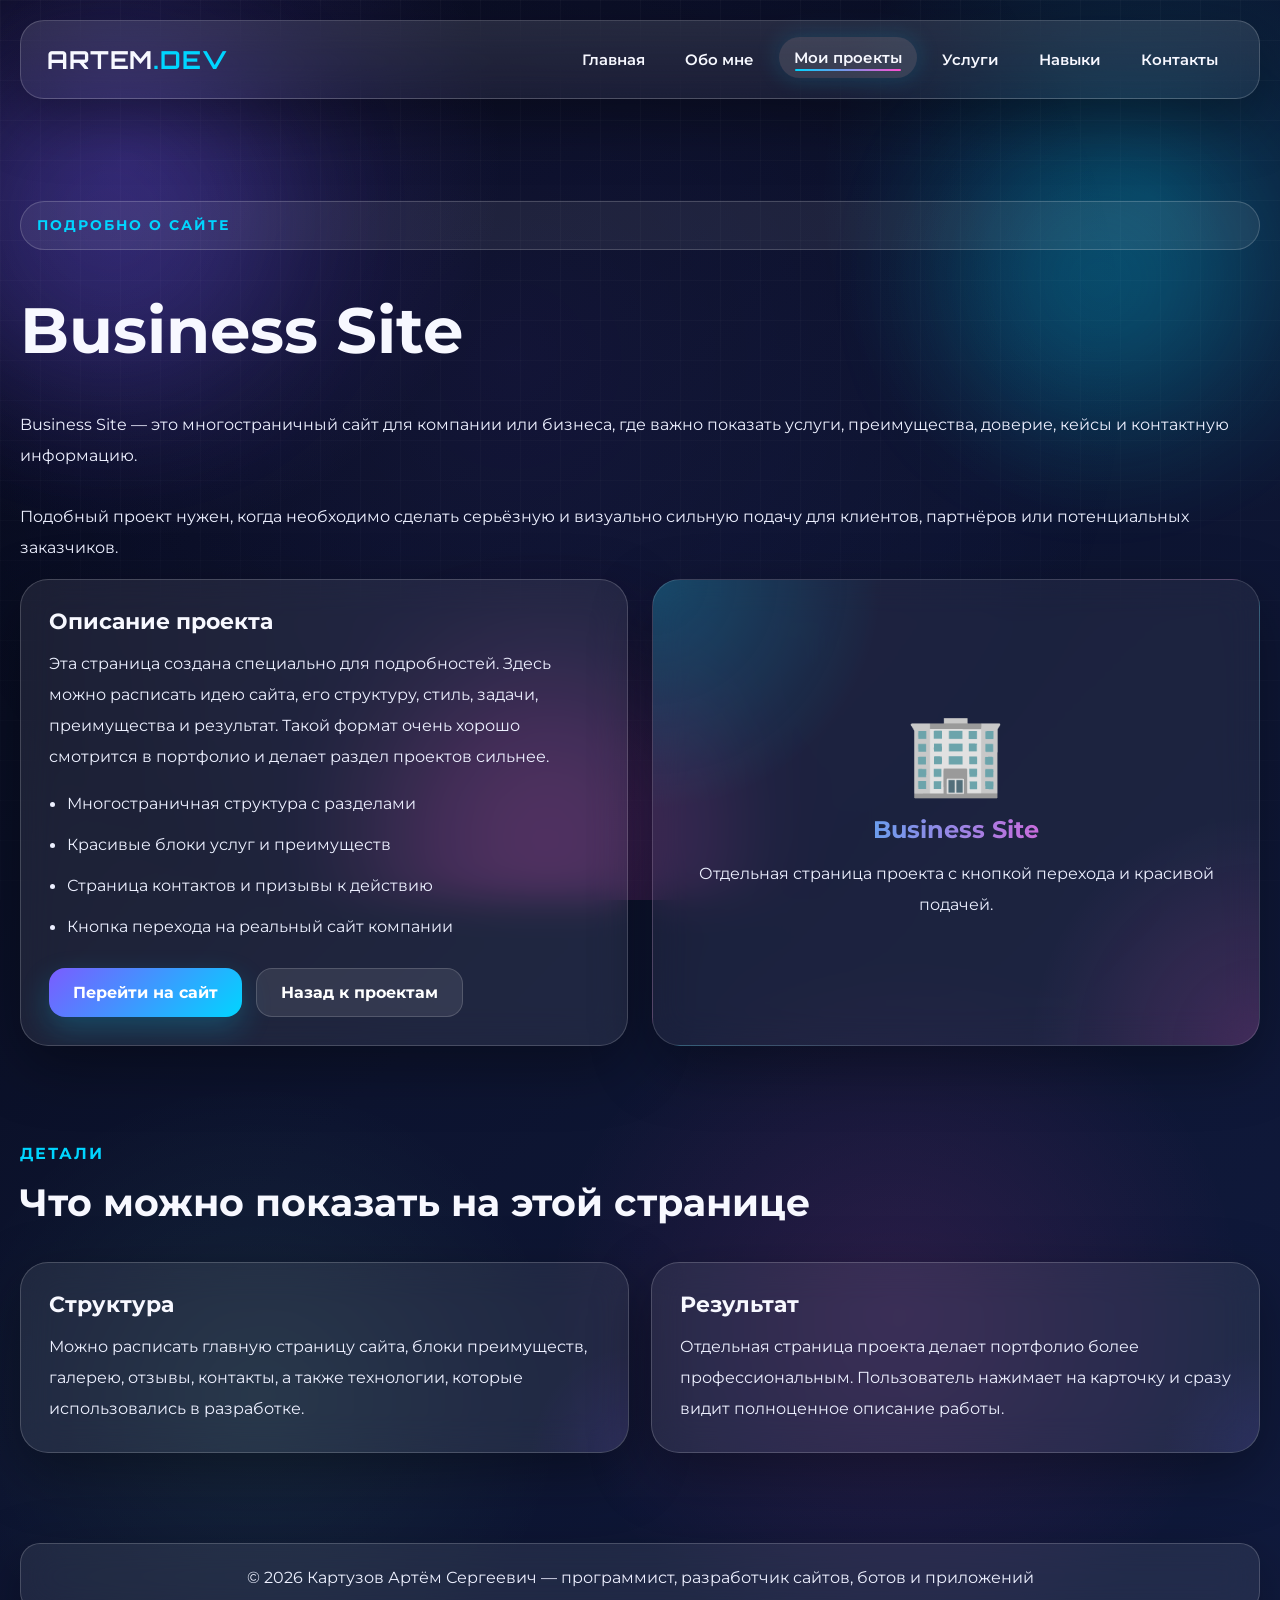
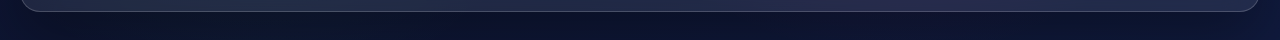
<file: site-business.html>
<!DOCTYPE html>
<html lang="ru">
<head>
  <meta charset="UTF-8" />
  <meta name="viewport" content="width=device-width, initial-scale=1.0" />
  <title>Business Site — Артём Картузов</title>
  <link rel="preconnect" href="https://fonts.googleapis.com">
  <link rel="preconnect" href="https://fonts.gstatic.com" crossorigin>
  <link href="https://fonts.googleapis.com/css2?family=Montserrat:wght@400;500;700;800&family=Orbitron:wght@500;700&display=swap" rel="stylesheet">
  <style>
*{margin:0;padding:0;box-sizing:border-box}
:root{
  --bg:#050816;--bg2:#0d1430;--bg3:#101a3d;--text:#f7f8ff;--muted:#c7d2ff;
  --accent1:#7a5cff;--accent2:#00d5ff;--accent3:#ff4fd2;--accent4:#7dffb3;
  --glass:rgba(255,255,255,.08);--border:rgba(255,255,255,.18);--shadow:0 20px 60px rgba(0,0,0,.35)
}
html{scroll-behavior:smooth}
body{
  font-family:'Montserrat',sans-serif;
  background:
    radial-gradient(circle at 10% 10%, rgba(122,92,255,.22), transparent 20%),
    radial-gradient(circle at 90% 12%, rgba(0,213,255,.16), transparent 18%),
    radial-gradient(circle at 70% 80%, rgba(255,79,210,.12), transparent 22%),
    radial-gradient(circle at 20% 85%, rgba(125,255,179,.08), transparent 18%),
    linear-gradient(135deg,var(--bg),var(--bg2),var(--bg3));
  color:var(--text);min-height:100vh;overflow-x:hidden
}
.bg-animation{
  position:fixed;inset:0;z-index:-4;
  background:
    radial-gradient(circle at 20% 20%, rgba(122,92,255,.08), transparent 25%),
    radial-gradient(circle at 80% 30%, rgba(0,213,255,.07), transparent 25%),
    radial-gradient(circle at 50% 80%, rgba(255,79,210,.07), transparent 28%);
  background-size:200% 200%;animation:bgShift 14s ease infinite
}
.grid-overlay{
  position:fixed;inset:0;z-index:-3;pointer-events:none;
  background-image:linear-gradient(rgba(255,255,255,.03) 1px, transparent 1px),linear-gradient(90deg, rgba(255,255,255,.03) 1px, transparent 1px);
  background-size:40px 40px;mask-image:linear-gradient(to bottom, rgba(0,0,0,.9), rgba(0,0,0,.35))
}
.orbs{position:fixed;inset:0;z-index:-2;overflow:hidden;pointer-events:none}
.orb{position:absolute;border-radius:50%;filter:blur(70px);opacity:.22;animation:floatOrb 16s ease-in-out infinite}
.orb1{width:340px;height:340px;left:-60px;top:50px;background:var(--accent1)}
.orb2{width:280px;height:280px;right:40px;top:140px;background:var(--accent2);animation-delay:-4s}
.orb3{width:320px;height:320px;left:30%;bottom:-100px;background:var(--accent3);animation-delay:-8s}
.glass{background:var(--glass);backdrop-filter:blur(18px);-webkit-backdrop-filter:blur(18px);border:1px solid var(--border);box-shadow:var(--shadow)}
.header{
  width:calc(100% - 40px);max-width:1260px;margin:20px auto 0;border-radius:24px;padding:18px 26px;
  display:flex;justify-content:space-between;align-items:center;position:sticky;top:14px;z-index:50;
  background:linear-gradient(180deg, rgba(255,255,255,.11), rgba(255,255,255,.06))
}
.logo{font-family:'Orbitron',sans-serif;font-size:1.55rem;font-weight:700;letter-spacing:1px}
.logo span{color:var(--accent2)}
.nav{display:flex;gap:10px;flex-wrap:wrap;justify-content:center}
.nav a{
  color:var(--text);text-decoration:none;padding:11px 15px;border-radius:999px;transition:.35s ease;position:relative;
  font-weight:600;font-size:.95rem
}
.nav a::after{
  content:"";position:absolute;left:16px;right:16px;bottom:7px;height:2px;border-radius:10px;
  background:linear-gradient(90deg,var(--accent2),var(--accent3));transform:scaleX(0);transition:.35s ease
}
.nav a:hover,.nav a.active{background:rgba(255,255,255,.12);transform:translateY(-2px);box-shadow:0 0 25px rgba(0,213,255,.18)}
.nav a:hover::after,.nav a.active::after{transform:scaleX(1)}
main{width:min(1260px, calc(100% - 40px));margin:44px auto 90px}
.hero,.page-hero{display:grid;grid-template-columns:1.18fr .82fr;gap:30px;align-items:center;min-height:80vh}
.page-hero{grid-template-columns:1fr;min-height:auto;padding:58px 0 16px}
.hero-badge{
  display:inline-block;padding:10px 16px;border-radius:999px;border:1px solid rgba(255,255,255,.18);
  background:rgba(255,255,255,.07);color:var(--accent2);font-size:.88rem;font-weight:700;letter-spacing:2px;margin-bottom:18px
}
.hero h1,.page-hero h1{font-size:clamp(2.4rem,5vw,5.1rem);line-height:1.02;margin-bottom:16px}
.hero h1 span,.gradient-text{
  background:linear-gradient(90deg,var(--accent2),var(--accent3),#ffffff,var(--accent4));
  -webkit-background-clip:text;-webkit-text-fill-color:transparent;background-size:250% auto;animation:shine 6s linear infinite
}
.hero h2{font-size:clamp(1.2rem,2.2vw,2rem);color:var(--muted);margin-bottom:18px}
p,.lead,.card p,.service-card p,.project-card p,.timeline-item p,.detail-list li,.cta p{font-size:1.02rem;line-height:1.9;color:#edf0ff}
.hero-buttons,.chip-row{display:flex;gap:14px;flex-wrap:wrap;margin-top:26px}
.btn{
  display:inline-flex;align-items:center;justify-content:center;gap:8px;text-decoration:none;padding:14px 24px;border-radius:16px;
  font-weight:700;transition:transform .35s ease, box-shadow .35s ease, background .35s ease
}
.btn:hover{transform:translateY(-4px) scale(1.02)}
.btn-primary{background:linear-gradient(135deg,var(--accent1),var(--accent2));color:#fff;box-shadow:0 12px 30px rgba(0,213,255,.22)}
.btn-secondary{background:rgba(255,255,255,.09);color:#fff;border:1px solid rgba(255,255,255,.16)}
.hero-card,.card,.service-card,.project-card,.detail-card,.cta,.faq-item,.contact-card{
  border-radius:28px;padding:28px;position:relative;overflow:hidden
}
.hero-card{min-height:360px;display:flex;flex-direction:column;justify-content:center;gap:16px}
.hero-card::before,.project-card::before,.card::before,.service-card::before,.detail-card::before,.faq-item::before,.contact-card::before{
  content:"";position:absolute;inset:auto -20% -60% auto;width:220px;height:220px;border-radius:50%;
  background:radial-gradient(circle, rgba(122,92,255,.12), transparent 70%);pointer-events:none
}
.code-line{font-family:'Orbitron',sans-serif;font-size:clamp(1.2rem,2vw,1.65rem);opacity:.98}
.code-line.accent{color:var(--accent2);text-shadow:0 0 20px rgba(0,213,255,.45)}
.grid-3,.grid-2,.projects-grid,.services-grid,.contact-grid{display:grid;gap:22px;margin-top:36px}
.grid-3,.services-grid{grid-template-columns:repeat(3,1fr)}
.grid-2,.contact-grid{grid-template-columns:repeat(2,1fr)}
.projects-grid{grid-template-columns:repeat(3,1fr)}
.card h3,.service-card h3,.project-card h2,.detail-card h2,.faq-item h3,.cta h2{margin-bottom:14px;font-size:1.35rem}
.section-title{margin-top:92px;margin-bottom:20px}
.section-title p{color:var(--accent2);letter-spacing:2px;font-weight:700;margin-bottom:10px}
.section-title h2{font-size:clamp(2rem,3vw,3.1rem)}
.icon{font-size:2rem;margin-bottom:14px}
.project-thumb{
  width:86px;height:86px;border-radius:22px;display:grid;place-items:center;font-size:2.2rem;margin-bottom:18px;
  background:rgba(255,255,255,.09);border:1px solid rgba(255,255,255,.16)
}
.project-glow{
  position:absolute;inset:auto -50px -50px auto;width:180px;height:180px;
  background:radial-gradient(circle, rgba(0,213,255,.36), transparent 70%);filter:blur(10px)
}
.tag{
  display:inline-flex;padding:10px 14px;border-radius:999px;background:rgba(255,255,255,.08);
  border:1px solid rgba(255,255,255,.14);font-size:.92rem
}
.hover-lift{transition:transform .45s ease, box-shadow .45s ease, border-color .45s ease}
.hover-lift:hover{transform:translateY(-10px) scale(1.01);box-shadow:0 20px 50px rgba(0,0,0,.35),0 0 30px rgba(111,91,255,.18);border-color:rgba(255,255,255,.3)}
.reveal{opacity:0;transform:translateY(42px);transition:opacity .9s ease,transform .9s ease}
.reveal.visible{opacity:1;transform:translateY(0)}
.floating{animation:floatCard 5s ease-in-out infinite}
.timeline-list{display:flex;flex-direction:column;gap:20px;margin-top:20px}
.timeline-item{display:grid;grid-template-columns:90px 1fr;gap:20px;padding:24px;border-radius:24px}
.timeline-item span{font-size:2rem;font-weight:800;color:var(--accent2)}
.cta{text-align:center;margin-top:92px}
.footer{width:min(1260px, calc(100% - 40px));margin:0 auto 28px;border-radius:20px;text-align:center;padding:18px;color:#dbe2ff}
.scroll-top{
  position:fixed;right:20px;bottom:20px;width:56px;height:56px;border:none;border-radius:50%;font-size:1.4rem;cursor:pointer;color:#fff;
  z-index:120;background:linear-gradient(135deg,var(--accent1),var(--accent2));box-shadow:0 10px 30px rgba(0,213,255,.25);
  opacity:0;pointer-events:none;transform:translateY(20px);transition:.3s ease
}
.scroll-top.show{opacity:1;pointer-events:auto;transform:translateY(0)}
.detail-hero{display:grid;grid-template-columns:1fr 1fr;gap:24px;align-items:stretch}
.preview-box{
  min-height:320px;border-radius:28px;padding:30px;display:flex;align-items:center;justify-content:center;text-align:center;
  background:
    radial-gradient(circle at top left, rgba(0,213,255,.22), transparent 30%),
    radial-gradient(circle at bottom right, rgba(255,79,210,.16), transparent 30%),
    rgba(255,255,255,.06);
  border:1px solid rgba(255,255,255,.14)
}
.preview-box .big-icon{font-size:5rem}
.detail-list{margin:16px 0 0 18px}
.detail-list li{margin-bottom:10px}
.contact-list{display:flex;flex-direction:column;gap:14px;margin-top:12px}
.contact-item{padding:14px 16px;border-radius:18px;background:rgba(255,255,255,.08);border:1px solid rgba(255,255,255,.14)}
@keyframes bgShift{0%{background-position:0% 50%}50%{background-position:100% 50%}100%{background-position:0% 50%}}
@keyframes floatCard{0%,100%{transform:translateY(0)}50%{transform:translateY(-14px)}}
@keyframes shine{0%{background-position:0% center}100%{background-position:250% center}}
@keyframes floatOrb{0%,100%{transform:translate(0,0) scale(1)}50%{transform:translate(35px,-30px) scale(1.08)}}
@media (max-width:1100px){
  .hero,.detail-hero,.grid-3,.grid-2,.projects-grid,.services-grid,.contact-grid{grid-template-columns:1fr}
  .header{flex-direction:column;gap:14px}.hero{min-height:auto;padding-top:26px}
}
@media (max-width:640px){
  .hero h1,.page-hero h1{font-size:2.1rem}
  .hero-card,.card,.service-card,.project-card,.detail-card,.cta,.faq-item,.contact-card,.timeline-item{padding:22px}
  .timeline-item{grid-template-columns:1fr}
}
</style>
</head>
<body>
  <div class="bg-animation"></div>
  <div class="grid-overlay"></div>
  <div class="orbs">
    <div class="orb orb1"></div>
    <div class="orb orb2"></div>
    <div class="orb orb3"></div>
  </div>
  <button class="scroll-top" id="scrollTopBtn" aria-label="Наверх">↑</button>
  <header class="header glass">
    <div class="logo">ARTEM<span>.DEV</span></div>
    <nav class="nav"><a href="index.html">Главная</a><a href="about.html">Обо мне</a><a href="projects.html" class="active">Мои проекты</a><a href="services.html">Услуги</a><a href="skills.html">Навыки</a><a href="contacts.html">Контакты</a></nav>
  </header>
  
<main>
  <section class="page-hero reveal">
    <p class="hero-badge">ПОДРОБНО О САЙТЕ</p>
    <h1>Business Site</h1>
    <p>Business Site — это многостраничный сайт для компании или бизнеса, где важно показать услуги, преимущества, доверие, кейсы и контактную информацию.</p>
    <p>Подобный проект нужен, когда необходимо сделать серьёзную и визуально сильную подачу для клиентов, партнёров или потенциальных заказчиков.</p>
  </section>
  <section class="detail-hero reveal">
    <div class="detail-card glass hover-lift">
      <h2>Описание проекта</h2>
      <p>Эта страница создана специально для подробностей. Здесь можно расписать идею сайта, его структуру, стиль, задачи, преимущества и результат. Такой формат очень хорошо смотрится в портфолио и делает раздел проектов сильнее.</p>
      <ul class="detail-list"><li>Многостраничная структура с разделами</li><li>Красивые блоки услуг и преимуществ</li><li>Страница контактов и призывы к действию</li><li>Кнопка перехода на реальный сайт компании</li></ul>
      <div class="hero-buttons">
        <a href="https://example.com" class="btn btn-primary" target="_blank">Перейти на сайт</a>
        <a href="projects.html" class="btn btn-secondary">Назад к проектам</a>
      </div>
    </div>
    <div class="preview-box glass hover-lift">
      <div><div class="big-icon">🏢</div><h2 class="gradient-text" style="margin-top:14px">Business Site</h2><p style="margin-top:14px">Отдельная страница проекта с кнопкой перехода и красивой подачей.</p></div>
    </div>
  </section>
  <section class="section-title reveal"><p>ДЕТАЛИ</p><h2>Что можно показать на этой странице</h2></section>
  <section class="grid-2 reveal">
    <div class="detail-card glass hover-lift"><h2>Структура</h2><p>Можно расписать главную страницу сайта, блоки преимуществ, галерею, отзывы, контакты, а также технологии, которые использовались в разработке.</p></div>
    <div class="detail-card glass hover-lift"><h2>Результат</h2><p>Отдельная страница проекта делает портфолио более профессиональным. Пользователь нажимает на карточку и сразу видит полноценное описание работы.</p></div>
  </section>
</main>

  <footer class="footer glass">
    <p>© 2026 Картузов Артём Сергеевич — программист, разработчик сайтов, ботов и приложений</p>
  </footer>
  <script>
document.addEventListener('DOMContentLoaded', () => {
  const revealElements = document.querySelectorAll('.reveal');
  const revealOnScroll = () => {
    const trigger = window.innerHeight * 0.85;
    revealElements.forEach(el => {
      const rect = el.getBoundingClientRect();
      if (rect.top < trigger) el.classList.add('visible');
    });
  };
  revealOnScroll();
  window.addEventListener('scroll', revealOnScroll);

  const cards = document.querySelectorAll('.hover-lift');
  cards.forEach(card => {
    card.addEventListener('mousemove', e => {
      const rect = card.getBoundingClientRect();
      const x = e.clientX - rect.left;
      const y = e.clientY - rect.top;
      const centerX = rect.width / 2;
      const centerY = rect.height / 2;
      const rotateY = (x - centerX) / 22;
      const rotateX = -(y - centerY) / 22;
      card.style.transform = `perspective(1000px) rotateX(${rotateX}deg) rotateY(${rotateY}deg) translateY(-8px)`;
    });
    card.addEventListener('mouseleave', () => { card.style.transform = ''; });
  });

  const scrollTopBtn = document.getElementById('scrollTopBtn');
  if (scrollTopBtn) {
    const toggleButton = () => {
      if (window.scrollY > 260) scrollTopBtn.classList.add('show');
      else scrollTopBtn.classList.remove('show');
    };
    toggleButton();
    window.addEventListener('scroll', toggleButton);
    scrollTopBtn.addEventListener('click', () => window.scrollTo({ top: 0, behavior: 'smooth' }));
  }

  const createParticle = () => {
    const particle = document.createElement('span');
    particle.style.position = 'fixed';
    particle.style.width = `${Math.random() * 6 + 4}px`;
    particle.style.height = particle.style.width;
    particle.style.left = `${Math.random() * window.innerWidth}px`;
    particle.style.top = `${window.innerHeight + 20}px`;
    particle.style.borderRadius = '50%';
    particle.style.pointerEvents = 'none';
    particle.style.background = Math.random() > 0.5 ? 'rgba(0, 213, 255, 0.8)' : 'rgba(255, 79, 210, 0.75)';
    particle.style.boxShadow = '0 0 20px currentColor';
    particle.style.zIndex = '-1';
    particle.style.opacity = '0.7';
    particle.style.transition = 'transform 6s linear, opacity 6s linear, top 6s linear';
    document.body.appendChild(particle);
    requestAnimationFrame(() => {
      particle.style.top = '-40px';
      particle.style.transform = `translateX(${(Math.random() - 0.5) * 220}px) scale(${Math.random() * 1.5 + 0.6})`;
      particle.style.opacity = '0';
    });
    setTimeout(() => particle.remove(), 6000);
  };
  setInterval(createParticle, 420);
});
</script>
</body>
</html>
</file>
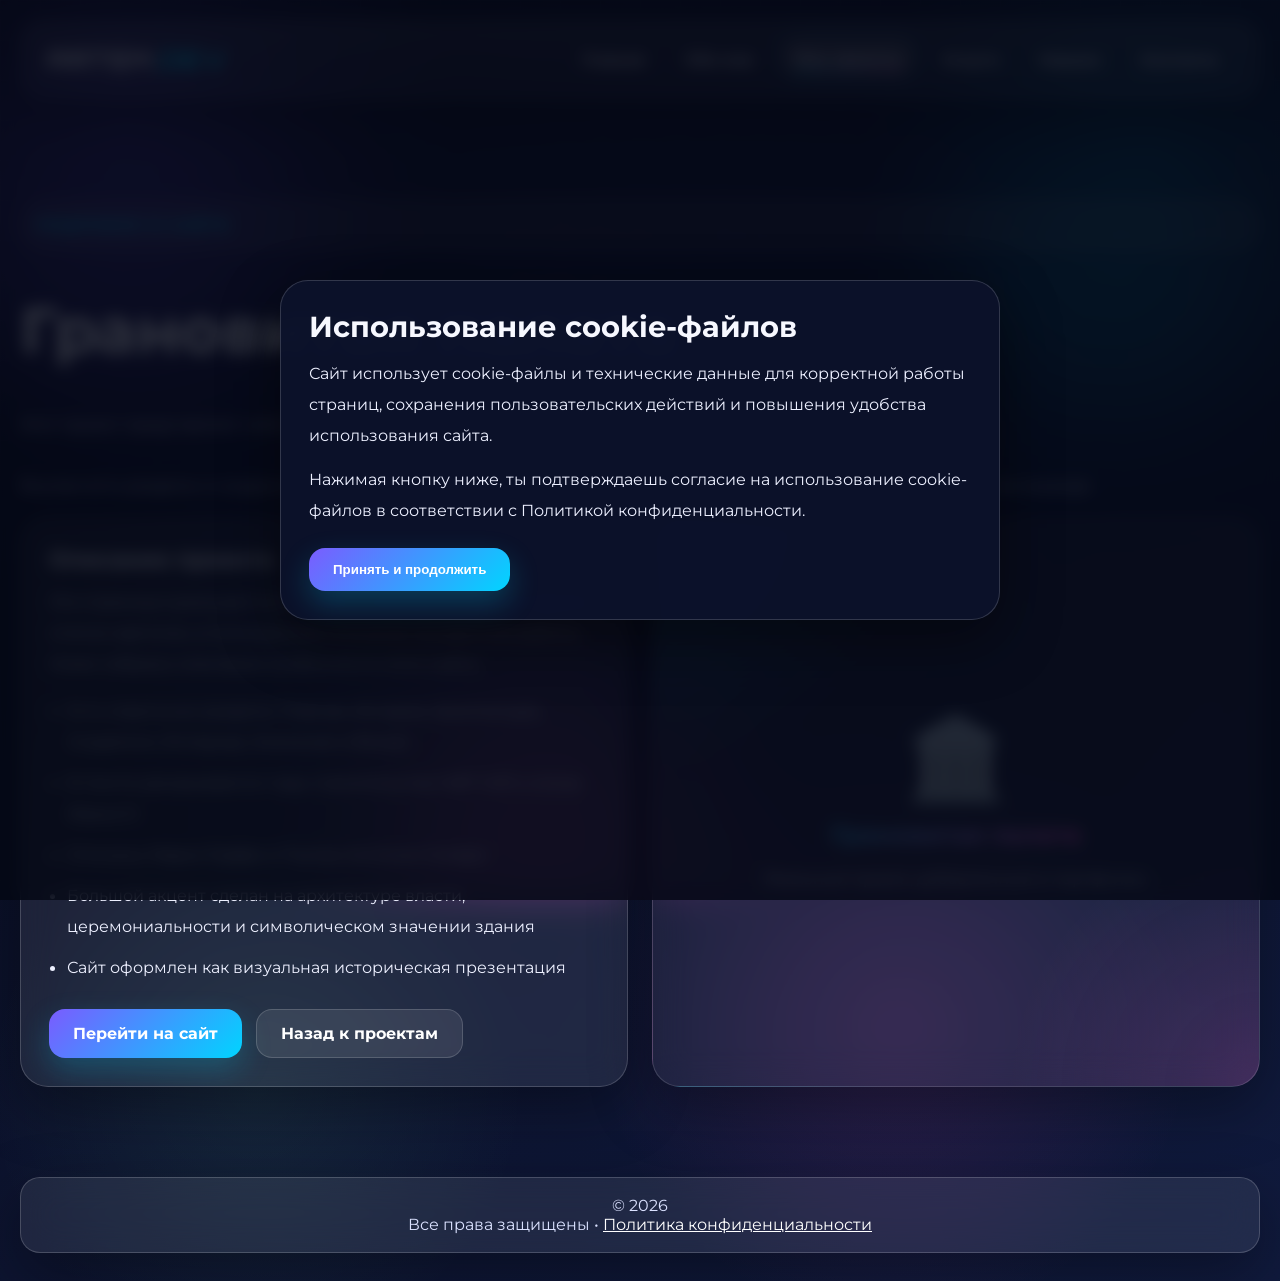
<file: site-granatovaya-palata.html>
<!DOCTYPE html>
<html lang="ru">
<head>
  <meta charset="UTF-8" />
  <meta name="viewport" content="width=device-width, initial-scale=1.0" />
  <title>Грановитая палата — Артём Картузов</title>
  <link rel="preconnect" href="https://fonts.googleapis.com">
  <link rel="preconnect" href="https://fonts.gstatic.com" crossorigin>
  <link href="https://fonts.googleapis.com/css2?family=Montserrat:wght@400;500;700;800&family=Orbitron:wght@500;700&display=swap" rel="stylesheet">
  <style>
*{margin:0;padding:0;box-sizing:border-box}
:root{
  --bg:#050816;--bg2:#0d1430;--bg3:#101a3d;--text:#f7f8ff;--muted:#c7d2ff;
  --accent1:#7a5cff;--accent2:#00d5ff;--accent3:#ff4fd2;--accent4:#7dffb3;
  --glass:rgba(255,255,255,.08);--border:rgba(255,255,255,.18);--shadow:0 20px 60px rgba(0,0,0,.35)
}
html{scroll-behavior:smooth}
body{
  font-family:'Montserrat',sans-serif;
  background:
    radial-gradient(circle at 10% 10%, rgba(122,92,255,.22), transparent 20%),
    radial-gradient(circle at 90% 12%, rgba(0,213,255,.16), transparent 18%),
    radial-gradient(circle at 70% 80%, rgba(255,79,210,.12), transparent 22%),
    radial-gradient(circle at 20% 85%, rgba(125,255,179,.08), transparent 18%),
    linear-gradient(135deg,var(--bg),var(--bg2),var(--bg3));
  color:var(--text);min-height:100vh;overflow-x:hidden
}
body.cookies-locked{overflow:hidden}
.bg-animation{
  position:fixed;inset:0;z-index:-4;
  background:
    radial-gradient(circle at 20% 20%, rgba(122,92,255,.08), transparent 25%),
    radial-gradient(circle at 80% 30%, rgba(0,213,255,.07), transparent 25%),
    radial-gradient(circle at 50% 80%, rgba(255,79,210,.07), transparent 28%);
  background-size:200% 200%;animation:bgShift 14s ease infinite
}
.grid-overlay{
  position:fixed;inset:0;z-index:-3;pointer-events:none;
  background-image:linear-gradient(rgba(255,255,255,.03) 1px, transparent 1px),linear-gradient(90deg, rgba(255,255,255,.03) 1px, transparent 1px);
  background-size:40px 40px;mask-image:linear-gradient(to bottom, rgba(0,0,0,.9), rgba(0,0,0,.35))
}
.orbs{position:fixed;inset:0;z-index:-2;overflow:hidden;pointer-events:none}
.orb{position:absolute;border-radius:50%;filter:blur(70px);opacity:.22;animation:floatOrb 16s ease-in-out infinite}
.orb1{width:340px;height:340px;left:-60px;top:50px;background:var(--accent1)}
.orb2{width:280px;height:280px;right:40px;top:140px;background:var(--accent2);animation-delay:-4s}
.orb3{width:320px;height:320px;left:30%;bottom:-100px;background:var(--accent3);animation-delay:-8s}
.glass{background:var(--glass);backdrop-filter:blur(18px);-webkit-backdrop-filter:blur(18px);border:1px solid var(--border);box-shadow:var(--shadow)}
.header{
  width:calc(100% - 40px);max-width:1260px;margin:20px auto 0;border-radius:24px;padding:18px 26px;
  display:flex;justify-content:space-between;align-items:center;position:sticky;top:14px;z-index:50;
  background:linear-gradient(180deg, rgba(255,255,255,.11), rgba(255,255,255,.06))
}
.logo{font-family:'Orbitron',sans-serif;font-size:1.55rem;font-weight:700;letter-spacing:1px}
.logo span{color:var(--accent2)}
.nav{display:flex;gap:10px;flex-wrap:wrap;justify-content:center}
.nav a{
  color:var(--text);text-decoration:none;padding:11px 15px;border-radius:999px;transition:.35s ease;position:relative;
  font-weight:600;font-size:.95rem
}
.nav a::after{
  content:"";position:absolute;left:16px;right:16px;bottom:7px;height:2px;border-radius:10px;
  background:linear-gradient(90deg,var(--accent2),var(--accent3));transform:scaleX(0);transition:.35s ease
}
.nav a:hover,.nav a.active{background:rgba(255,255,255,.12);transform:translateY(-2px);box-shadow:0 0 25px rgba(0,213,255,.18)}
.nav a:hover::after,.nav a.active::after{transform:scaleX(1)}
main{width:min(1260px, calc(100% - 40px));margin:44px auto 90px}
.hero,.page-hero{display:grid;grid-template-columns:1.18fr .82fr;gap:30px;align-items:center;min-height:80vh}
.page-hero{grid-template-columns:1fr;min-height:auto;padding:58px 0 16px}
.hero-badge{
  display:inline-block;padding:10px 16px;border-radius:999px;border:1px solid rgba(255,255,255,.18);
  background:rgba(255,255,255,.07);color:var(--accent2);font-size:.88rem;font-weight:700;letter-spacing:2px;margin-bottom:18px
}
.hero h1,.page-hero h1{font-size:clamp(2.4rem,5vw,5.1rem);line-height:1.02;margin-bottom:16px}
.hero h1 span,.gradient-text{
  background:linear-gradient(90deg,var(--accent2),var(--accent3),#ffffff,var(--accent4));
  -webkit-background-clip:text;-webkit-text-fill-color:transparent;background-size:250% auto;animation:shine 6s linear infinite
}
.hero h2{font-size:clamp(1.2rem,2.2vw,2rem);color:var(--muted);margin-bottom:18px}
p,.lead,.card p,.service-card p,.project-card p,.timeline-item p,.detail-list li,.policy-card li,.feature-card p,.long-card p{font-size:1.02rem;line-height:1.9;color:#edf0ff}
.hero-buttons,.chip-row,.info-pills{display:flex;gap:14px;flex-wrap:wrap;margin-top:26px}
.btn{
  display:inline-flex;align-items:center;justify-content:center;gap:8px;text-decoration:none;padding:14px 24px;border-radius:16px;
  font-weight:700;transition:transform .35s ease, box-shadow .35s ease, background .35s ease;border:none;cursor:pointer
}
.btn:hover{transform:translateY(-4px) scale(1.02)}
.btn-primary{background:linear-gradient(135deg,var(--accent1),var(--accent2));color:#fff;box-shadow:0 12px 30px rgba(0,213,255,.22)}
.btn-secondary{background:rgba(255,255,255,.09);color:#fff;border:1px solid rgba(255,255,255,.16)}
.hero-card,.card,.service-card,.project-card,.detail-card,.contact-card,.policy-card,.feature-card,.long-card{
  border-radius:28px;padding:28px;position:relative;overflow:hidden
}
.hero-card{min-height:360px;display:flex;flex-direction:column;justify-content:center;gap:16px}
.hero-card::before,.project-card::before,.card::before,.service-card::before,.detail-card::before,.contact-card::before,.policy-card::before,.feature-card::before,.long-card::before{
  content:"";position:absolute;inset:auto -20% -60% auto;width:220px;height:220px;border-radius:50%;
  background:radial-gradient(circle, rgba(122,92,255,.12), transparent 70%);pointer-events:none
}
.code-line{font-family:'Orbitron',sans-serif;font-size:clamp(1.2rem,2vw,1.65rem);opacity:.98}
.code-line.accent{color:var(--accent2);text-shadow:0 0 20px rgba(0,213,255,.45)}
.grid-3,.grid-2,.projects-grid,.services-grid,.contact-grid,.policy-grid,.feature-grid,.long-grid{display:grid;gap:22px;margin-top:36px}
.grid-3,.services-grid,.feature-grid{grid-template-columns:repeat(3,1fr)}
.grid-2,.contact-grid,.long-grid{grid-template-columns:repeat(2,1fr)}
.projects-grid{grid-template-columns:repeat(3,1fr)}
.policy-grid{grid-template-columns:1fr}
.card h3,.service-card h3,.project-card h2,.detail-card h2,.policy-card h2,.feature-card h3,.long-card h3{margin-bottom:14px;font-size:1.35rem}
.section-title{margin-top:92px;margin-bottom:20px}
.section-title p{color:var(--accent2);letter-spacing:2px;font-weight:700;margin-bottom:10px}
.section-title h2{font-size:clamp(2rem,3vw,3.1rem)}
.icon{font-size:2rem;margin-bottom:14px}
.project-thumb{
  width:86px;height:86px;border-radius:22px;display:grid;place-items:center;font-size:2.2rem;margin-bottom:18px;
  background:rgba(255,255,255,.09);border:1px solid rgba(255,255,255,.16)
}
.project-glow{
  position:absolute;inset:auto -50px -50px auto;width:180px;height:180px;
  background:radial-gradient(circle, rgba(0,213,255,.36), transparent 70%);filter:blur(10px)
}
.tag{
  display:inline-flex;padding:10px 14px;border-radius:999px;background:rgba(255,255,255,.08);
  border:1px solid rgba(255,255,255,.14);font-size:.92rem
}
.hover-lift{transition:transform .35s ease, box-shadow .35s ease, border-color .35s ease, filter .35s ease}
.hover-lift:hover{transform:translateY(-10px);box-shadow:0 20px 50px rgba(0,0,0,.35),0 0 20px rgba(0,213,255,.22),0 0 42px rgba(122,92,255,.18);border-color:rgba(255,255,255,.32);filter:brightness(1.03)}
.reveal{opacity:0;transform:translateY(42px);transition:opacity .9s ease,transform .9s ease}
.reveal.visible{opacity:1;transform:translateY(0)}
.floating{animation:floatCard 5s ease-in-out infinite}
.timeline-list{display:flex;flex-direction:column;gap:20px;margin-top:20px}
.timeline-item{display:grid;grid-template-columns:90px 1fr;gap:20px;padding:24px;border-radius:24px}
.timeline-item span{font-size:2rem;font-weight:800;color:var(--accent2)}
.footer{
  width:min(1260px, calc(100% - 40px));margin:0 auto 28px;border-radius:20px;text-align:center;padding:18px;color:#dbe2ff
}
.footer-line{display:block}
.footer a{color:#fff}
.scroll-top{
  position:fixed;right:20px;bottom:20px;width:56px;height:56px;border:none;border-radius:50%;font-size:1.4rem;cursor:pointer;color:#fff;
  z-index:120;background:linear-gradient(135deg,var(--accent1),var(--accent2));box-shadow:0 10px 30px rgba(0,213,255,.25);
  opacity:0;pointer-events:none;transform:translateY(20px);transition:.3s ease
}
.scroll-top.show{opacity:1;pointer-events:auto;transform:translateY(0)}
.detail-hero{display:grid;grid-template-columns:1fr 1fr;gap:24px;align-items:stretch}
.preview-box{
  min-height:320px;border-radius:28px;padding:30px;display:flex;align-items:center;justify-content:center;text-align:center;
  background:
    radial-gradient(circle at top left, rgba(0,213,255,.22), transparent 30%),
    radial-gradient(circle at bottom right, rgba(255,79,210,.16), transparent 30%),
    rgba(255,255,255,.06);
  border:1px solid rgba(255,255,255,.14)
}
.preview-box .big-icon{font-size:5rem}
.detail-list,.policy-card ul{margin:16px 0 0 18px}
.detail-list li,.policy-card li{margin-bottom:10px}
.contact-list{display:flex;flex-direction:column;gap:14px;margin-top:12px}
.contact-item{padding:14px 16px;border-radius:18px;background:rgba(255,255,255,.08);border:1px solid rgba(255,255,255,.14)}
.note{margin-top:24px;padding:18px;border-radius:18px;background:rgba(255,255,255,.06);border:1px solid rgba(255,255,255,.12)}
.cookie-overlay{
  position:fixed;inset:0;background:rgba(4,8,20,.82);backdrop-filter:blur(8px);display:none;
  align-items:center;justify-content:center;z-index:1000;padding:20px
}
.cookie-overlay.show{display:flex}
.cookie-box{
  width:min(720px,100%);padding:28px;border-radius:28px;background:rgba(12,18,44,.95);
  border:1px solid rgba(255,255,255,.16);box-shadow:0 20px 60px rgba(0,0,0,.45)
}
.cookie-box h2{margin-bottom:14px;font-size:1.8rem}
.cookie-box p{margin-bottom:14px}
.cookie-box .btn{margin-top:8px}
@keyframes bgShift{0%{background-position:0% 50%}50%{background-position:100% 50%}100%{background-position:0% 50%}}
@keyframes floatCard{0%,100%{transform:translateY(0)}50%{transform:translateY(-14px)}}
@keyframes shine{0%{background-position:0% center}100%{background-position:250% center}}
@keyframes floatOrb{0%,100%{transform:translate(0,0) scale(1)}50%{transform:translate(35px,-30px) scale(1.08)}}
@media (max-width:1100px){
  .hero,.detail-hero,.grid-3,.grid-2,.projects-grid,.services-grid,.contact-grid,.feature-grid,.long-grid{grid-template-columns:1fr}
  .header{flex-direction:column;gap:14px}.hero{min-height:auto;padding-top:26px}
}
@media (max-width:640px){
  .hero h1,.page-hero h1{font-size:2.1rem}
  .hero-card,.card,.service-card,.project-card,.detail-card,.contact-card,.policy-card,.timeline-item,.feature-card,.long-card,.cookie-box{padding:22px}
  .timeline-item{grid-template-columns:1fr}
}
</style>
</head>
<body>
  <div class="bg-animation"></div>
  <div class="grid-overlay"></div>
  <div class="orbs">
    <div class="orb orb1"></div>
    <div class="orb orb2"></div>
    <div class="orb orb3"></div>
  </div>
  <button class="scroll-top" id="scrollTopBtn" aria-label="Наверх">↑</button>
  <header class="header glass">
    <div class="logo">ARTEM<span>.DEV</span></div>
    <nav class="nav"><a href="index.html">Главная</a><a href="about.html">Обо мне</a><a href="projects.html" class="active">Мои проекты</a><a href="services.html">Услуги</a><a href="skills.html">Навыки</a><a href="contacts.html">Контакты</a></nav>
  </header>
  
<main>
  <section class="page-hero reveal">
    <p class="hero-badge">ПОДРОБНО О САЙТЕ</p>
    <h1>Грановитая палата</h1>
    <p>Этот проект представляет собой большую HTML-презентацию о Грановитой палате Московского Кремля.</p><p>Внутри есть разделы о создании, архитектурном образе, создателях, интерьере, историческом значении и финальном выводе.</p>
  </section>
  <section class="detail-hero reveal">
    <div class="detail-card glass hover-lift">
      <h2>Описание проекта</h2>
      <p>Эта страница нужна для того, чтобы в портфолио был не просто список карточек, а полноценное описание конкретной работы. Ниже собраны ключевые особенности этого сайта.</p>
      <ul class="detail-list"><li>Есть отдельные разделы: Главная, История, Архитектура, Создатели, Интерьер, Значение и Финал</li><li>В тексте раскрываются годы строительства 1487–1491 и эпоха Ивана III</li><li>Описаны Марко Руффо и Пьетро Антонио Солари</li><li>Большой акцент сделан на архитектуре власти, церемониальности и символическом значении здания</li><li>Сайт оформлен как визуальная историческая презентация</li></ul>
      <div class="hero-buttons">
        <a href="https://fyrvex-code.github.io/granatova-palata/" class="btn btn-primary" target="_blank">Перейти на сайт</a>
        <a href="projects.html" class="btn btn-secondary">Назад к проектам</a>
      </div>
    </div>
    <div class="preview-box glass hover-lift">
      <div><div class="big-icon">🏛️</div><h2 class="gradient-text" style="margin-top:14px">Грановитая палата</h2><p style="margin-top:14px">Реальный проект, добавленный в портфолио.</p></div>
    </div>
  </section>
</main>

  
  <footer class="footer glass">
    <span class="footer-line">© 2026</span>
    <span class="footer-line">Все права защищены • <a href="privacy.html">Политика конфиденциальности</a></span>
  </footer>

  
  <div class="cookie-overlay" id="cookieOverlay">
    <div class="cookie-box">
      <h2>Использование cookie-файлов</h2>
      <p>Сайт использует cookie-файлы и технические данные для корректной работы страниц, сохранения пользовательских действий и повышения удобства использования сайта.</p>
      <p>Нажимая кнопку ниже, ты подтверждаешь согласие на использование cookie-файлов в соответствии с Политикой конфиденциальности.</p>
      <button class="btn btn-primary" id="acceptCookiesBtn">Принять и продолжить</button>
    </div>
  </div>

  <script>
document.addEventListener('DOMContentLoaded', () => {
  const revealElements = document.querySelectorAll('.reveal');
  const revealOnScroll = () => {
    const trigger = window.innerHeight * 0.85;
    revealElements.forEach(el => {
      const rect = el.getBoundingClientRect();
      if (rect.top < trigger) el.classList.add('visible');
    });
  };
  revealOnScroll();
  window.addEventListener('scroll', revealOnScroll);
const scrollTopBtn = document.getElementById('scrollTopBtn');
  if (scrollTopBtn) {
    const toggleButton = () => {
      if (window.scrollY > 260) scrollTopBtn.classList.add('show');
      else scrollTopBtn.classList.remove('show');
    };
    toggleButton();
    window.addEventListener('scroll', toggleButton);
    scrollTopBtn.addEventListener('click', () => window.scrollTo({ top: 0, behavior: 'smooth' }));
  }

  document.querySelectorAll('a[href]').forEach(link => {
    link.addEventListener('click', () => {
      try {
        const url = new URL(link.href, window.location.href);
        const sameOrigin = url.origin === window.location.origin;
        const isHtml = url.pathname.endsWith('.html') || url.pathname === '/' || url.pathname === '';
        if (sameOrigin && isHtml) sessionStorage.setItem('skipCookieOnce', '1');
      } catch (e) {}
    });
  });

  const cookieOverlay = document.getElementById('cookieOverlay');
  const acceptCookiesBtn = document.getElementById('acceptCookiesBtn');
  const shouldSkipCookie = sessionStorage.getItem('skipCookieOnce') === '1';

  if (cookieOverlay && !shouldSkipCookie) {
    cookieOverlay.classList.add('show');
    document.body.classList.add('cookies-locked');
  }
  if (shouldSkipCookie) {
    sessionStorage.removeItem('skipCookieOnce');
  }

  if (acceptCookiesBtn && cookieOverlay) {
    acceptCookiesBtn.addEventListener('click', () => {
      cookieOverlay.classList.remove('show');
      document.body.classList.remove('cookies-locked');
    });
  }

  const createParticle = () => {
    const particle = document.createElement('span');
    particle.style.position = 'fixed';
    particle.style.width = `${Math.random() * 6 + 4}px`;
    particle.style.height = particle.style.width;
    particle.style.left = `${Math.random() * window.innerWidth}px`;
    particle.style.top = `${window.innerHeight + 20}px`;
    particle.style.borderRadius = '50%';
    particle.style.pointerEvents = 'none';
    particle.style.background = Math.random() > 0.5 ? 'rgba(0, 213, 255, 0.8)' : 'rgba(255, 79, 210, 0.75)';
    particle.style.boxShadow = '0 0 20px currentColor';
    particle.style.zIndex = '-1';
    particle.style.opacity = '0.7';
    particle.style.transition = 'transform 6s linear, opacity 6s linear, top 6s linear';
    document.body.appendChild(particle);
    requestAnimationFrame(() => {
      particle.style.top = '-40px';
      particle.style.transform = `translateX(${(Math.random() - 0.5) * 220}px) scale(${Math.random() * 1.5 + 0.6})`;
      particle.style.opacity = '0';
    });
    setTimeout(() => particle.remove(), 6000);
  };
  setInterval(createParticle, 420);
});
</script>
</body>
</html>
</file>
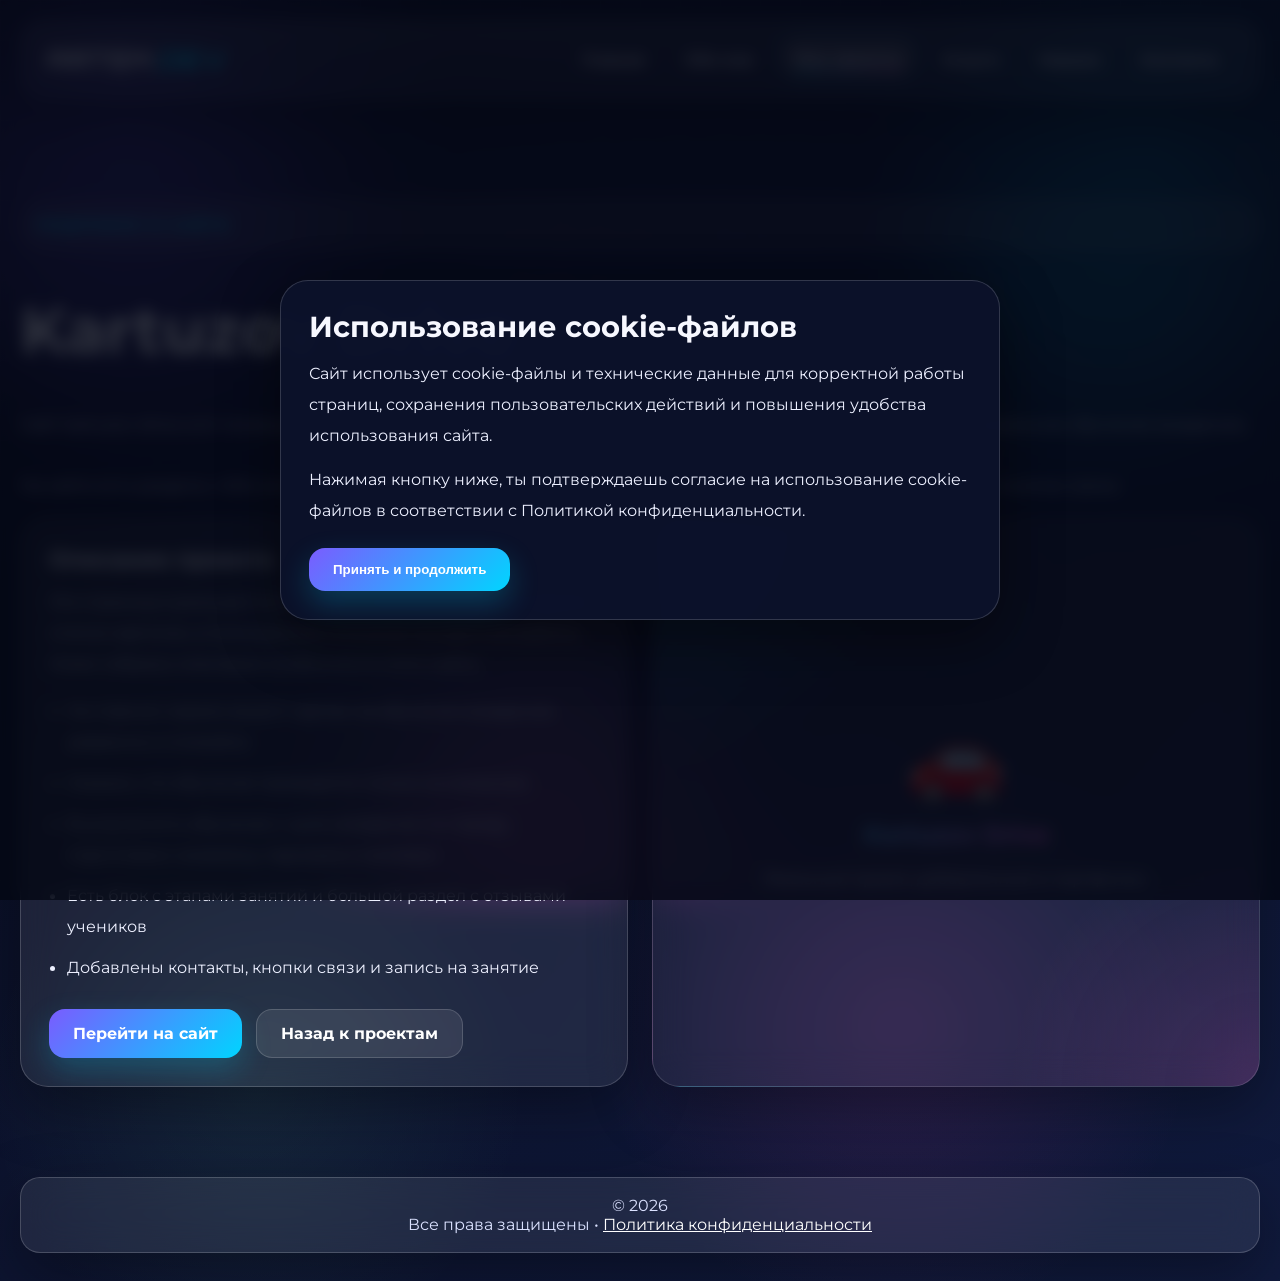
<file: site-kartuzov-drive.html>
<!DOCTYPE html>
<html lang="ru">
<head>
  <meta charset="UTF-8" />
  <meta name="viewport" content="width=device-width, initial-scale=1.0" />
  <title>Kartuzov Drive — Артём Картузов</title>
  <link rel="preconnect" href="https://fonts.googleapis.com">
  <link rel="preconnect" href="https://fonts.gstatic.com" crossorigin>
  <link href="https://fonts.googleapis.com/css2?family=Montserrat:wght@400;500;700;800&family=Orbitron:wght@500;700&display=swap" rel="stylesheet">
  <style>
*{margin:0;padding:0;box-sizing:border-box}
:root{
  --bg:#050816;--bg2:#0d1430;--bg3:#101a3d;--text:#f7f8ff;--muted:#c7d2ff;
  --accent1:#7a5cff;--accent2:#00d5ff;--accent3:#ff4fd2;--accent4:#7dffb3;
  --glass:rgba(255,255,255,.08);--border:rgba(255,255,255,.18);--shadow:0 20px 60px rgba(0,0,0,.35)
}
html{scroll-behavior:smooth}
body{
  font-family:'Montserrat',sans-serif;
  background:
    radial-gradient(circle at 10% 10%, rgba(122,92,255,.22), transparent 20%),
    radial-gradient(circle at 90% 12%, rgba(0,213,255,.16), transparent 18%),
    radial-gradient(circle at 70% 80%, rgba(255,79,210,.12), transparent 22%),
    radial-gradient(circle at 20% 85%, rgba(125,255,179,.08), transparent 18%),
    linear-gradient(135deg,var(--bg),var(--bg2),var(--bg3));
  color:var(--text);min-height:100vh;overflow-x:hidden
}
body.cookies-locked{overflow:hidden}
.bg-animation{
  position:fixed;inset:0;z-index:-4;
  background:
    radial-gradient(circle at 20% 20%, rgba(122,92,255,.08), transparent 25%),
    radial-gradient(circle at 80% 30%, rgba(0,213,255,.07), transparent 25%),
    radial-gradient(circle at 50% 80%, rgba(255,79,210,.07), transparent 28%);
  background-size:200% 200%;animation:bgShift 14s ease infinite
}
.grid-overlay{
  position:fixed;inset:0;z-index:-3;pointer-events:none;
  background-image:linear-gradient(rgba(255,255,255,.03) 1px, transparent 1px),linear-gradient(90deg, rgba(255,255,255,.03) 1px, transparent 1px);
  background-size:40px 40px;mask-image:linear-gradient(to bottom, rgba(0,0,0,.9), rgba(0,0,0,.35))
}
.orbs{position:fixed;inset:0;z-index:-2;overflow:hidden;pointer-events:none}
.orb{position:absolute;border-radius:50%;filter:blur(70px);opacity:.22;animation:floatOrb 16s ease-in-out infinite}
.orb1{width:340px;height:340px;left:-60px;top:50px;background:var(--accent1)}
.orb2{width:280px;height:280px;right:40px;top:140px;background:var(--accent2);animation-delay:-4s}
.orb3{width:320px;height:320px;left:30%;bottom:-100px;background:var(--accent3);animation-delay:-8s}
.glass{background:var(--glass);backdrop-filter:blur(18px);-webkit-backdrop-filter:blur(18px);border:1px solid var(--border);box-shadow:var(--shadow)}
.header{
  width:calc(100% - 40px);max-width:1260px;margin:20px auto 0;border-radius:24px;padding:18px 26px;
  display:flex;justify-content:space-between;align-items:center;position:sticky;top:14px;z-index:50;
  background:linear-gradient(180deg, rgba(255,255,255,.11), rgba(255,255,255,.06))
}
.logo{font-family:'Orbitron',sans-serif;font-size:1.55rem;font-weight:700;letter-spacing:1px}
.logo span{color:var(--accent2)}
.nav{display:flex;gap:10px;flex-wrap:wrap;justify-content:center}
.nav a{
  color:var(--text);text-decoration:none;padding:11px 15px;border-radius:999px;transition:.35s ease;position:relative;
  font-weight:600;font-size:.95rem
}
.nav a::after{
  content:"";position:absolute;left:16px;right:16px;bottom:7px;height:2px;border-radius:10px;
  background:linear-gradient(90deg,var(--accent2),var(--accent3));transform:scaleX(0);transition:.35s ease
}
.nav a:hover,.nav a.active{background:rgba(255,255,255,.12);transform:translateY(-2px);box-shadow:0 0 25px rgba(0,213,255,.18)}
.nav a:hover::after,.nav a.active::after{transform:scaleX(1)}
main{width:min(1260px, calc(100% - 40px));margin:44px auto 90px}
.hero,.page-hero{display:grid;grid-template-columns:1.18fr .82fr;gap:30px;align-items:center;min-height:80vh}
.page-hero{grid-template-columns:1fr;min-height:auto;padding:58px 0 16px}
.hero-badge{
  display:inline-block;padding:10px 16px;border-radius:999px;border:1px solid rgba(255,255,255,.18);
  background:rgba(255,255,255,.07);color:var(--accent2);font-size:.88rem;font-weight:700;letter-spacing:2px;margin-bottom:18px
}
.hero h1,.page-hero h1{font-size:clamp(2.4rem,5vw,5.1rem);line-height:1.02;margin-bottom:16px}
.hero h1 span,.gradient-text{
  background:linear-gradient(90deg,var(--accent2),var(--accent3),#ffffff,var(--accent4));
  -webkit-background-clip:text;-webkit-text-fill-color:transparent;background-size:250% auto;animation:shine 6s linear infinite
}
.hero h2{font-size:clamp(1.2rem,2.2vw,2rem);color:var(--muted);margin-bottom:18px}
p,.lead,.card p,.service-card p,.project-card p,.timeline-item p,.detail-list li,.policy-card li,.feature-card p,.long-card p{font-size:1.02rem;line-height:1.9;color:#edf0ff}
.hero-buttons,.chip-row,.info-pills{display:flex;gap:14px;flex-wrap:wrap;margin-top:26px}
.btn{
  display:inline-flex;align-items:center;justify-content:center;gap:8px;text-decoration:none;padding:14px 24px;border-radius:16px;
  font-weight:700;transition:transform .35s ease, box-shadow .35s ease, background .35s ease;border:none;cursor:pointer
}
.btn:hover{transform:translateY(-4px) scale(1.02)}
.btn-primary{background:linear-gradient(135deg,var(--accent1),var(--accent2));color:#fff;box-shadow:0 12px 30px rgba(0,213,255,.22)}
.btn-secondary{background:rgba(255,255,255,.09);color:#fff;border:1px solid rgba(255,255,255,.16)}
.hero-card,.card,.service-card,.project-card,.detail-card,.contact-card,.policy-card,.feature-card,.long-card{
  border-radius:28px;padding:28px;position:relative;overflow:hidden
}
.hero-card{min-height:360px;display:flex;flex-direction:column;justify-content:center;gap:16px}
.hero-card::before,.project-card::before,.card::before,.service-card::before,.detail-card::before,.contact-card::before,.policy-card::before,.feature-card::before,.long-card::before{
  content:"";position:absolute;inset:auto -20% -60% auto;width:220px;height:220px;border-radius:50%;
  background:radial-gradient(circle, rgba(122,92,255,.12), transparent 70%);pointer-events:none
}
.code-line{font-family:'Orbitron',sans-serif;font-size:clamp(1.2rem,2vw,1.65rem);opacity:.98}
.code-line.accent{color:var(--accent2);text-shadow:0 0 20px rgba(0,213,255,.45)}
.grid-3,.grid-2,.projects-grid,.services-grid,.contact-grid,.policy-grid,.feature-grid,.long-grid{display:grid;gap:22px;margin-top:36px}
.grid-3,.services-grid,.feature-grid{grid-template-columns:repeat(3,1fr)}
.grid-2,.contact-grid,.long-grid{grid-template-columns:repeat(2,1fr)}
.projects-grid{grid-template-columns:repeat(3,1fr)}
.policy-grid{grid-template-columns:1fr}
.card h3,.service-card h3,.project-card h2,.detail-card h2,.policy-card h2,.feature-card h3,.long-card h3{margin-bottom:14px;font-size:1.35rem}
.section-title{margin-top:92px;margin-bottom:20px}
.section-title p{color:var(--accent2);letter-spacing:2px;font-weight:700;margin-bottom:10px}
.section-title h2{font-size:clamp(2rem,3vw,3.1rem)}
.icon{font-size:2rem;margin-bottom:14px}
.project-thumb{
  width:86px;height:86px;border-radius:22px;display:grid;place-items:center;font-size:2.2rem;margin-bottom:18px;
  background:rgba(255,255,255,.09);border:1px solid rgba(255,255,255,.16)
}
.project-glow{
  position:absolute;inset:auto -50px -50px auto;width:180px;height:180px;
  background:radial-gradient(circle, rgba(0,213,255,.36), transparent 70%);filter:blur(10px)
}
.tag{
  display:inline-flex;padding:10px 14px;border-radius:999px;background:rgba(255,255,255,.08);
  border:1px solid rgba(255,255,255,.14);font-size:.92rem
}
.hover-lift{transition:transform .35s ease, box-shadow .35s ease, border-color .35s ease, filter .35s ease}
.hover-lift:hover{transform:translateY(-10px);box-shadow:0 20px 50px rgba(0,0,0,.35),0 0 20px rgba(0,213,255,.22),0 0 42px rgba(122,92,255,.18);border-color:rgba(255,255,255,.32);filter:brightness(1.03)}
.reveal{opacity:0;transform:translateY(42px);transition:opacity .9s ease,transform .9s ease}
.reveal.visible{opacity:1;transform:translateY(0)}
.floating{animation:floatCard 5s ease-in-out infinite}
.timeline-list{display:flex;flex-direction:column;gap:20px;margin-top:20px}
.timeline-item{display:grid;grid-template-columns:90px 1fr;gap:20px;padding:24px;border-radius:24px}
.timeline-item span{font-size:2rem;font-weight:800;color:var(--accent2)}
.footer{
  width:min(1260px, calc(100% - 40px));margin:0 auto 28px;border-radius:20px;text-align:center;padding:18px;color:#dbe2ff
}
.footer-line{display:block}
.footer a{color:#fff}
.scroll-top{
  position:fixed;right:20px;bottom:20px;width:56px;height:56px;border:none;border-radius:50%;font-size:1.4rem;cursor:pointer;color:#fff;
  z-index:120;background:linear-gradient(135deg,var(--accent1),var(--accent2));box-shadow:0 10px 30px rgba(0,213,255,.25);
  opacity:0;pointer-events:none;transform:translateY(20px);transition:.3s ease
}
.scroll-top.show{opacity:1;pointer-events:auto;transform:translateY(0)}
.detail-hero{display:grid;grid-template-columns:1fr 1fr;gap:24px;align-items:stretch}
.preview-box{
  min-height:320px;border-radius:28px;padding:30px;display:flex;align-items:center;justify-content:center;text-align:center;
  background:
    radial-gradient(circle at top left, rgba(0,213,255,.22), transparent 30%),
    radial-gradient(circle at bottom right, rgba(255,79,210,.16), transparent 30%),
    rgba(255,255,255,.06);
  border:1px solid rgba(255,255,255,.14)
}
.preview-box .big-icon{font-size:5rem}
.detail-list,.policy-card ul{margin:16px 0 0 18px}
.detail-list li,.policy-card li{margin-bottom:10px}
.contact-list{display:flex;flex-direction:column;gap:14px;margin-top:12px}
.contact-item{padding:14px 16px;border-radius:18px;background:rgba(255,255,255,.08);border:1px solid rgba(255,255,255,.14)}
.note{margin-top:24px;padding:18px;border-radius:18px;background:rgba(255,255,255,.06);border:1px solid rgba(255,255,255,.12)}
.cookie-overlay{
  position:fixed;inset:0;background:rgba(4,8,20,.82);backdrop-filter:blur(8px);display:none;
  align-items:center;justify-content:center;z-index:1000;padding:20px
}
.cookie-overlay.show{display:flex}
.cookie-box{
  width:min(720px,100%);padding:28px;border-radius:28px;background:rgba(12,18,44,.95);
  border:1px solid rgba(255,255,255,.16);box-shadow:0 20px 60px rgba(0,0,0,.45)
}
.cookie-box h2{margin-bottom:14px;font-size:1.8rem}
.cookie-box p{margin-bottom:14px}
.cookie-box .btn{margin-top:8px}
@keyframes bgShift{0%{background-position:0% 50%}50%{background-position:100% 50%}100%{background-position:0% 50%}}
@keyframes floatCard{0%,100%{transform:translateY(0)}50%{transform:translateY(-14px)}}
@keyframes shine{0%{background-position:0% center}100%{background-position:250% center}}
@keyframes floatOrb{0%,100%{transform:translate(0,0) scale(1)}50%{transform:translate(35px,-30px) scale(1.08)}}
@media (max-width:1100px){
  .hero,.detail-hero,.grid-3,.grid-2,.projects-grid,.services-grid,.contact-grid,.feature-grid,.long-grid{grid-template-columns:1fr}
  .header{flex-direction:column;gap:14px}.hero{min-height:auto;padding-top:26px}
}
@media (max-width:640px){
  .hero h1,.page-hero h1{font-size:2.1rem}
  .hero-card,.card,.service-card,.project-card,.detail-card,.contact-card,.policy-card,.timeline-item,.feature-card,.long-card,.cookie-box{padding:22px}
  .timeline-item{grid-template-columns:1fr}
}
</style>
</head>
<body>
  <div class="bg-animation"></div>
  <div class="grid-overlay"></div>
  <div class="orbs">
    <div class="orb orb1"></div>
    <div class="orb orb2"></div>
    <div class="orb orb3"></div>
  </div>
  <button class="scroll-top" id="scrollTopBtn" aria-label="Наверх">↑</button>
  <header class="header glass">
    <div class="logo">ARTEM<span>.DEV</span></div>
    <nav class="nav"><a href="index.html">Главная</a><a href="about.html">Обо мне</a><a href="projects.html" class="active">Мои проекты</a><a href="services.html">Услуги</a><a href="skills.html">Навыки</a><a href="contacts.html">Контакты</a></nav>
  </header>
  
<main>
  <section class="page-hero reveal">
    <p class="hero-badge">ПОДРОБНО О САЙТЕ</p>
    <h1>Kartuzov Drive</h1>
    <p>Сайт kartuzov-drive.com посвящён инструктору по вождению Сергею Картузову и подаёт услугу как спокойное и уверенное обучение вождению.</p><p>На сайте есть разделы «Обо мне», «Услуги», «Как проходят занятия», «Отзывы» и «Контакты», а также форма записи и кнопки связи.</p>
  </section>
  <section class="detail-hero reveal">
    <div class="detail-card glass hover-lift">
      <h2>Описание проекта</h2>
      <p>Эта страница нужна для того, чтобы в портфолио был не просто список карточек, а полноценное описание конкретной работы. Ниже собраны ключевые особенности этого сайта.</p>
      <ul class="detail-list"><li>На главном экране акцент сделан на обучении вождению уверенно и спокойно</li><li>Указано, что обучение проводится только на механике</li><li>В услугах есть обучение с нуля, вождение по городу, подготовка к экзамену, парковка и манёвры</li><li>Есть блок с этапами занятий и большой раздел с отзывами учеников</li><li>Добавлены контакты, кнопки связи и запись на занятие</li></ul>
      <div class="hero-buttons">
        <a href="https://kartuzov-drive.com/" class="btn btn-primary" target="_blank">Перейти на сайт</a>
        <a href="projects.html" class="btn btn-secondary">Назад к проектам</a>
      </div>
    </div>
    <div class="preview-box glass hover-lift">
      <div><div class="big-icon">🚗</div><h2 class="gradient-text" style="margin-top:14px">Kartuzov Drive</h2><p style="margin-top:14px">Реальный проект, добавленный в портфолио.</p></div>
    </div>
  </section>
</main>

  
  <footer class="footer glass">
    <span class="footer-line">© 2026</span>
    <span class="footer-line">Все права защищены • <a href="privacy.html">Политика конфиденциальности</a></span>
  </footer>

  
  <div class="cookie-overlay" id="cookieOverlay">
    <div class="cookie-box">
      <h2>Использование cookie-файлов</h2>
      <p>Сайт использует cookie-файлы и технические данные для корректной работы страниц, сохранения пользовательских действий и повышения удобства использования сайта.</p>
      <p>Нажимая кнопку ниже, ты подтверждаешь согласие на использование cookie-файлов в соответствии с Политикой конфиденциальности.</p>
      <button class="btn btn-primary" id="acceptCookiesBtn">Принять и продолжить</button>
    </div>
  </div>

  <script>
document.addEventListener('DOMContentLoaded', () => {
  const revealElements = document.querySelectorAll('.reveal');
  const revealOnScroll = () => {
    const trigger = window.innerHeight * 0.85;
    revealElements.forEach(el => {
      const rect = el.getBoundingClientRect();
      if (rect.top < trigger) el.classList.add('visible');
    });
  };
  revealOnScroll();
  window.addEventListener('scroll', revealOnScroll);
const scrollTopBtn = document.getElementById('scrollTopBtn');
  if (scrollTopBtn) {
    const toggleButton = () => {
      if (window.scrollY > 260) scrollTopBtn.classList.add('show');
      else scrollTopBtn.classList.remove('show');
    };
    toggleButton();
    window.addEventListener('scroll', toggleButton);
    scrollTopBtn.addEventListener('click', () => window.scrollTo({ top: 0, behavior: 'smooth' }));
  }

  document.querySelectorAll('a[href]').forEach(link => {
    link.addEventListener('click', () => {
      try {
        const url = new URL(link.href, window.location.href);
        const sameOrigin = url.origin === window.location.origin;
        const isHtml = url.pathname.endsWith('.html') || url.pathname === '/' || url.pathname === '';
        if (sameOrigin && isHtml) sessionStorage.setItem('skipCookieOnce', '1');
      } catch (e) {}
    });
  });

  const cookieOverlay = document.getElementById('cookieOverlay');
  const acceptCookiesBtn = document.getElementById('acceptCookiesBtn');
  const shouldSkipCookie = sessionStorage.getItem('skipCookieOnce') === '1';

  if (cookieOverlay && !shouldSkipCookie) {
    cookieOverlay.classList.add('show');
    document.body.classList.add('cookies-locked');
  }
  if (shouldSkipCookie) {
    sessionStorage.removeItem('skipCookieOnce');
  }

  if (acceptCookiesBtn && cookieOverlay) {
    acceptCookiesBtn.addEventListener('click', () => {
      cookieOverlay.classList.remove('show');
      document.body.classList.remove('cookies-locked');
    });
  }

  const createParticle = () => {
    const particle = document.createElement('span');
    particle.style.position = 'fixed';
    particle.style.width = `${Math.random() * 6 + 4}px`;
    particle.style.height = particle.style.width;
    particle.style.left = `${Math.random() * window.innerWidth}px`;
    particle.style.top = `${window.innerHeight + 20}px`;
    particle.style.borderRadius = '50%';
    particle.style.pointerEvents = 'none';
    particle.style.background = Math.random() > 0.5 ? 'rgba(0, 213, 255, 0.8)' : 'rgba(255, 79, 210, 0.75)';
    particle.style.boxShadow = '0 0 20px currentColor';
    particle.style.zIndex = '-1';
    particle.style.opacity = '0.7';
    particle.style.transition = 'transform 6s linear, opacity 6s linear, top 6s linear';
    document.body.appendChild(particle);
    requestAnimationFrame(() => {
      particle.style.top = '-40px';
      particle.style.transform = `translateX(${(Math.random() - 0.5) * 220}px) scale(${Math.random() * 1.5 + 0.6})`;
      particle.style.opacity = '0';
    });
    setTimeout(() => particle.remove(), 6000);
  };
  setInterval(createParticle, 420);
});
</script>
</body>
</html>
</file>
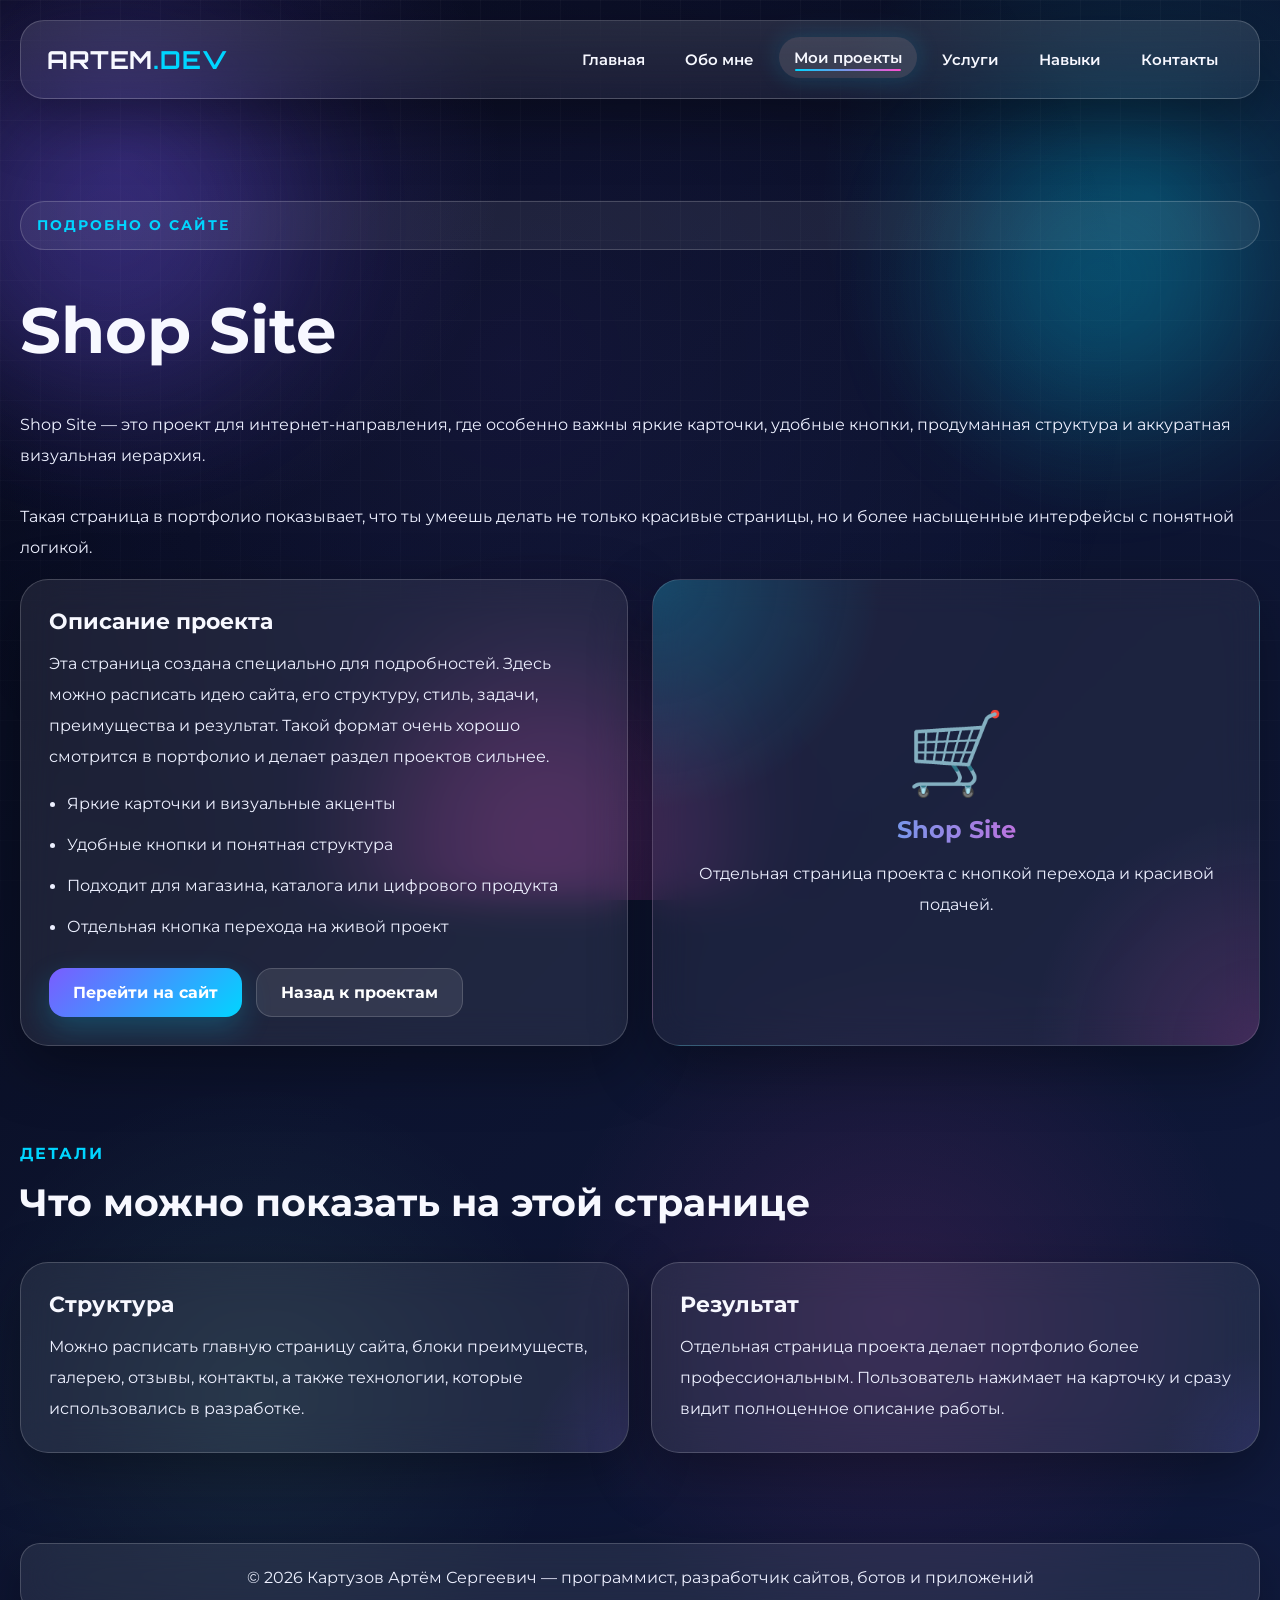
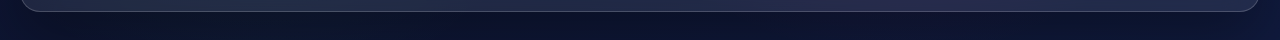
<file: site-shop.html>
<!DOCTYPE html>
<html lang="ru">
<head>
  <meta charset="UTF-8" />
  <meta name="viewport" content="width=device-width, initial-scale=1.0" />
  <title>Shop Site — Артём Картузов</title>
  <link rel="preconnect" href="https://fonts.googleapis.com">
  <link rel="preconnect" href="https://fonts.gstatic.com" crossorigin>
  <link href="https://fonts.googleapis.com/css2?family=Montserrat:wght@400;500;700;800&family=Orbitron:wght@500;700&display=swap" rel="stylesheet">
  <style>
*{margin:0;padding:0;box-sizing:border-box}
:root{
  --bg:#050816;--bg2:#0d1430;--bg3:#101a3d;--text:#f7f8ff;--muted:#c7d2ff;
  --accent1:#7a5cff;--accent2:#00d5ff;--accent3:#ff4fd2;--accent4:#7dffb3;
  --glass:rgba(255,255,255,.08);--border:rgba(255,255,255,.18);--shadow:0 20px 60px rgba(0,0,0,.35)
}
html{scroll-behavior:smooth}
body{
  font-family:'Montserrat',sans-serif;
  background:
    radial-gradient(circle at 10% 10%, rgba(122,92,255,.22), transparent 20%),
    radial-gradient(circle at 90% 12%, rgba(0,213,255,.16), transparent 18%),
    radial-gradient(circle at 70% 80%, rgba(255,79,210,.12), transparent 22%),
    radial-gradient(circle at 20% 85%, rgba(125,255,179,.08), transparent 18%),
    linear-gradient(135deg,var(--bg),var(--bg2),var(--bg3));
  color:var(--text);min-height:100vh;overflow-x:hidden
}
.bg-animation{
  position:fixed;inset:0;z-index:-4;
  background:
    radial-gradient(circle at 20% 20%, rgba(122,92,255,.08), transparent 25%),
    radial-gradient(circle at 80% 30%, rgba(0,213,255,.07), transparent 25%),
    radial-gradient(circle at 50% 80%, rgba(255,79,210,.07), transparent 28%);
  background-size:200% 200%;animation:bgShift 14s ease infinite
}
.grid-overlay{
  position:fixed;inset:0;z-index:-3;pointer-events:none;
  background-image:linear-gradient(rgba(255,255,255,.03) 1px, transparent 1px),linear-gradient(90deg, rgba(255,255,255,.03) 1px, transparent 1px);
  background-size:40px 40px;mask-image:linear-gradient(to bottom, rgba(0,0,0,.9), rgba(0,0,0,.35))
}
.orbs{position:fixed;inset:0;z-index:-2;overflow:hidden;pointer-events:none}
.orb{position:absolute;border-radius:50%;filter:blur(70px);opacity:.22;animation:floatOrb 16s ease-in-out infinite}
.orb1{width:340px;height:340px;left:-60px;top:50px;background:var(--accent1)}
.orb2{width:280px;height:280px;right:40px;top:140px;background:var(--accent2);animation-delay:-4s}
.orb3{width:320px;height:320px;left:30%;bottom:-100px;background:var(--accent3);animation-delay:-8s}
.glass{background:var(--glass);backdrop-filter:blur(18px);-webkit-backdrop-filter:blur(18px);border:1px solid var(--border);box-shadow:var(--shadow)}
.header{
  width:calc(100% - 40px);max-width:1260px;margin:20px auto 0;border-radius:24px;padding:18px 26px;
  display:flex;justify-content:space-between;align-items:center;position:sticky;top:14px;z-index:50;
  background:linear-gradient(180deg, rgba(255,255,255,.11), rgba(255,255,255,.06))
}
.logo{font-family:'Orbitron',sans-serif;font-size:1.55rem;font-weight:700;letter-spacing:1px}
.logo span{color:var(--accent2)}
.nav{display:flex;gap:10px;flex-wrap:wrap;justify-content:center}
.nav a{
  color:var(--text);text-decoration:none;padding:11px 15px;border-radius:999px;transition:.35s ease;position:relative;
  font-weight:600;font-size:.95rem
}
.nav a::after{
  content:"";position:absolute;left:16px;right:16px;bottom:7px;height:2px;border-radius:10px;
  background:linear-gradient(90deg,var(--accent2),var(--accent3));transform:scaleX(0);transition:.35s ease
}
.nav a:hover,.nav a.active{background:rgba(255,255,255,.12);transform:translateY(-2px);box-shadow:0 0 25px rgba(0,213,255,.18)}
.nav a:hover::after,.nav a.active::after{transform:scaleX(1)}
main{width:min(1260px, calc(100% - 40px));margin:44px auto 90px}
.hero,.page-hero{display:grid;grid-template-columns:1.18fr .82fr;gap:30px;align-items:center;min-height:80vh}
.page-hero{grid-template-columns:1fr;min-height:auto;padding:58px 0 16px}
.hero-badge{
  display:inline-block;padding:10px 16px;border-radius:999px;border:1px solid rgba(255,255,255,.18);
  background:rgba(255,255,255,.07);color:var(--accent2);font-size:.88rem;font-weight:700;letter-spacing:2px;margin-bottom:18px
}
.hero h1,.page-hero h1{font-size:clamp(2.4rem,5vw,5.1rem);line-height:1.02;margin-bottom:16px}
.hero h1 span,.gradient-text{
  background:linear-gradient(90deg,var(--accent2),var(--accent3),#ffffff,var(--accent4));
  -webkit-background-clip:text;-webkit-text-fill-color:transparent;background-size:250% auto;animation:shine 6s linear infinite
}
.hero h2{font-size:clamp(1.2rem,2.2vw,2rem);color:var(--muted);margin-bottom:18px}
p,.lead,.card p,.service-card p,.project-card p,.timeline-item p,.detail-list li,.cta p{font-size:1.02rem;line-height:1.9;color:#edf0ff}
.hero-buttons,.chip-row{display:flex;gap:14px;flex-wrap:wrap;margin-top:26px}
.btn{
  display:inline-flex;align-items:center;justify-content:center;gap:8px;text-decoration:none;padding:14px 24px;border-radius:16px;
  font-weight:700;transition:transform .35s ease, box-shadow .35s ease, background .35s ease
}
.btn:hover{transform:translateY(-4px) scale(1.02)}
.btn-primary{background:linear-gradient(135deg,var(--accent1),var(--accent2));color:#fff;box-shadow:0 12px 30px rgba(0,213,255,.22)}
.btn-secondary{background:rgba(255,255,255,.09);color:#fff;border:1px solid rgba(255,255,255,.16)}
.hero-card,.card,.service-card,.project-card,.detail-card,.cta,.faq-item,.contact-card{
  border-radius:28px;padding:28px;position:relative;overflow:hidden
}
.hero-card{min-height:360px;display:flex;flex-direction:column;justify-content:center;gap:16px}
.hero-card::before,.project-card::before,.card::before,.service-card::before,.detail-card::before,.faq-item::before,.contact-card::before{
  content:"";position:absolute;inset:auto -20% -60% auto;width:220px;height:220px;border-radius:50%;
  background:radial-gradient(circle, rgba(122,92,255,.12), transparent 70%);pointer-events:none
}
.code-line{font-family:'Orbitron',sans-serif;font-size:clamp(1.2rem,2vw,1.65rem);opacity:.98}
.code-line.accent{color:var(--accent2);text-shadow:0 0 20px rgba(0,213,255,.45)}
.grid-3,.grid-2,.projects-grid,.services-grid,.contact-grid{display:grid;gap:22px;margin-top:36px}
.grid-3,.services-grid{grid-template-columns:repeat(3,1fr)}
.grid-2,.contact-grid{grid-template-columns:repeat(2,1fr)}
.projects-grid{grid-template-columns:repeat(3,1fr)}
.card h3,.service-card h3,.project-card h2,.detail-card h2,.faq-item h3,.cta h2{margin-bottom:14px;font-size:1.35rem}
.section-title{margin-top:92px;margin-bottom:20px}
.section-title p{color:var(--accent2);letter-spacing:2px;font-weight:700;margin-bottom:10px}
.section-title h2{font-size:clamp(2rem,3vw,3.1rem)}
.icon{font-size:2rem;margin-bottom:14px}
.project-thumb{
  width:86px;height:86px;border-radius:22px;display:grid;place-items:center;font-size:2.2rem;margin-bottom:18px;
  background:rgba(255,255,255,.09);border:1px solid rgba(255,255,255,.16)
}
.project-glow{
  position:absolute;inset:auto -50px -50px auto;width:180px;height:180px;
  background:radial-gradient(circle, rgba(0,213,255,.36), transparent 70%);filter:blur(10px)
}
.tag{
  display:inline-flex;padding:10px 14px;border-radius:999px;background:rgba(255,255,255,.08);
  border:1px solid rgba(255,255,255,.14);font-size:.92rem
}
.hover-lift{transition:transform .45s ease, box-shadow .45s ease, border-color .45s ease}
.hover-lift:hover{transform:translateY(-10px) scale(1.01);box-shadow:0 20px 50px rgba(0,0,0,.35),0 0 30px rgba(111,91,255,.18);border-color:rgba(255,255,255,.3)}
.reveal{opacity:0;transform:translateY(42px);transition:opacity .9s ease,transform .9s ease}
.reveal.visible{opacity:1;transform:translateY(0)}
.floating{animation:floatCard 5s ease-in-out infinite}
.timeline-list{display:flex;flex-direction:column;gap:20px;margin-top:20px}
.timeline-item{display:grid;grid-template-columns:90px 1fr;gap:20px;padding:24px;border-radius:24px}
.timeline-item span{font-size:2rem;font-weight:800;color:var(--accent2)}
.cta{text-align:center;margin-top:92px}
.footer{width:min(1260px, calc(100% - 40px));margin:0 auto 28px;border-radius:20px;text-align:center;padding:18px;color:#dbe2ff}
.scroll-top{
  position:fixed;right:20px;bottom:20px;width:56px;height:56px;border:none;border-radius:50%;font-size:1.4rem;cursor:pointer;color:#fff;
  z-index:120;background:linear-gradient(135deg,var(--accent1),var(--accent2));box-shadow:0 10px 30px rgba(0,213,255,.25);
  opacity:0;pointer-events:none;transform:translateY(20px);transition:.3s ease
}
.scroll-top.show{opacity:1;pointer-events:auto;transform:translateY(0)}
.detail-hero{display:grid;grid-template-columns:1fr 1fr;gap:24px;align-items:stretch}
.preview-box{
  min-height:320px;border-radius:28px;padding:30px;display:flex;align-items:center;justify-content:center;text-align:center;
  background:
    radial-gradient(circle at top left, rgba(0,213,255,.22), transparent 30%),
    radial-gradient(circle at bottom right, rgba(255,79,210,.16), transparent 30%),
    rgba(255,255,255,.06);
  border:1px solid rgba(255,255,255,.14)
}
.preview-box .big-icon{font-size:5rem}
.detail-list{margin:16px 0 0 18px}
.detail-list li{margin-bottom:10px}
.contact-list{display:flex;flex-direction:column;gap:14px;margin-top:12px}
.contact-item{padding:14px 16px;border-radius:18px;background:rgba(255,255,255,.08);border:1px solid rgba(255,255,255,.14)}
@keyframes bgShift{0%{background-position:0% 50%}50%{background-position:100% 50%}100%{background-position:0% 50%}}
@keyframes floatCard{0%,100%{transform:translateY(0)}50%{transform:translateY(-14px)}}
@keyframes shine{0%{background-position:0% center}100%{background-position:250% center}}
@keyframes floatOrb{0%,100%{transform:translate(0,0) scale(1)}50%{transform:translate(35px,-30px) scale(1.08)}}
@media (max-width:1100px){
  .hero,.detail-hero,.grid-3,.grid-2,.projects-grid,.services-grid,.contact-grid{grid-template-columns:1fr}
  .header{flex-direction:column;gap:14px}.hero{min-height:auto;padding-top:26px}
}
@media (max-width:640px){
  .hero h1,.page-hero h1{font-size:2.1rem}
  .hero-card,.card,.service-card,.project-card,.detail-card,.cta,.faq-item,.contact-card,.timeline-item{padding:22px}
  .timeline-item{grid-template-columns:1fr}
}
</style>
</head>
<body>
  <div class="bg-animation"></div>
  <div class="grid-overlay"></div>
  <div class="orbs">
    <div class="orb orb1"></div>
    <div class="orb orb2"></div>
    <div class="orb orb3"></div>
  </div>
  <button class="scroll-top" id="scrollTopBtn" aria-label="Наверх">↑</button>
  <header class="header glass">
    <div class="logo">ARTEM<span>.DEV</span></div>
    <nav class="nav"><a href="index.html">Главная</a><a href="about.html">Обо мне</a><a href="projects.html" class="active">Мои проекты</a><a href="services.html">Услуги</a><a href="skills.html">Навыки</a><a href="contacts.html">Контакты</a></nav>
  </header>
  
<main>
  <section class="page-hero reveal">
    <p class="hero-badge">ПОДРОБНО О САЙТЕ</p>
    <h1>Shop Site</h1>
    <p>Shop Site — это проект для интернет-направления, где особенно важны яркие карточки, удобные кнопки, продуманная структура и аккуратная визуальная иерархия.</p>
    <p>Такая страница в портфолио показывает, что ты умеешь делать не только красивые страницы, но и более насыщенные интерфейсы с понятной логикой.</p>
  </section>
  <section class="detail-hero reveal">
    <div class="detail-card glass hover-lift">
      <h2>Описание проекта</h2>
      <p>Эта страница создана специально для подробностей. Здесь можно расписать идею сайта, его структуру, стиль, задачи, преимущества и результат. Такой формат очень хорошо смотрится в портфолио и делает раздел проектов сильнее.</p>
      <ul class="detail-list"><li>Яркие карточки и визуальные акценты</li><li>Удобные кнопки и понятная структура</li><li>Подходит для магазина, каталога или цифрового продукта</li><li>Отдельная кнопка перехода на живой проект</li></ul>
      <div class="hero-buttons">
        <a href="https://example.com" class="btn btn-primary" target="_blank">Перейти на сайт</a>
        <a href="projects.html" class="btn btn-secondary">Назад к проектам</a>
      </div>
    </div>
    <div class="preview-box glass hover-lift">
      <div><div class="big-icon">🛒</div><h2 class="gradient-text" style="margin-top:14px">Shop Site</h2><p style="margin-top:14px">Отдельная страница проекта с кнопкой перехода и красивой подачей.</p></div>
    </div>
  </section>
  <section class="section-title reveal"><p>ДЕТАЛИ</p><h2>Что можно показать на этой странице</h2></section>
  <section class="grid-2 reveal">
    <div class="detail-card glass hover-lift"><h2>Структура</h2><p>Можно расписать главную страницу сайта, блоки преимуществ, галерею, отзывы, контакты, а также технологии, которые использовались в разработке.</p></div>
    <div class="detail-card glass hover-lift"><h2>Результат</h2><p>Отдельная страница проекта делает портфолио более профессиональным. Пользователь нажимает на карточку и сразу видит полноценное описание работы.</p></div>
  </section>
</main>

  <footer class="footer glass">
    <p>© 2026 Картузов Артём Сергеевич — программист, разработчик сайтов, ботов и приложений</p>
  </footer>
  <script>
document.addEventListener('DOMContentLoaded', () => {
  const revealElements = document.querySelectorAll('.reveal');
  const revealOnScroll = () => {
    const trigger = window.innerHeight * 0.85;
    revealElements.forEach(el => {
      const rect = el.getBoundingClientRect();
      if (rect.top < trigger) el.classList.add('visible');
    });
  };
  revealOnScroll();
  window.addEventListener('scroll', revealOnScroll);

  const cards = document.querySelectorAll('.hover-lift');
  cards.forEach(card => {
    card.addEventListener('mousemove', e => {
      const rect = card.getBoundingClientRect();
      const x = e.clientX - rect.left;
      const y = e.clientY - rect.top;
      const centerX = rect.width / 2;
      const centerY = rect.height / 2;
      const rotateY = (x - centerX) / 22;
      const rotateX = -(y - centerY) / 22;
      card.style.transform = `perspective(1000px) rotateX(${rotateX}deg) rotateY(${rotateY}deg) translateY(-8px)`;
    });
    card.addEventListener('mouseleave', () => { card.style.transform = ''; });
  });

  const scrollTopBtn = document.getElementById('scrollTopBtn');
  if (scrollTopBtn) {
    const toggleButton = () => {
      if (window.scrollY > 260) scrollTopBtn.classList.add('show');
      else scrollTopBtn.classList.remove('show');
    };
    toggleButton();
    window.addEventListener('scroll', toggleButton);
    scrollTopBtn.addEventListener('click', () => window.scrollTo({ top: 0, behavior: 'smooth' }));
  }

  const createParticle = () => {
    const particle = document.createElement('span');
    particle.style.position = 'fixed';
    particle.style.width = `${Math.random() * 6 + 4}px`;
    particle.style.height = particle.style.width;
    particle.style.left = `${Math.random() * window.innerWidth}px`;
    particle.style.top = `${window.innerHeight + 20}px`;
    particle.style.borderRadius = '50%';
    particle.style.pointerEvents = 'none';
    particle.style.background = Math.random() > 0.5 ? 'rgba(0, 213, 255, 0.8)' : 'rgba(255, 79, 210, 0.75)';
    particle.style.boxShadow = '0 0 20px currentColor';
    particle.style.zIndex = '-1';
    particle.style.opacity = '0.7';
    particle.style.transition = 'transform 6s linear, opacity 6s linear, top 6s linear';
    document.body.appendChild(particle);
    requestAnimationFrame(() => {
      particle.style.top = '-40px';
      particle.style.transform = `translateX(${(Math.random() - 0.5) * 220}px) scale(${Math.random() * 1.5 + 0.6})`;
      particle.style.opacity = '0';
    });
    setTimeout(() => particle.remove(), 6000);
  };
  setInterval(createParticle, 420);
});
</script>
</body>
</html>
</file>
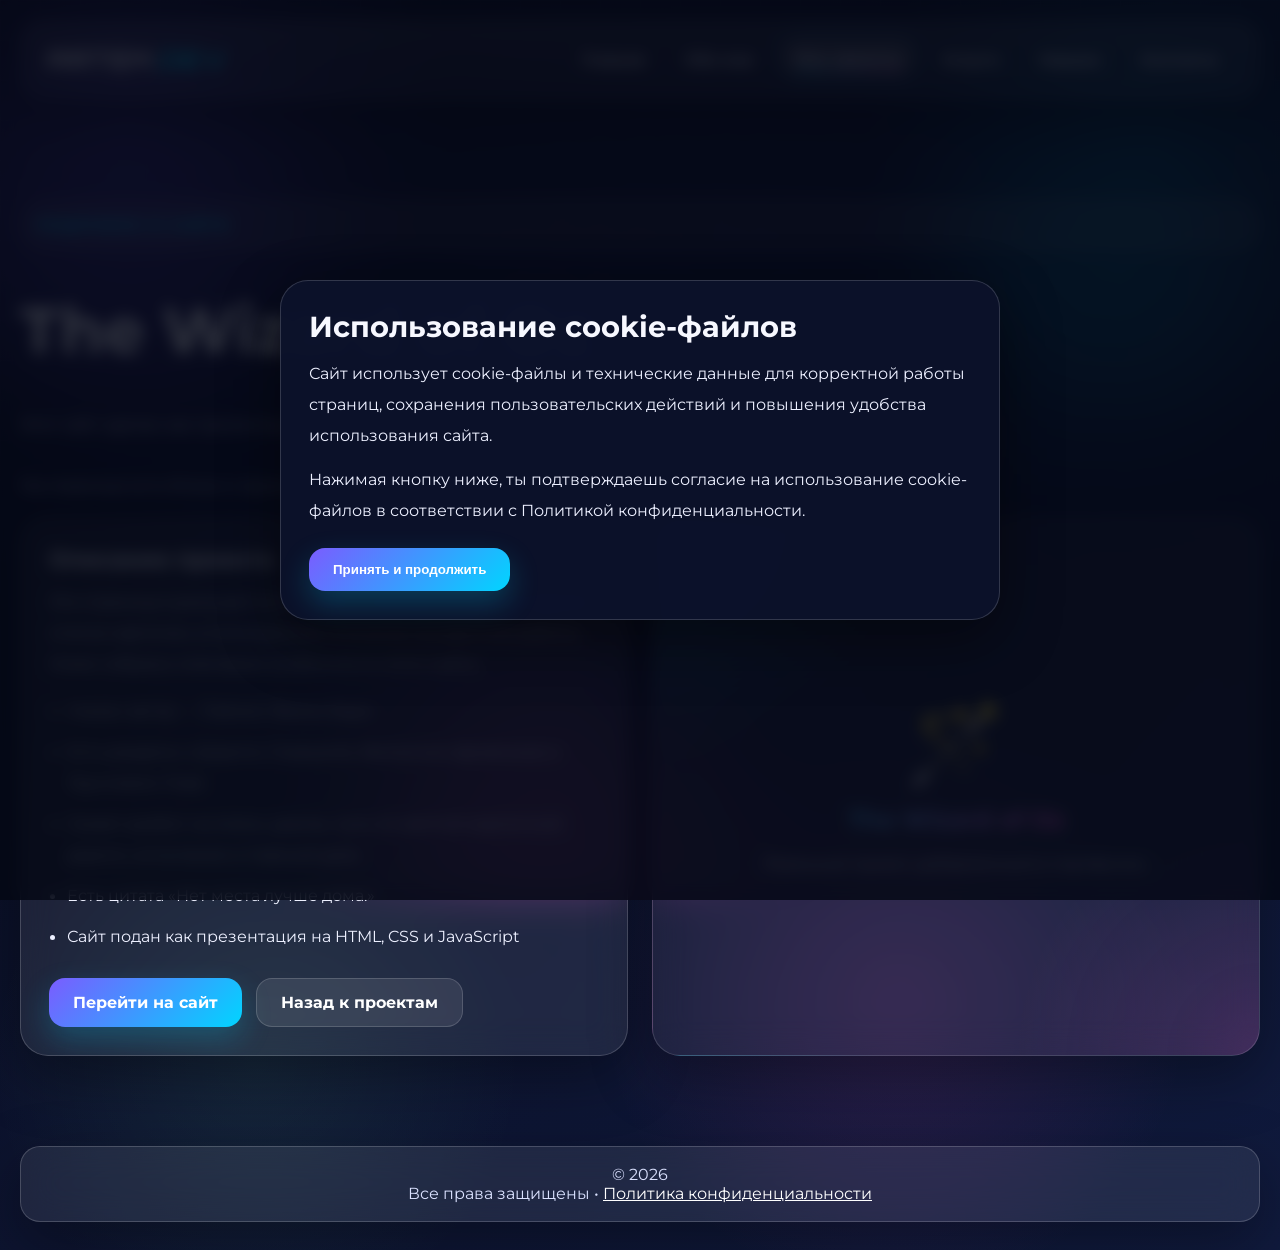
<file: site-wizard-oz.html>
<!DOCTYPE html>
<html lang="ru">
<head>
  <meta charset="UTF-8" />
  <meta name="viewport" content="width=device-width, initial-scale=1.0" />
  <title>The Wizard of Oz — Артём Картузов</title>
  <link rel="preconnect" href="https://fonts.googleapis.com">
  <link rel="preconnect" href="https://fonts.gstatic.com" crossorigin>
  <link href="https://fonts.googleapis.com/css2?family=Montserrat:wght@400;500;700;800&family=Orbitron:wght@500;700&display=swap" rel="stylesheet">
  <style>
*{margin:0;padding:0;box-sizing:border-box}
:root{
  --bg:#050816;--bg2:#0d1430;--bg3:#101a3d;--text:#f7f8ff;--muted:#c7d2ff;
  --accent1:#7a5cff;--accent2:#00d5ff;--accent3:#ff4fd2;--accent4:#7dffb3;
  --glass:rgba(255,255,255,.08);--border:rgba(255,255,255,.18);--shadow:0 20px 60px rgba(0,0,0,.35)
}
html{scroll-behavior:smooth}
body{
  font-family:'Montserrat',sans-serif;
  background:
    radial-gradient(circle at 10% 10%, rgba(122,92,255,.22), transparent 20%),
    radial-gradient(circle at 90% 12%, rgba(0,213,255,.16), transparent 18%),
    radial-gradient(circle at 70% 80%, rgba(255,79,210,.12), transparent 22%),
    radial-gradient(circle at 20% 85%, rgba(125,255,179,.08), transparent 18%),
    linear-gradient(135deg,var(--bg),var(--bg2),var(--bg3));
  color:var(--text);min-height:100vh;overflow-x:hidden
}
body.cookies-locked{overflow:hidden}
.bg-animation{
  position:fixed;inset:0;z-index:-4;
  background:
    radial-gradient(circle at 20% 20%, rgba(122,92,255,.08), transparent 25%),
    radial-gradient(circle at 80% 30%, rgba(0,213,255,.07), transparent 25%),
    radial-gradient(circle at 50% 80%, rgba(255,79,210,.07), transparent 28%);
  background-size:200% 200%;animation:bgShift 14s ease infinite
}
.grid-overlay{
  position:fixed;inset:0;z-index:-3;pointer-events:none;
  background-image:linear-gradient(rgba(255,255,255,.03) 1px, transparent 1px),linear-gradient(90deg, rgba(255,255,255,.03) 1px, transparent 1px);
  background-size:40px 40px;mask-image:linear-gradient(to bottom, rgba(0,0,0,.9), rgba(0,0,0,.35))
}
.orbs{position:fixed;inset:0;z-index:-2;overflow:hidden;pointer-events:none}
.orb{position:absolute;border-radius:50%;filter:blur(70px);opacity:.22;animation:floatOrb 16s ease-in-out infinite}
.orb1{width:340px;height:340px;left:-60px;top:50px;background:var(--accent1)}
.orb2{width:280px;height:280px;right:40px;top:140px;background:var(--accent2);animation-delay:-4s}
.orb3{width:320px;height:320px;left:30%;bottom:-100px;background:var(--accent3);animation-delay:-8s}
.glass{background:var(--glass);backdrop-filter:blur(18px);-webkit-backdrop-filter:blur(18px);border:1px solid var(--border);box-shadow:var(--shadow)}
.header{
  width:calc(100% - 40px);max-width:1260px;margin:20px auto 0;border-radius:24px;padding:18px 26px;
  display:flex;justify-content:space-between;align-items:center;position:sticky;top:14px;z-index:50;
  background:linear-gradient(180deg, rgba(255,255,255,.11), rgba(255,255,255,.06))
}
.logo{font-family:'Orbitron',sans-serif;font-size:1.55rem;font-weight:700;letter-spacing:1px}
.logo span{color:var(--accent2)}
.nav{display:flex;gap:10px;flex-wrap:wrap;justify-content:center}
.nav a{
  color:var(--text);text-decoration:none;padding:11px 15px;border-radius:999px;transition:.35s ease;position:relative;
  font-weight:600;font-size:.95rem
}
.nav a::after{
  content:"";position:absolute;left:16px;right:16px;bottom:7px;height:2px;border-radius:10px;
  background:linear-gradient(90deg,var(--accent2),var(--accent3));transform:scaleX(0);transition:.35s ease
}
.nav a:hover,.nav a.active{background:rgba(255,255,255,.12);transform:translateY(-2px);box-shadow:0 0 25px rgba(0,213,255,.18)}
.nav a:hover::after,.nav a.active::after{transform:scaleX(1)}
main{width:min(1260px, calc(100% - 40px));margin:44px auto 90px}
.hero,.page-hero{display:grid;grid-template-columns:1.18fr .82fr;gap:30px;align-items:center;min-height:80vh}
.page-hero{grid-template-columns:1fr;min-height:auto;padding:58px 0 16px}
.hero-badge{
  display:inline-block;padding:10px 16px;border-radius:999px;border:1px solid rgba(255,255,255,.18);
  background:rgba(255,255,255,.07);color:var(--accent2);font-size:.88rem;font-weight:700;letter-spacing:2px;margin-bottom:18px
}
.hero h1,.page-hero h1{font-size:clamp(2.4rem,5vw,5.1rem);line-height:1.02;margin-bottom:16px}
.hero h1 span,.gradient-text{
  background:linear-gradient(90deg,var(--accent2),var(--accent3),#ffffff,var(--accent4));
  -webkit-background-clip:text;-webkit-text-fill-color:transparent;background-size:250% auto;animation:shine 6s linear infinite
}
.hero h2{font-size:clamp(1.2rem,2.2vw,2rem);color:var(--muted);margin-bottom:18px}
p,.lead,.card p,.service-card p,.project-card p,.timeline-item p,.detail-list li,.policy-card li,.feature-card p,.long-card p{font-size:1.02rem;line-height:1.9;color:#edf0ff}
.hero-buttons,.chip-row,.info-pills{display:flex;gap:14px;flex-wrap:wrap;margin-top:26px}
.btn{
  display:inline-flex;align-items:center;justify-content:center;gap:8px;text-decoration:none;padding:14px 24px;border-radius:16px;
  font-weight:700;transition:transform .35s ease, box-shadow .35s ease, background .35s ease;border:none;cursor:pointer
}
.btn:hover{transform:translateY(-4px) scale(1.02)}
.btn-primary{background:linear-gradient(135deg,var(--accent1),var(--accent2));color:#fff;box-shadow:0 12px 30px rgba(0,213,255,.22)}
.btn-secondary{background:rgba(255,255,255,.09);color:#fff;border:1px solid rgba(255,255,255,.16)}
.hero-card,.card,.service-card,.project-card,.detail-card,.contact-card,.policy-card,.feature-card,.long-card{
  border-radius:28px;padding:28px;position:relative;overflow:hidden
}
.hero-card{min-height:360px;display:flex;flex-direction:column;justify-content:center;gap:16px}
.hero-card::before,.project-card::before,.card::before,.service-card::before,.detail-card::before,.contact-card::before,.policy-card::before,.feature-card::before,.long-card::before{
  content:"";position:absolute;inset:auto -20% -60% auto;width:220px;height:220px;border-radius:50%;
  background:radial-gradient(circle, rgba(122,92,255,.12), transparent 70%);pointer-events:none
}
.code-line{font-family:'Orbitron',sans-serif;font-size:clamp(1.2rem,2vw,1.65rem);opacity:.98}
.code-line.accent{color:var(--accent2);text-shadow:0 0 20px rgba(0,213,255,.45)}
.grid-3,.grid-2,.projects-grid,.services-grid,.contact-grid,.policy-grid,.feature-grid,.long-grid{display:grid;gap:22px;margin-top:36px}
.grid-3,.services-grid,.feature-grid{grid-template-columns:repeat(3,1fr)}
.grid-2,.contact-grid,.long-grid{grid-template-columns:repeat(2,1fr)}
.projects-grid{grid-template-columns:repeat(3,1fr)}
.policy-grid{grid-template-columns:1fr}
.card h3,.service-card h3,.project-card h2,.detail-card h2,.policy-card h2,.feature-card h3,.long-card h3{margin-bottom:14px;font-size:1.35rem}
.section-title{margin-top:92px;margin-bottom:20px}
.section-title p{color:var(--accent2);letter-spacing:2px;font-weight:700;margin-bottom:10px}
.section-title h2{font-size:clamp(2rem,3vw,3.1rem)}
.icon{font-size:2rem;margin-bottom:14px}
.project-thumb{
  width:86px;height:86px;border-radius:22px;display:grid;place-items:center;font-size:2.2rem;margin-bottom:18px;
  background:rgba(255,255,255,.09);border:1px solid rgba(255,255,255,.16)
}
.project-glow{
  position:absolute;inset:auto -50px -50px auto;width:180px;height:180px;
  background:radial-gradient(circle, rgba(0,213,255,.36), transparent 70%);filter:blur(10px)
}
.tag{
  display:inline-flex;padding:10px 14px;border-radius:999px;background:rgba(255,255,255,.08);
  border:1px solid rgba(255,255,255,.14);font-size:.92rem
}
.hover-lift{transition:transform .35s ease, box-shadow .35s ease, border-color .35s ease, filter .35s ease}
.hover-lift:hover{transform:translateY(-10px);box-shadow:0 20px 50px rgba(0,0,0,.35),0 0 20px rgba(0,213,255,.22),0 0 42px rgba(122,92,255,.18);border-color:rgba(255,255,255,.32);filter:brightness(1.03)}
.reveal{opacity:0;transform:translateY(42px);transition:opacity .9s ease,transform .9s ease}
.reveal.visible{opacity:1;transform:translateY(0)}
.floating{animation:floatCard 5s ease-in-out infinite}
.timeline-list{display:flex;flex-direction:column;gap:20px;margin-top:20px}
.timeline-item{display:grid;grid-template-columns:90px 1fr;gap:20px;padding:24px;border-radius:24px}
.timeline-item span{font-size:2rem;font-weight:800;color:var(--accent2)}
.footer{
  width:min(1260px, calc(100% - 40px));margin:0 auto 28px;border-radius:20px;text-align:center;padding:18px;color:#dbe2ff
}
.footer-line{display:block}
.footer a{color:#fff}
.scroll-top{
  position:fixed;right:20px;bottom:20px;width:56px;height:56px;border:none;border-radius:50%;font-size:1.4rem;cursor:pointer;color:#fff;
  z-index:120;background:linear-gradient(135deg,var(--accent1),var(--accent2));box-shadow:0 10px 30px rgba(0,213,255,.25);
  opacity:0;pointer-events:none;transform:translateY(20px);transition:.3s ease
}
.scroll-top.show{opacity:1;pointer-events:auto;transform:translateY(0)}
.detail-hero{display:grid;grid-template-columns:1fr 1fr;gap:24px;align-items:stretch}
.preview-box{
  min-height:320px;border-radius:28px;padding:30px;display:flex;align-items:center;justify-content:center;text-align:center;
  background:
    radial-gradient(circle at top left, rgba(0,213,255,.22), transparent 30%),
    radial-gradient(circle at bottom right, rgba(255,79,210,.16), transparent 30%),
    rgba(255,255,255,.06);
  border:1px solid rgba(255,255,255,.14)
}
.preview-box .big-icon{font-size:5rem}
.detail-list,.policy-card ul{margin:16px 0 0 18px}
.detail-list li,.policy-card li{margin-bottom:10px}
.contact-list{display:flex;flex-direction:column;gap:14px;margin-top:12px}
.contact-item{padding:14px 16px;border-radius:18px;background:rgba(255,255,255,.08);border:1px solid rgba(255,255,255,.14)}
.note{margin-top:24px;padding:18px;border-radius:18px;background:rgba(255,255,255,.06);border:1px solid rgba(255,255,255,.12)}
.cookie-overlay{
  position:fixed;inset:0;background:rgba(4,8,20,.82);backdrop-filter:blur(8px);display:none;
  align-items:center;justify-content:center;z-index:1000;padding:20px
}
.cookie-overlay.show{display:flex}
.cookie-box{
  width:min(720px,100%);padding:28px;border-radius:28px;background:rgba(12,18,44,.95);
  border:1px solid rgba(255,255,255,.16);box-shadow:0 20px 60px rgba(0,0,0,.45)
}
.cookie-box h2{margin-bottom:14px;font-size:1.8rem}
.cookie-box p{margin-bottom:14px}
.cookie-box .btn{margin-top:8px}
@keyframes bgShift{0%{background-position:0% 50%}50%{background-position:100% 50%}100%{background-position:0% 50%}}
@keyframes floatCard{0%,100%{transform:translateY(0)}50%{transform:translateY(-14px)}}
@keyframes shine{0%{background-position:0% center}100%{background-position:250% center}}
@keyframes floatOrb{0%,100%{transform:translate(0,0) scale(1)}50%{transform:translate(35px,-30px) scale(1.08)}}
@media (max-width:1100px){
  .hero,.detail-hero,.grid-3,.grid-2,.projects-grid,.services-grid,.contact-grid,.feature-grid,.long-grid{grid-template-columns:1fr}
  .header{flex-direction:column;gap:14px}.hero{min-height:auto;padding-top:26px}
}
@media (max-width:640px){
  .hero h1,.page-hero h1{font-size:2.1rem}
  .hero-card,.card,.service-card,.project-card,.detail-card,.contact-card,.policy-card,.timeline-item,.feature-card,.long-card,.cookie-box{padding:22px}
  .timeline-item{grid-template-columns:1fr}
}
</style>
</head>
<body>
  <div class="bg-animation"></div>
  <div class="grid-overlay"></div>
  <div class="orbs">
    <div class="orb orb1"></div>
    <div class="orb orb2"></div>
    <div class="orb orb3"></div>
  </div>
  <button class="scroll-top" id="scrollTopBtn" aria-label="Наверх">↑</button>
  <header class="header glass">
    <div class="logo">ARTEM<span>.DEV</span></div>
    <nav class="nav"><a href="index.html">Главная</a><a href="about.html">Обо мне</a><a href="projects.html" class="active">Мои проекты</a><a href="services.html">Услуги</a><a href="skills.html">Навыки</a><a href="contacts.html">Контакты</a></nav>
  </header>
  
<main>
  <section class="page-hero reveal">
    <p class="hero-badge">ПОДРОБНО О САЙТЕ</p>
    <h1>The Wizard of Oz</h1>
    <p>Этот сайт сделан как презентация о знаменитой сказке и фильме «Волшебник страны Оз».</p><p>На странице есть блоки о произведении, персонажах, сюжете, главном уроке и значении истории.</p>
  </section>
  <section class="detail-hero reveal">
    <div class="detail-card glass hover-lift">
      <h2>Описание проекта</h2>
      <p>Эта страница нужна для того, чтобы в портфолио был не просто список карточек, а полноценное описание конкретной работы. Ниже собраны ключевые особенности этого сайта.</p>
      <ul class="detail-list"><li>Указан автор — Лаймен Фрэнк Баум</li><li>Есть разделы о Дороти, Страшиле, Железном Дровосеке и Трусливом Льве</li><li>Сюжет разбит на этапы: ураган, путь по жёлтой кирпичной дороге, испытания и главный урок</li><li>Есть цитата «Нет места лучше дома.»</li><li>Сайт подан как презентация на HTML, CSS и JavaScript</li></ul>
      <div class="hero-buttons">
        <a href="https://fyrvex-code.github.io/wizard-oz/" class="btn btn-primary" target="_blank">Перейти на сайт</a>
        <a href="projects.html" class="btn btn-secondary">Назад к проектам</a>
      </div>
    </div>
    <div class="preview-box glass hover-lift">
      <div><div class="big-icon">🪄</div><h2 class="gradient-text" style="margin-top:14px">The Wizard of Oz</h2><p style="margin-top:14px">Реальный проект, добавленный в портфолио.</p></div>
    </div>
  </section>
</main>

  
  <footer class="footer glass">
    <span class="footer-line">© 2026</span>
    <span class="footer-line">Все права защищены • <a href="privacy.html">Политика конфиденциальности</a></span>
  </footer>

  
  <div class="cookie-overlay" id="cookieOverlay">
    <div class="cookie-box">
      <h2>Использование cookie-файлов</h2>
      <p>Сайт использует cookie-файлы и технические данные для корректной работы страниц, сохранения пользовательских действий и повышения удобства использования сайта.</p>
      <p>Нажимая кнопку ниже, ты подтверждаешь согласие на использование cookie-файлов в соответствии с Политикой конфиденциальности.</p>
      <button class="btn btn-primary" id="acceptCookiesBtn">Принять и продолжить</button>
    </div>
  </div>

  <script>
document.addEventListener('DOMContentLoaded', () => {
  const revealElements = document.querySelectorAll('.reveal');
  const revealOnScroll = () => {
    const trigger = window.innerHeight * 0.85;
    revealElements.forEach(el => {
      const rect = el.getBoundingClientRect();
      if (rect.top < trigger) el.classList.add('visible');
    });
  };
  revealOnScroll();
  window.addEventListener('scroll', revealOnScroll);
const scrollTopBtn = document.getElementById('scrollTopBtn');
  if (scrollTopBtn) {
    const toggleButton = () => {
      if (window.scrollY > 260) scrollTopBtn.classList.add('show');
      else scrollTopBtn.classList.remove('show');
    };
    toggleButton();
    window.addEventListener('scroll', toggleButton);
    scrollTopBtn.addEventListener('click', () => window.scrollTo({ top: 0, behavior: 'smooth' }));
  }

  document.querySelectorAll('a[href]').forEach(link => {
    link.addEventListener('click', () => {
      try {
        const url = new URL(link.href, window.location.href);
        const sameOrigin = url.origin === window.location.origin;
        const isHtml = url.pathname.endsWith('.html') || url.pathname === '/' || url.pathname === '';
        if (sameOrigin && isHtml) sessionStorage.setItem('skipCookieOnce', '1');
      } catch (e) {}
    });
  });

  const cookieOverlay = document.getElementById('cookieOverlay');
  const acceptCookiesBtn = document.getElementById('acceptCookiesBtn');
  const shouldSkipCookie = sessionStorage.getItem('skipCookieOnce') === '1';

  if (cookieOverlay && !shouldSkipCookie) {
    cookieOverlay.classList.add('show');
    document.body.classList.add('cookies-locked');
  }
  if (shouldSkipCookie) {
    sessionStorage.removeItem('skipCookieOnce');
  }

  if (acceptCookiesBtn && cookieOverlay) {
    acceptCookiesBtn.addEventListener('click', () => {
      cookieOverlay.classList.remove('show');
      document.body.classList.remove('cookies-locked');
    });
  }

  const createParticle = () => {
    const particle = document.createElement('span');
    particle.style.position = 'fixed';
    particle.style.width = `${Math.random() * 6 + 4}px`;
    particle.style.height = particle.style.width;
    particle.style.left = `${Math.random() * window.innerWidth}px`;
    particle.style.top = `${window.innerHeight + 20}px`;
    particle.style.borderRadius = '50%';
    particle.style.pointerEvents = 'none';
    particle.style.background = Math.random() > 0.5 ? 'rgba(0, 213, 255, 0.8)' : 'rgba(255, 79, 210, 0.75)';
    particle.style.boxShadow = '0 0 20px currentColor';
    particle.style.zIndex = '-1';
    particle.style.opacity = '0.7';
    particle.style.transition = 'transform 6s linear, opacity 6s linear, top 6s linear';
    document.body.appendChild(particle);
    requestAnimationFrame(() => {
      particle.style.top = '-40px';
      particle.style.transform = `translateX(${(Math.random() - 0.5) * 220}px) scale(${Math.random() * 1.5 + 0.6})`;
      particle.style.opacity = '0';
    });
    setTimeout(() => particle.remove(), 6000);
  };
  setInterval(createParticle, 420);
});
</script>
</body>
</html>
</file>
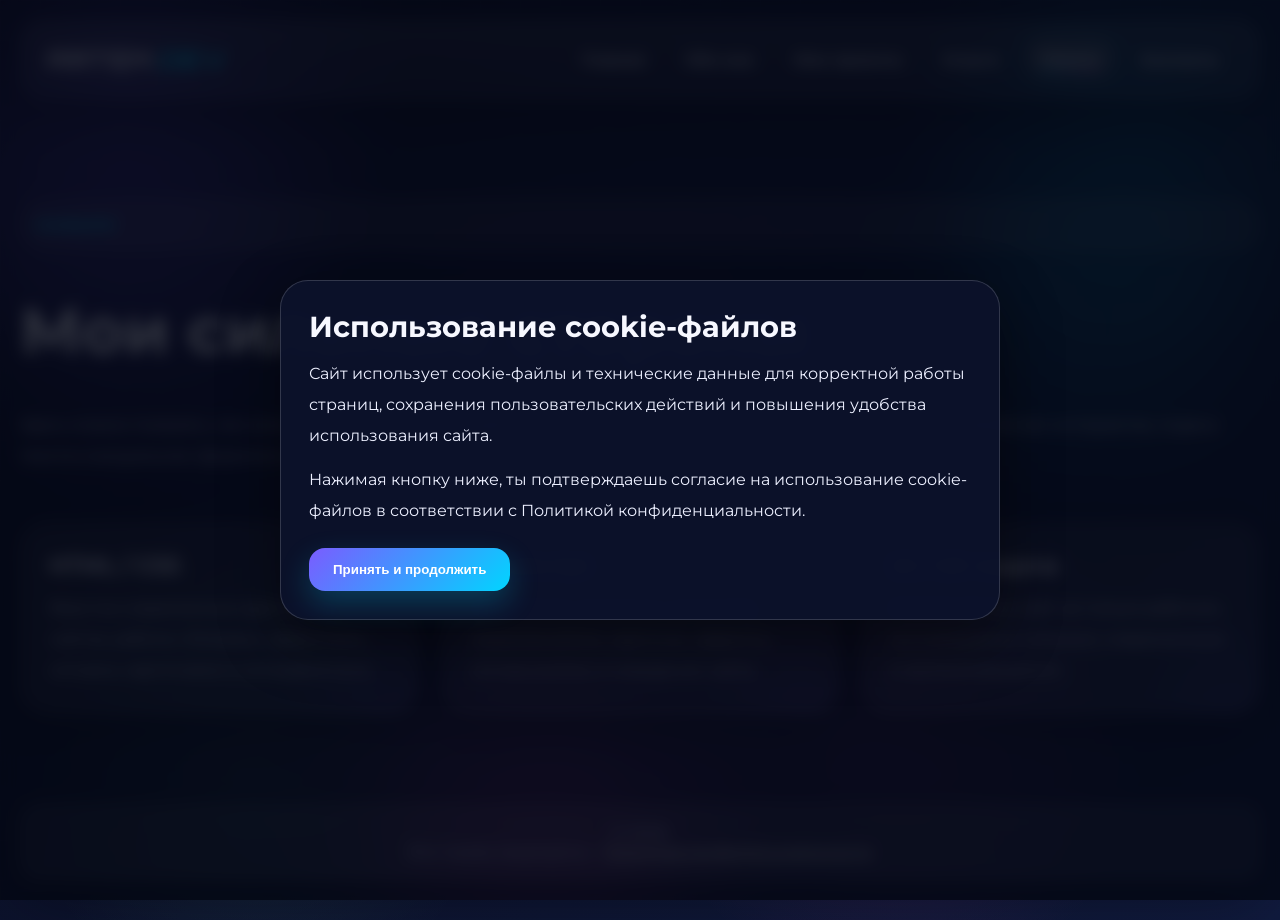
<file: skills.html>
<!DOCTYPE html>
<html lang="ru">
<head>
  <meta charset="UTF-8" />
  <meta name="viewport" content="width=device-width, initial-scale=1.0" />
  <title>Навыки — Артём Картузов</title>
  <link rel="preconnect" href="https://fonts.googleapis.com">
  <link rel="preconnect" href="https://fonts.gstatic.com" crossorigin>
  <link href="https://fonts.googleapis.com/css2?family=Montserrat:wght@400;500;700;800&family=Orbitron:wght@500;700&display=swap" rel="stylesheet">
  <style>
*{margin:0;padding:0;box-sizing:border-box}
:root{
  --bg:#050816;--bg2:#0d1430;--bg3:#101a3d;--text:#f7f8ff;--muted:#c7d2ff;
  --accent1:#7a5cff;--accent2:#00d5ff;--accent3:#ff4fd2;--accent4:#7dffb3;
  --glass:rgba(255,255,255,.08);--border:rgba(255,255,255,.18);--shadow:0 20px 60px rgba(0,0,0,.35)
}
html{scroll-behavior:smooth}
body{
  font-family:'Montserrat',sans-serif;
  background:
    radial-gradient(circle at 10% 10%, rgba(122,92,255,.22), transparent 20%),
    radial-gradient(circle at 90% 12%, rgba(0,213,255,.16), transparent 18%),
    radial-gradient(circle at 70% 80%, rgba(255,79,210,.12), transparent 22%),
    radial-gradient(circle at 20% 85%, rgba(125,255,179,.08), transparent 18%),
    linear-gradient(135deg,var(--bg),var(--bg2),var(--bg3));
  color:var(--text);min-height:100vh;overflow-x:hidden
}
body.cookies-locked{overflow:hidden}
.bg-animation{
  position:fixed;inset:0;z-index:-4;
  background:
    radial-gradient(circle at 20% 20%, rgba(122,92,255,.08), transparent 25%),
    radial-gradient(circle at 80% 30%, rgba(0,213,255,.07), transparent 25%),
    radial-gradient(circle at 50% 80%, rgba(255,79,210,.07), transparent 28%);
  background-size:200% 200%;animation:bgShift 14s ease infinite
}
.grid-overlay{
  position:fixed;inset:0;z-index:-3;pointer-events:none;
  background-image:linear-gradient(rgba(255,255,255,.03) 1px, transparent 1px),linear-gradient(90deg, rgba(255,255,255,.03) 1px, transparent 1px);
  background-size:40px 40px;mask-image:linear-gradient(to bottom, rgba(0,0,0,.9), rgba(0,0,0,.35))
}
.orbs{position:fixed;inset:0;z-index:-2;overflow:hidden;pointer-events:none}
.orb{position:absolute;border-radius:50%;filter:blur(70px);opacity:.22;animation:floatOrb 16s ease-in-out infinite}
.orb1{width:340px;height:340px;left:-60px;top:50px;background:var(--accent1)}
.orb2{width:280px;height:280px;right:40px;top:140px;background:var(--accent2);animation-delay:-4s}
.orb3{width:320px;height:320px;left:30%;bottom:-100px;background:var(--accent3);animation-delay:-8s}
.glass{background:var(--glass);backdrop-filter:blur(18px);-webkit-backdrop-filter:blur(18px);border:1px solid var(--border);box-shadow:var(--shadow)}
.header{
  width:calc(100% - 40px);max-width:1260px;margin:20px auto 0;border-radius:24px;padding:18px 26px;
  display:flex;justify-content:space-between;align-items:center;position:sticky;top:14px;z-index:50;
  background:linear-gradient(180deg, rgba(255,255,255,.11), rgba(255,255,255,.06))
}
.logo{font-family:'Orbitron',sans-serif;font-size:1.55rem;font-weight:700;letter-spacing:1px}
.logo span{color:var(--accent2)}
.nav{display:flex;gap:10px;flex-wrap:wrap;justify-content:center}
.nav a{
  color:var(--text);text-decoration:none;padding:11px 15px;border-radius:999px;transition:.35s ease;position:relative;
  font-weight:600;font-size:.95rem
}
.nav a::after{
  content:"";position:absolute;left:16px;right:16px;bottom:7px;height:2px;border-radius:10px;
  background:linear-gradient(90deg,var(--accent2),var(--accent3));transform:scaleX(0);transition:.35s ease
}
.nav a:hover,.nav a.active{background:rgba(255,255,255,.12);transform:translateY(-2px);box-shadow:0 0 25px rgba(0,213,255,.18)}
.nav a:hover::after,.nav a.active::after{transform:scaleX(1)}
main{width:min(1260px, calc(100% - 40px));margin:44px auto 90px}
.hero,.page-hero{display:grid;grid-template-columns:1.18fr .82fr;gap:30px;align-items:center;min-height:80vh}
.page-hero{grid-template-columns:1fr;min-height:auto;padding:58px 0 16px}
.hero-badge{
  display:inline-block;padding:10px 16px;border-radius:999px;border:1px solid rgba(255,255,255,.18);
  background:rgba(255,255,255,.07);color:var(--accent2);font-size:.88rem;font-weight:700;letter-spacing:2px;margin-bottom:18px
}
.hero h1,.page-hero h1{font-size:clamp(2.4rem,5vw,5.1rem);line-height:1.02;margin-bottom:16px}
.hero h1 span,.gradient-text{
  background:linear-gradient(90deg,var(--accent2),var(--accent3),#ffffff,var(--accent4));
  -webkit-background-clip:text;-webkit-text-fill-color:transparent;background-size:250% auto;animation:shine 6s linear infinite
}
.hero h2{font-size:clamp(1.2rem,2.2vw,2rem);color:var(--muted);margin-bottom:18px}
p,.lead,.card p,.service-card p,.project-card p,.timeline-item p,.detail-list li,.policy-card li,.feature-card p,.long-card p{font-size:1.02rem;line-height:1.9;color:#edf0ff}
.hero-buttons,.chip-row,.info-pills{display:flex;gap:14px;flex-wrap:wrap;margin-top:26px}
.btn{
  display:inline-flex;align-items:center;justify-content:center;gap:8px;text-decoration:none;padding:14px 24px;border-radius:16px;
  font-weight:700;transition:transform .35s ease, box-shadow .35s ease, background .35s ease;border:none;cursor:pointer
}
.btn:hover{transform:translateY(-4px) scale(1.02)}
.btn-primary{background:linear-gradient(135deg,var(--accent1),var(--accent2));color:#fff;box-shadow:0 12px 30px rgba(0,213,255,.22)}
.btn-secondary{background:rgba(255,255,255,.09);color:#fff;border:1px solid rgba(255,255,255,.16)}
.hero-card,.card,.service-card,.project-card,.detail-card,.contact-card,.policy-card,.feature-card,.long-card{
  border-radius:28px;padding:28px;position:relative;overflow:hidden
}
.hero-card{min-height:360px;display:flex;flex-direction:column;justify-content:center;gap:16px}
.hero-card::before,.project-card::before,.card::before,.service-card::before,.detail-card::before,.contact-card::before,.policy-card::before,.feature-card::before,.long-card::before{
  content:"";position:absolute;inset:auto -20% -60% auto;width:220px;height:220px;border-radius:50%;
  background:radial-gradient(circle, rgba(122,92,255,.12), transparent 70%);pointer-events:none
}
.code-line{font-family:'Orbitron',sans-serif;font-size:clamp(1.2rem,2vw,1.65rem);opacity:.98}
.code-line.accent{color:var(--accent2);text-shadow:0 0 20px rgba(0,213,255,.45)}
.grid-3,.grid-2,.projects-grid,.services-grid,.contact-grid,.policy-grid,.feature-grid,.long-grid{display:grid;gap:22px;margin-top:36px}
.grid-3,.services-grid,.feature-grid{grid-template-columns:repeat(3,1fr)}
.grid-2,.contact-grid,.long-grid{grid-template-columns:repeat(2,1fr)}
.projects-grid{grid-template-columns:repeat(3,1fr)}
.policy-grid{grid-template-columns:1fr}
.card h3,.service-card h3,.project-card h2,.detail-card h2,.policy-card h2,.feature-card h3,.long-card h3{margin-bottom:14px;font-size:1.35rem}
.section-title{margin-top:92px;margin-bottom:20px}
.section-title p{color:var(--accent2);letter-spacing:2px;font-weight:700;margin-bottom:10px}
.section-title h2{font-size:clamp(2rem,3vw,3.1rem)}
.icon{font-size:2rem;margin-bottom:14px}
.project-thumb{
  width:86px;height:86px;border-radius:22px;display:grid;place-items:center;font-size:2.2rem;margin-bottom:18px;
  background:rgba(255,255,255,.09);border:1px solid rgba(255,255,255,.16)
}
.project-glow{
  position:absolute;inset:auto -50px -50px auto;width:180px;height:180px;
  background:radial-gradient(circle, rgba(0,213,255,.36), transparent 70%);filter:blur(10px)
}
.tag{
  display:inline-flex;padding:10px 14px;border-radius:999px;background:rgba(255,255,255,.08);
  border:1px solid rgba(255,255,255,.14);font-size:.92rem
}
.hover-lift{transition:transform .35s ease, box-shadow .35s ease, border-color .35s ease, filter .35s ease}
.hover-lift:hover{transform:translateY(-10px);box-shadow:0 20px 50px rgba(0,0,0,.35),0 0 20px rgba(0,213,255,.22),0 0 42px rgba(122,92,255,.18);border-color:rgba(255,255,255,.32);filter:brightness(1.03)}
.reveal{opacity:0;transform:translateY(42px);transition:opacity .9s ease,transform .9s ease}
.reveal.visible{opacity:1;transform:translateY(0)}
.floating{animation:floatCard 5s ease-in-out infinite}
.timeline-list{display:flex;flex-direction:column;gap:20px;margin-top:20px}
.timeline-item{display:grid;grid-template-columns:90px 1fr;gap:20px;padding:24px;border-radius:24px}
.timeline-item span{font-size:2rem;font-weight:800;color:var(--accent2)}
.footer{
  width:min(1260px, calc(100% - 40px));margin:0 auto 28px;border-radius:20px;text-align:center;padding:18px;color:#dbe2ff
}
.footer-line{display:block}
.footer a{color:#fff}
.scroll-top{
  position:fixed;right:20px;bottom:20px;width:56px;height:56px;border:none;border-radius:50%;font-size:1.4rem;cursor:pointer;color:#fff;
  z-index:120;background:linear-gradient(135deg,var(--accent1),var(--accent2));box-shadow:0 10px 30px rgba(0,213,255,.25);
  opacity:0;pointer-events:none;transform:translateY(20px);transition:.3s ease
}
.scroll-top.show{opacity:1;pointer-events:auto;transform:translateY(0)}
.detail-hero{display:grid;grid-template-columns:1fr 1fr;gap:24px;align-items:stretch}
.preview-box{
  min-height:320px;border-radius:28px;padding:30px;display:flex;align-items:center;justify-content:center;text-align:center;
  background:
    radial-gradient(circle at top left, rgba(0,213,255,.22), transparent 30%),
    radial-gradient(circle at bottom right, rgba(255,79,210,.16), transparent 30%),
    rgba(255,255,255,.06);
  border:1px solid rgba(255,255,255,.14)
}
.preview-box .big-icon{font-size:5rem}
.detail-list,.policy-card ul{margin:16px 0 0 18px}
.detail-list li,.policy-card li{margin-bottom:10px}
.contact-list{display:flex;flex-direction:column;gap:14px;margin-top:12px}
.contact-item{padding:14px 16px;border-radius:18px;background:rgba(255,255,255,.08);border:1px solid rgba(255,255,255,.14)}
.note{margin-top:24px;padding:18px;border-radius:18px;background:rgba(255,255,255,.06);border:1px solid rgba(255,255,255,.12)}
.cookie-overlay{
  position:fixed;inset:0;background:rgba(4,8,20,.82);backdrop-filter:blur(8px);display:none;
  align-items:center;justify-content:center;z-index:1000;padding:20px
}
.cookie-overlay.show{display:flex}
.cookie-box{
  width:min(720px,100%);padding:28px;border-radius:28px;background:rgba(12,18,44,.95);
  border:1px solid rgba(255,255,255,.16);box-shadow:0 20px 60px rgba(0,0,0,.45)
}
.cookie-box h2{margin-bottom:14px;font-size:1.8rem}
.cookie-box p{margin-bottom:14px}
.cookie-box .btn{margin-top:8px}
@keyframes bgShift{0%{background-position:0% 50%}50%{background-position:100% 50%}100%{background-position:0% 50%}}
@keyframes floatCard{0%,100%{transform:translateY(0)}50%{transform:translateY(-14px)}}
@keyframes shine{0%{background-position:0% center}100%{background-position:250% center}}
@keyframes floatOrb{0%,100%{transform:translate(0,0) scale(1)}50%{transform:translate(35px,-30px) scale(1.08)}}
@media (max-width:1100px){
  .hero,.detail-hero,.grid-3,.grid-2,.projects-grid,.services-grid,.contact-grid,.feature-grid,.long-grid{grid-template-columns:1fr}
  .header{flex-direction:column;gap:14px}.hero{min-height:auto;padding-top:26px}
}
@media (max-width:640px){
  .hero h1,.page-hero h1{font-size:2.1rem}
  .hero-card,.card,.service-card,.project-card,.detail-card,.contact-card,.policy-card,.timeline-item,.feature-card,.long-card,.cookie-box{padding:22px}
  .timeline-item{grid-template-columns:1fr}
}
</style>
</head>
<body>
  <div class="bg-animation"></div>
  <div class="grid-overlay"></div>
  <div class="orbs">
    <div class="orb orb1"></div>
    <div class="orb orb2"></div>
    <div class="orb orb3"></div>
  </div>
  <button class="scroll-top" id="scrollTopBtn" aria-label="Наверх">↑</button>
  <header class="header glass">
    <div class="logo">ARTEM<span>.DEV</span></div>
    <nav class="nav"><a href="index.html">Главная</a><a href="about.html">Обо мне</a><a href="projects.html">Мои проекты</a><a href="services.html">Услуги</a><a href="skills.html" class="active">Навыки</a><a href="contacts.html">Контакты</a></nav>
  </header>
  
<main>
  <section class="page-hero reveal">
    <p class="hero-badge">НАВЫКИ</p>
    <h1>Мои сильные стороны</h1>
    <p>Здесь можно показать, чем именно я полезен как разработчик. В моих проектах сочетаются верстка, анимации, JavaScript-интерактив, подача текста и визуальное оформление.</p>
  </section>
  <section class="grid-3 reveal">
    <div class="card glass hover-lift"><h3>HTML / CSS</h3><p>Верстка современных адаптивных сайтов, работа с блоками, эффектами, сетками, карточками и интерфейсами.</p></div>
    <div class="card glass hover-lift"><h3>JavaScript</h3><p>Интерактив, анимации, динамика, переключатели, карточки, эффекты, логика кнопок и поведения сайта.</p></div>
    <div class="card glass hover-lift"><h3>UI / UX подача</h3><p>Умение делать сайт не только рабочим, но и визуально сильным, современным и запоминающимся.</p></div>
  </section>
</main>

  
  <footer class="footer glass">
    <span class="footer-line">© 2026</span>
    <span class="footer-line">Все права защищены • <a href="privacy.html">Политика конфиденциальности</a></span>
  </footer>

  
  <div class="cookie-overlay" id="cookieOverlay">
    <div class="cookie-box">
      <h2>Использование cookie-файлов</h2>
      <p>Сайт использует cookie-файлы и технические данные для корректной работы страниц, сохранения пользовательских действий и повышения удобства использования сайта.</p>
      <p>Нажимая кнопку ниже, ты подтверждаешь согласие на использование cookie-файлов в соответствии с Политикой конфиденциальности.</p>
      <button class="btn btn-primary" id="acceptCookiesBtn">Принять и продолжить</button>
    </div>
  </div>

  <script>
document.addEventListener('DOMContentLoaded', () => {
  const revealElements = document.querySelectorAll('.reveal');
  const revealOnScroll = () => {
    const trigger = window.innerHeight * 0.85;
    revealElements.forEach(el => {
      const rect = el.getBoundingClientRect();
      if (rect.top < trigger) el.classList.add('visible');
    });
  };
  revealOnScroll();
  window.addEventListener('scroll', revealOnScroll);
const scrollTopBtn = document.getElementById('scrollTopBtn');
  if (scrollTopBtn) {
    const toggleButton = () => {
      if (window.scrollY > 260) scrollTopBtn.classList.add('show');
      else scrollTopBtn.classList.remove('show');
    };
    toggleButton();
    window.addEventListener('scroll', toggleButton);
    scrollTopBtn.addEventListener('click', () => window.scrollTo({ top: 0, behavior: 'smooth' }));
  }

  document.querySelectorAll('a[href]').forEach(link => {
    link.addEventListener('click', () => {
      try {
        const url = new URL(link.href, window.location.href);
        const sameOrigin = url.origin === window.location.origin;
        const isHtml = url.pathname.endsWith('.html') || url.pathname === '/' || url.pathname === '';
        if (sameOrigin && isHtml) sessionStorage.setItem('skipCookieOnce', '1');
      } catch (e) {}
    });
  });

  const cookieOverlay = document.getElementById('cookieOverlay');
  const acceptCookiesBtn = document.getElementById('acceptCookiesBtn');
  const shouldSkipCookie = sessionStorage.getItem('skipCookieOnce') === '1';

  if (cookieOverlay && !shouldSkipCookie) {
    cookieOverlay.classList.add('show');
    document.body.classList.add('cookies-locked');
  }
  if (shouldSkipCookie) {
    sessionStorage.removeItem('skipCookieOnce');
  }

  if (acceptCookiesBtn && cookieOverlay) {
    acceptCookiesBtn.addEventListener('click', () => {
      cookieOverlay.classList.remove('show');
      document.body.classList.remove('cookies-locked');
    });
  }

  const createParticle = () => {
    const particle = document.createElement('span');
    particle.style.position = 'fixed';
    particle.style.width = `${Math.random() * 6 + 4}px`;
    particle.style.height = particle.style.width;
    particle.style.left = `${Math.random() * window.innerWidth}px`;
    particle.style.top = `${window.innerHeight + 20}px`;
    particle.style.borderRadius = '50%';
    particle.style.pointerEvents = 'none';
    particle.style.background = Math.random() > 0.5 ? 'rgba(0, 213, 255, 0.8)' : 'rgba(255, 79, 210, 0.75)';
    particle.style.boxShadow = '0 0 20px currentColor';
    particle.style.zIndex = '-1';
    particle.style.opacity = '0.7';
    particle.style.transition = 'transform 6s linear, opacity 6s linear, top 6s linear';
    document.body.appendChild(particle);
    requestAnimationFrame(() => {
      particle.style.top = '-40px';
      particle.style.transform = `translateX(${(Math.random() - 0.5) * 220}px) scale(${Math.random() * 1.5 + 0.6})`;
      particle.style.opacity = '0';
    });
    setTimeout(() => particle.remove(), 6000);
  };
  setInterval(createParticle, 420);
});
</script>
</body>
</html>
</file>
